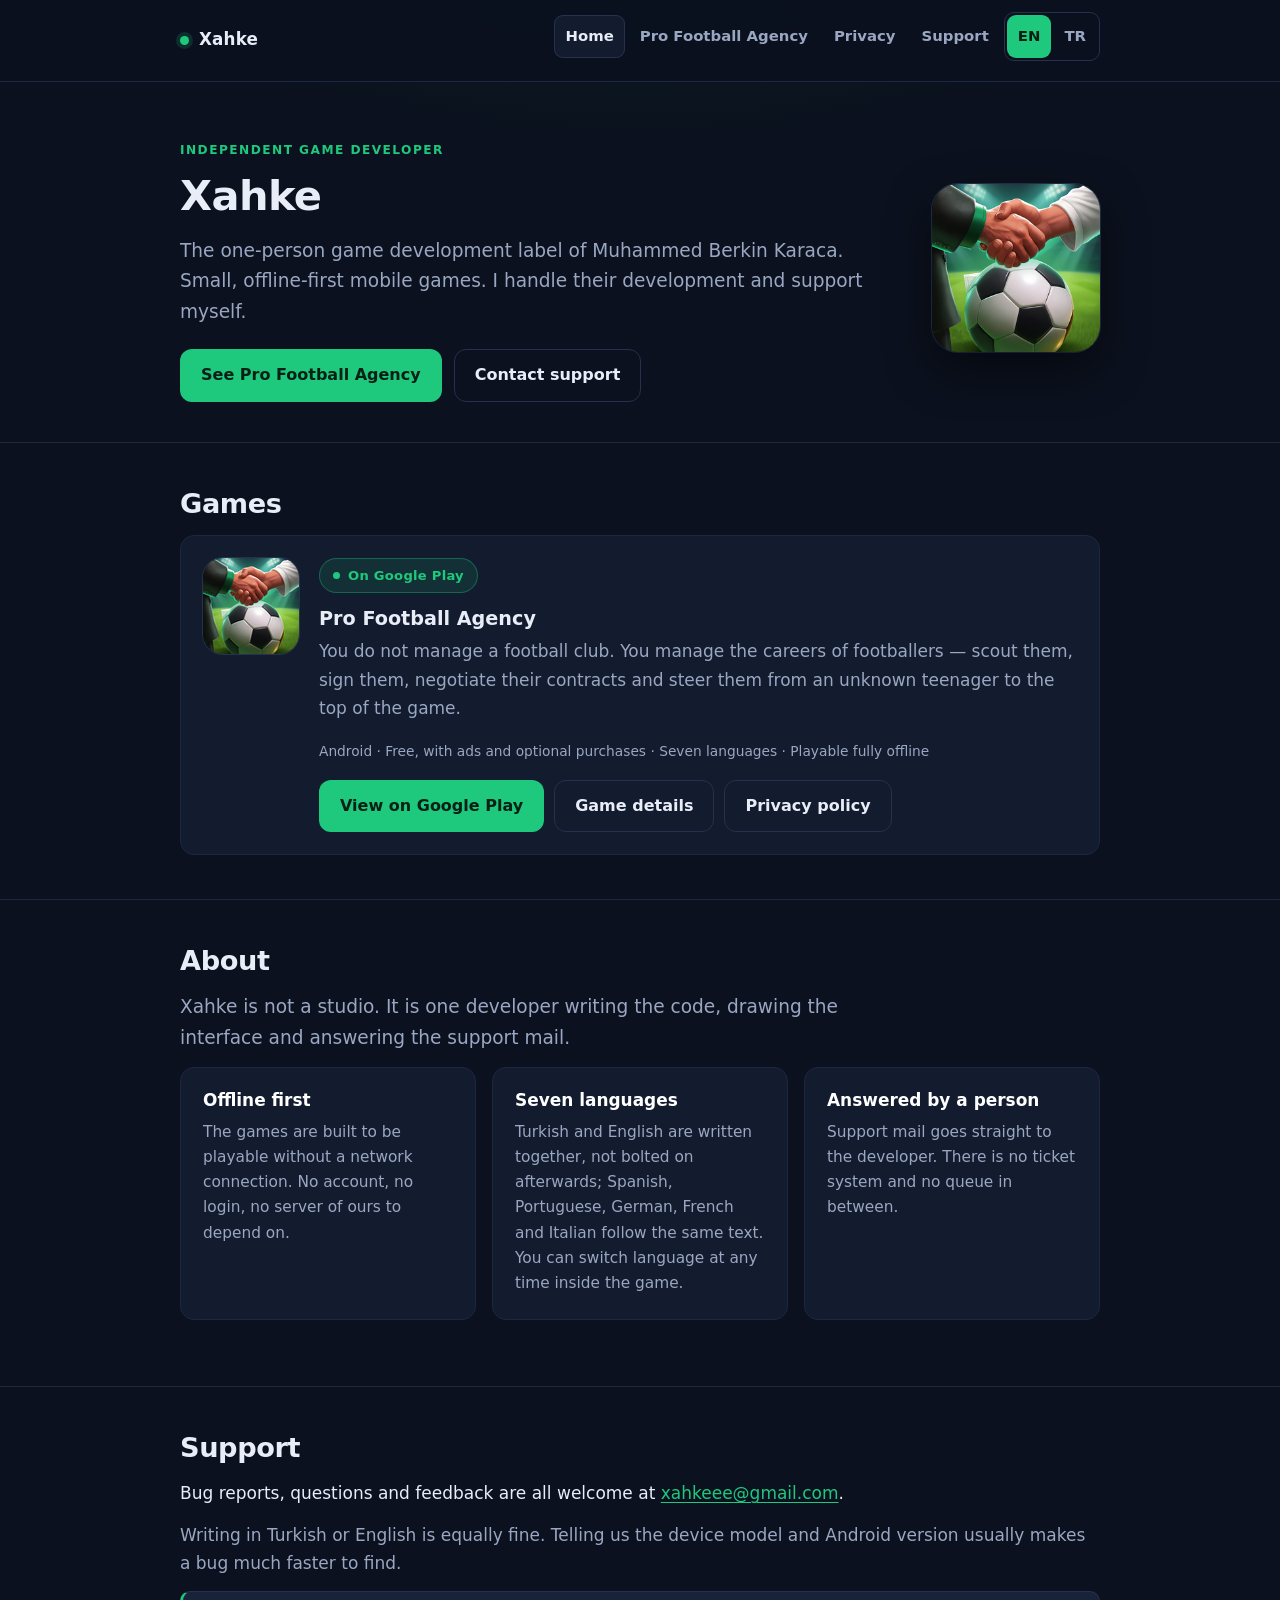
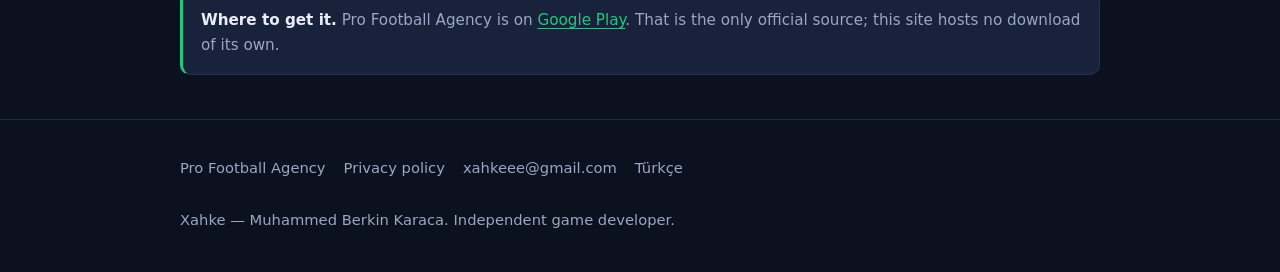
<file: index.html>
<!DOCTYPE html>
<html lang="en">
<head>
<meta charset="utf-8">
<meta name="viewport" content="width=device-width, initial-scale=1, viewport-fit=cover">
<title>Xahke — Independent game developer</title>
<meta name="description" content="Xahke is the independent game development label of Muhammed Berkin Karaca. Maker of Pro Football Agency, a football agent simulation for Android, available on Google Play.">
<meta name="theme-color" content="#0B111E">
<link rel="icon" href="/assets/img/favicon-32.png" sizes="32x32" type="image/png">
<link rel="apple-touch-icon" href="/assets/img/pro-football-agent-icon-96.png">
<link rel="alternate" hreflang="en" href="https://xahke.github.io/">
<link rel="alternate" hreflang="tr" href="https://xahke.github.io/tr/">
<link rel="alternate" hreflang="x-default" href="https://xahke.github.io/">
<link rel="canonical" href="https://xahke.github.io/">
<link rel="stylesheet" href="/assets/css/site.css">
</head>
<body>
<a class="skip" href="#main">Skip to content</a>

<header class="site-head">
  <div class="wrap">
    <a class="brand" href="/"><span class="dot" aria-hidden="true"></span>Xahke</a>
    <nav aria-label="Main">
      <ul>
        <li><a href="/" aria-current="page">Home</a></li>
        <li><a href="/pro-football-agent/">Pro Football Agency</a></li>
        <li><a href="/privacy/pro-football-agent/en.html">Privacy</a></li>
        <li><a href="mailto:xahkeee@gmail.com">Support</a></li>
        <li>
          <span class="lang-switch">
            <a href="/" hreflang="en" aria-current="true">EN</a>
            <a href="/tr/" hreflang="tr" lang="tr">TR</a>
          </span>
        </li>
      </ul>
    </nav>
  </div>
</header>

<main id="main">

  <section class="hero">
    <div class="wrap hero-grid">
      <div>
        <p class="eyebrow">Independent game developer</p>
        <h1>Xahke</h1>
        <p class="lead">The one-person game development label of Muhammed Berkin Karaca. Small, offline-first mobile games. I handle their development and support myself.</p>
        <div class="hero-actions">
          <a class="btn btn-primary" href="/pro-football-agent/">See Pro Football Agency</a>
          <a class="btn btn-ghost" href="mailto:xahkeee@gmail.com">Contact support</a>
        </div>
      </div>
      <img class="hero-art" src="/assets/img/pro-football-agent-icon-256.png" width="256" height="256"
           alt="Pro Football Agency app icon: an agent and a player shaking hands over a football on a floodlit pitch.">
    </div>
  </section>

  <section id="games">
    <div class="wrap">
      <h2>Games</h2>
      <div class="game-card">
        <img src="/assets/img/pro-football-agent-icon-96.png" width="96" height="96"
             alt="Pro Football Agency app icon.">
        <div class="game-body">
          <p><span class="badge">On Google Play</span></p>
          <h3>Pro Football Agency</h3>
          <p class="muted">You do not manage a football club. You manage the careers of footballers — scout them, sign them, negotiate their contracts and steer them from an unknown teenager to the top of the game.</p>
          <p class="muted"><small>Android · Free, with ads and optional purchases · Seven languages · Playable fully offline</small></p>
          <div class="game-actions">
            <a class="btn btn-primary" href="https://play.google.com/store/apps/details?id=com.xahke.profootballagent&amp;hl=en" rel="noopener">View on Google Play</a>
            <a class="btn btn-ghost" href="/pro-football-agent/">Game details</a>
            <a class="btn btn-ghost" href="/privacy/pro-football-agent/en.html">Privacy policy</a>
          </div>
        </div>
      </div>
    </div>
  </section>

  <section id="about">
    <div class="wrap">
      <h2>About</h2>
      <p class="lead">Xahke is not a studio. It is one developer writing the code, drawing the interface and answering the support mail.</p>
      <ul class="cards">
        <li class="card">
          <h3>Offline first</h3>
          <p>The games are built to be playable without a network connection. No account, no login, no server of ours to depend on.</p>
        </li>
        <li class="card">
          <h3>Seven languages</h3>
          <p>Turkish and English are written together, not bolted on afterwards; Spanish, Portuguese, German, French and Italian follow the same text. You can switch language at any time inside the game.</p>
        </li>
        <li class="card">
          <h3>Answered by a person</h3>
          <p>Support mail goes straight to the developer. There is no ticket system and no queue in between.</p>
        </li>
      </ul>
    </div>
  </section>

  <section id="support">
    <div class="wrap">
      <h2>Support</h2>
      <p>Bug reports, questions and feedback are all welcome at
        <a href="mailto:xahkeee@gmail.com">xahkeee@gmail.com</a>.</p>
      <p class="muted">Writing in Turkish or English is equally fine. Telling us the device model and Android version usually makes a bug much faster to find.</p>
      <div class="note">
        <p><strong>Where to get it.</strong> Pro Football Agency is on <a href="https://play.google.com/store/apps/details?id=com.xahke.profootballagent&amp;hl=en" rel="noopener">Google Play</a>. That is the only official source; this site hosts no download of its own.</p>
      </div>
    </div>
  </section>

</main>

<footer class="site-foot">
  <div class="wrap">
    <ul>
      <li><a href="/pro-football-agent/">Pro Football Agency</a></li>
      <li><a href="/privacy/pro-football-agent/en.html">Privacy policy</a></li>
      <li><a href="mailto:xahkeee@gmail.com">xahkeee@gmail.com</a></li>
      <li><a href="/tr/" hreflang="tr" lang="tr">Türkçe</a></li>
    </ul>
    <p>Xahke — Muhammed Berkin Karaca. Independent game developer.</p>
  </div>
</footer>

</body>
</html>
</file>
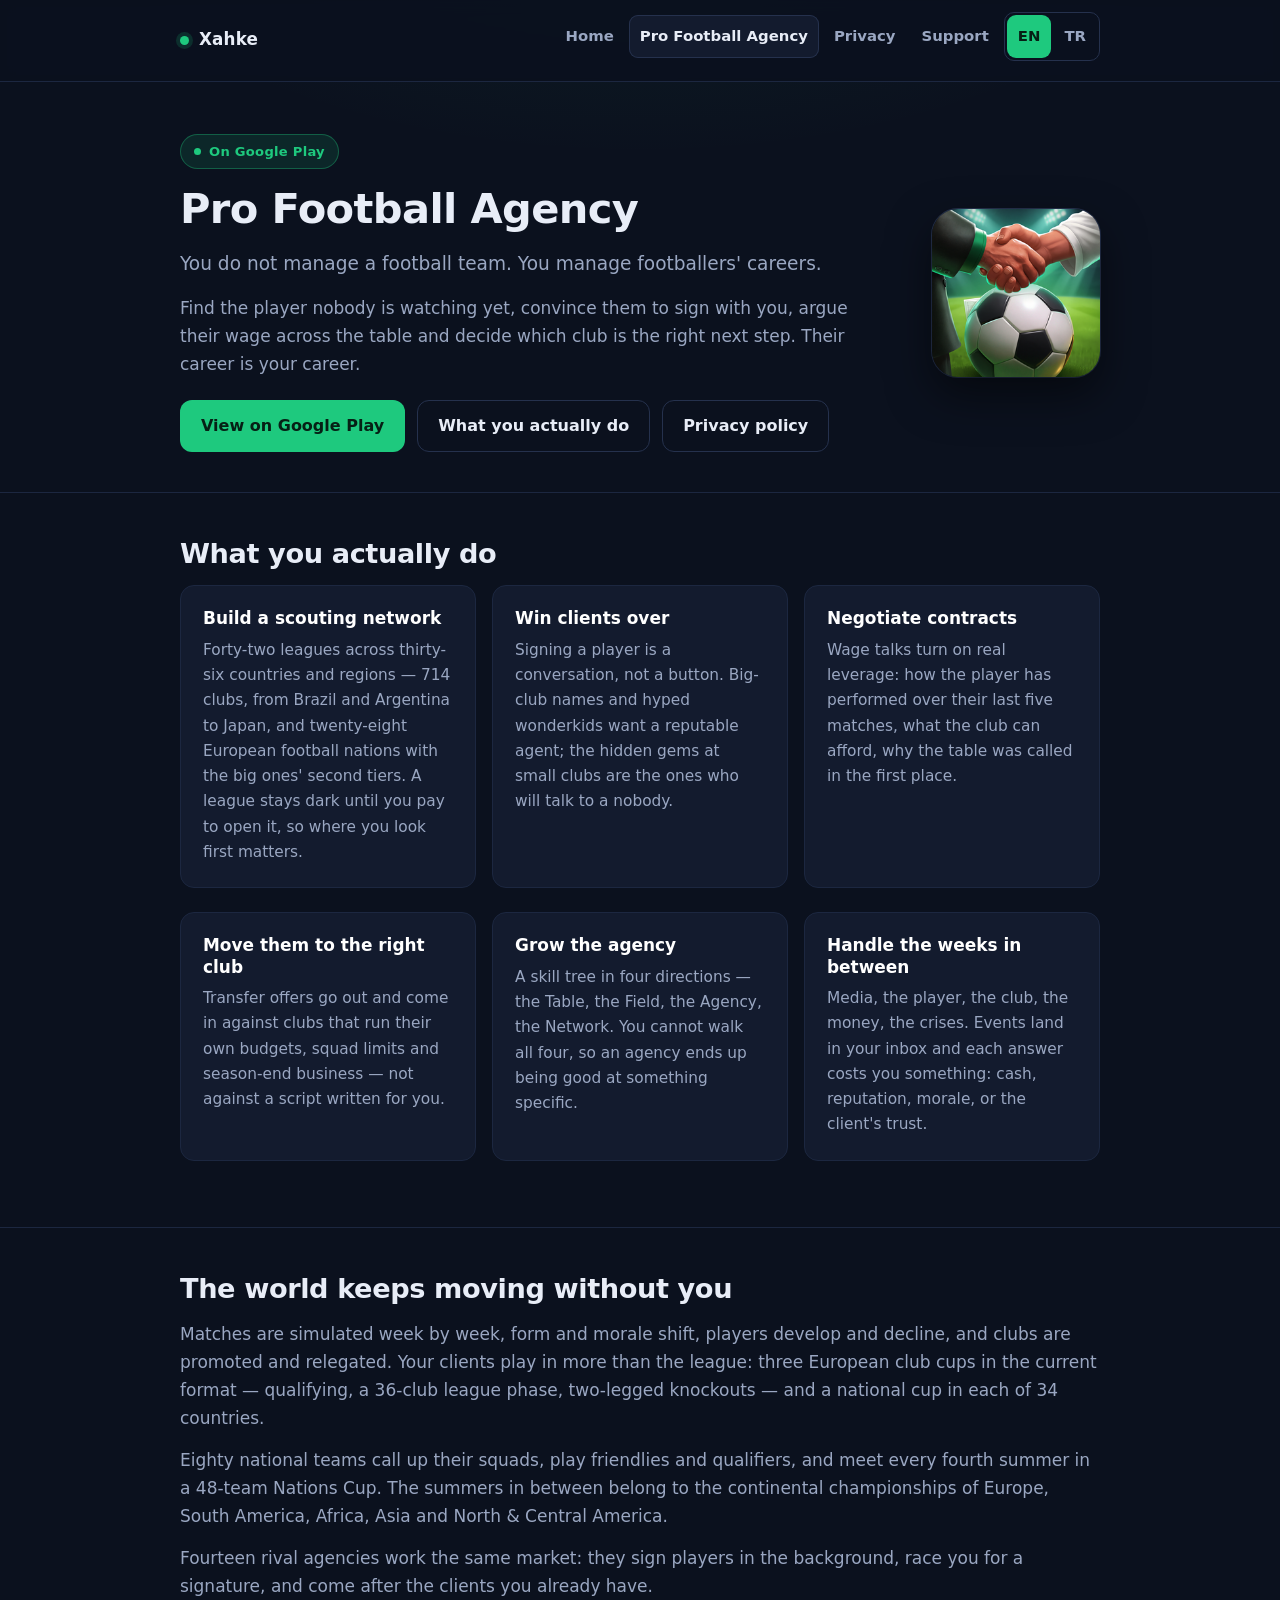
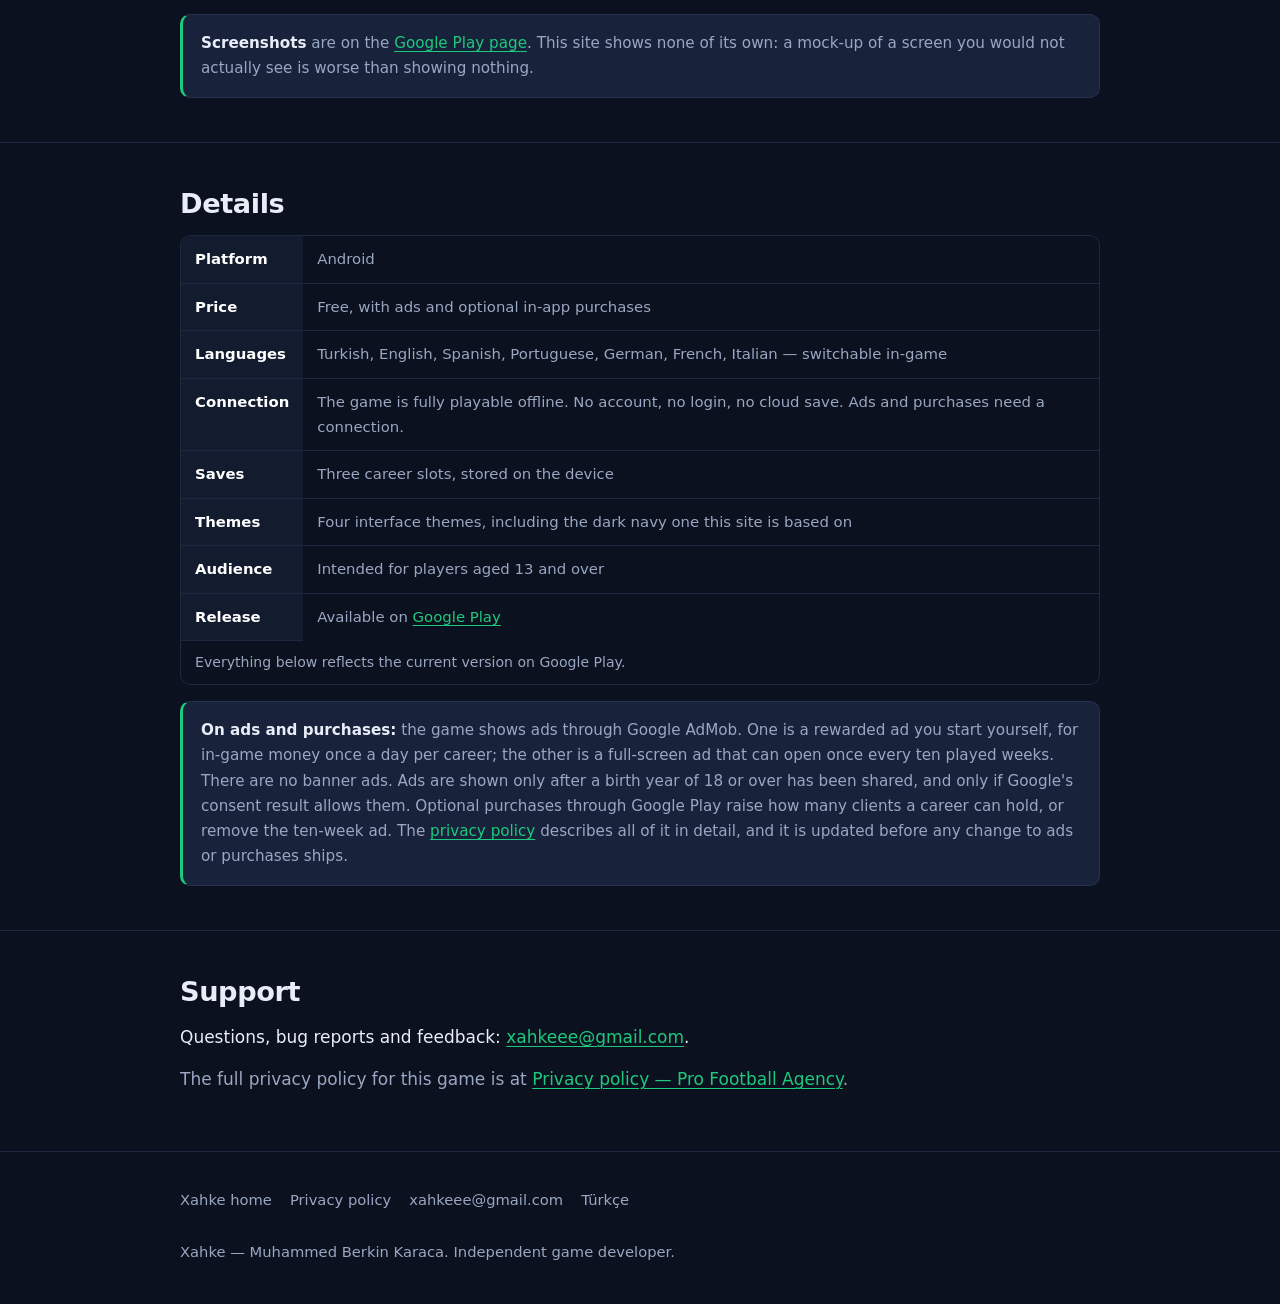
<file: pro-football-agent/index.html>
<!DOCTYPE html>
<html lang="en">
<head>
<meta charset="utf-8">
<meta name="viewport" content="width=device-width, initial-scale=1, viewport-fit=cover">
<title>Pro Football Agency — Xahke</title>
<meta name="description" content="You do not manage a football club — you manage footballers' careers. Scout talent, sign clients, negotiate contracts and build an agency across 42 leagues. Free on Google Play for Android.">
<meta name="theme-color" content="#0B111E">
<link rel="icon" href="/assets/img/favicon-32.png" sizes="32x32" type="image/png">
<link rel="apple-touch-icon" href="/assets/img/pro-football-agent-icon-96.png">
<link rel="alternate" hreflang="en" href="https://xahke.github.io/pro-football-agent/">
<link rel="alternate" hreflang="tr" href="https://xahke.github.io/tr/pro-football-agent/">
<link rel="alternate" hreflang="x-default" href="https://xahke.github.io/pro-football-agent/">
<link rel="canonical" href="https://xahke.github.io/pro-football-agent/">
<link rel="stylesheet" href="/assets/css/site.css">
</head>
<body>
<a class="skip" href="#main">Skip to content</a>

<header class="site-head">
  <div class="wrap">
    <a class="brand" href="/"><span class="dot" aria-hidden="true"></span>Xahke</a>
    <nav aria-label="Main">
      <ul>
        <li><a href="/">Home</a></li>
        <li><a href="/pro-football-agent/" aria-current="page">Pro Football Agency</a></li>
        <li><a href="/privacy/pro-football-agent/en.html">Privacy</a></li>
        <li><a href="mailto:xahkeee@gmail.com">Support</a></li>
        <li>
          <span class="lang-switch">
            <a href="/pro-football-agent/" hreflang="en" aria-current="true">EN</a>
            <a href="/tr/pro-football-agent/" hreflang="tr" lang="tr">TR</a>
          </span>
        </li>
      </ul>
    </nav>
  </div>
</header>

<main id="main">

  <section class="hero">
    <div class="wrap hero-grid">
      <div>
        <p><span class="badge">On Google Play</span></p>
        <h1>Pro Football Agency</h1>
        <p class="lead">You do not manage a football team. You manage footballers' careers.</p>
        <p class="muted">Find the player nobody is watching yet, convince them to sign with you, argue their wage across the table and decide which club is the right next step. Their career is your career.</p>
        <div class="hero-actions">
          <a class="btn btn-primary" href="https://play.google.com/store/apps/details?id=com.xahke.profootballagent&amp;hl=en" rel="noopener">View on Google Play</a>
          <a class="btn btn-ghost" href="#features">What you actually do</a>
          <a class="btn btn-ghost" href="/privacy/pro-football-agent/en.html">Privacy policy</a>
        </div>
      </div>
      <img class="hero-art" src="/assets/img/pro-football-agent-icon-256.png" width="256" height="256"
           alt="Pro Football Agency app icon: an agent and a player shaking hands over a football on a floodlit pitch.">
    </div>
  </section>

  <section id="features">
    <div class="wrap">
      <h2>What you actually do</h2>
      <ul class="cards">
        <li class="card">
          <h3>Build a scouting network</h3>
          <p>Forty-two leagues across thirty-six countries and regions — 714 clubs, from Brazil and Argentina to Japan, and twenty-eight European football nations with the big ones' second tiers. A league stays dark until you pay to open it, so where you look first matters.</p>
        </li>
        <li class="card">
          <h3>Win clients over</h3>
          <p>Signing a player is a conversation, not a button. Big-club names and hyped wonderkids want a reputable agent; the hidden gems at small clubs are the ones who will talk to a nobody.</p>
        </li>
        <li class="card">
          <h3>Negotiate contracts</h3>
          <p>Wage talks turn on real leverage: how the player has performed over their last five matches, what the club can afford, why the table was called in the first place.</p>
        </li>
        <li class="card">
          <h3>Move them to the right club</h3>
          <p>Transfer offers go out and come in against clubs that run their own budgets, squad limits and season-end business — not against a script written for you.</p>
        </li>
        <li class="card">
          <h3>Grow the agency</h3>
          <p>A skill tree in four directions — the Table, the Field, the Agency, the Network. You cannot walk all four, so an agency ends up being good at something specific.</p>
        </li>
        <li class="card">
          <h3>Handle the weeks in between</h3>
          <p>Media, the player, the club, the money, the crises. Events land in your inbox and each answer costs you something: cash, reputation, morale, or the client's trust.</p>
        </li>
      </ul>
    </div>
  </section>

  <section id="world">
    <div class="wrap">
      <h2>The world keeps moving without you</h2>
      <p class="muted">Matches are simulated week by week, form and morale shift, players develop and decline, and clubs are promoted and relegated. Your clients play in more than the league: three European club cups in the current format — qualifying, a 36-club league phase, two-legged knockouts — and a national cup in each of 34 countries.</p>
      <p class="muted">Eighty national teams call up their squads, play friendlies and qualifiers, and meet every fourth summer in a 48-team Nations Cup. The summers in between belong to the continental championships of Europe, South America, Africa, Asia and North &amp; Central America.</p>
      <p class="muted">Fourteen rival agencies work the same market: they sign players in the background, race you for a signature, and come after the clients you already have.</p>
      <div class="note">
        <p><strong>Screenshots</strong> are on the <a href="https://play.google.com/store/apps/details?id=com.xahke.profootballagent&amp;hl=en" rel="noopener">Google Play page</a>. This site shows none of its own: a mock-up of a screen you would not actually see is worse than showing nothing.</p>
      </div>
    </div>
  </section>

  <section id="details">
    <div class="wrap">
      <h2>Details</h2>
      <div class="table-scroll">
        <table>
          <caption class="muted" style="caption-side:bottom;padding:10px 14px;text-align:left;font-size:.88rem">Everything below reflects the current version on Google Play.</caption>
          <tbody>
            <tr><th scope="row">Platform</th><td>Android</td></tr>
            <tr><th scope="row">Price</th><td>Free, with ads and optional in-app purchases</td></tr>
            <tr><th scope="row">Languages</th><td>Turkish, English, Spanish, Portuguese, German, French, Italian — switchable in-game</td></tr>
            <tr><th scope="row">Connection</th><td>The game is fully playable offline. No account, no login, no cloud save. Ads and purchases need a connection.</td></tr>
            <tr><th scope="row">Saves</th><td>Three career slots, stored on the device</td></tr>
            <tr><th scope="row">Themes</th><td>Four interface themes, including the dark navy one this site is based on</td></tr>
            <tr><th scope="row">Audience</th><td>Intended for players aged 13 and over</td></tr>
            <tr><th scope="row">Release</th><td>Available on <a href="https://play.google.com/store/apps/details?id=com.xahke.profootballagent&amp;hl=en" rel="noopener">Google Play</a></td></tr>
          </tbody>
        </table>
      </div>
      <div class="note">
        <p><strong>On ads and purchases:</strong> the game shows ads through Google AdMob. One is a rewarded ad you start yourself, for in-game money once a day per career; the other is a full-screen ad that can open once every ten played weeks. There are no banner ads. Ads are shown only after a birth year of 18 or over has been shared, and only if Google's consent result allows them. Optional purchases through Google Play raise how many clients a career can hold, or remove the ten-week ad. The <a href="/privacy/pro-football-agent/en.html">privacy policy</a> describes all of it in detail, and it is updated before any change to ads or purchases ships.</p>
      </div>
    </div>
  </section>

  <section id="support">
    <div class="wrap">
      <h2>Support</h2>
      <p>Questions, bug reports and feedback: <a href="mailto:xahkeee@gmail.com">xahkeee@gmail.com</a>.</p>
      <p class="muted">The full privacy policy for this game is at
        <a href="/privacy/pro-football-agent/en.html">Privacy policy — Pro Football Agency</a>.</p>
    </div>
  </section>

</main>

<footer class="site-foot">
  <div class="wrap">
    <ul>
      <li><a href="/">Xahke home</a></li>
      <li><a href="/privacy/pro-football-agent/en.html">Privacy policy</a></li>
      <li><a href="mailto:xahkeee@gmail.com">xahkeee@gmail.com</a></li>
      <li><a href="/tr/pro-football-agent/" hreflang="tr" lang="tr">Türkçe</a></li>
    </ul>
    <p>Xahke — Muhammed Berkin Karaca. Independent game developer.</p>
  </div>
</footer>

</body>
</html>
</file>
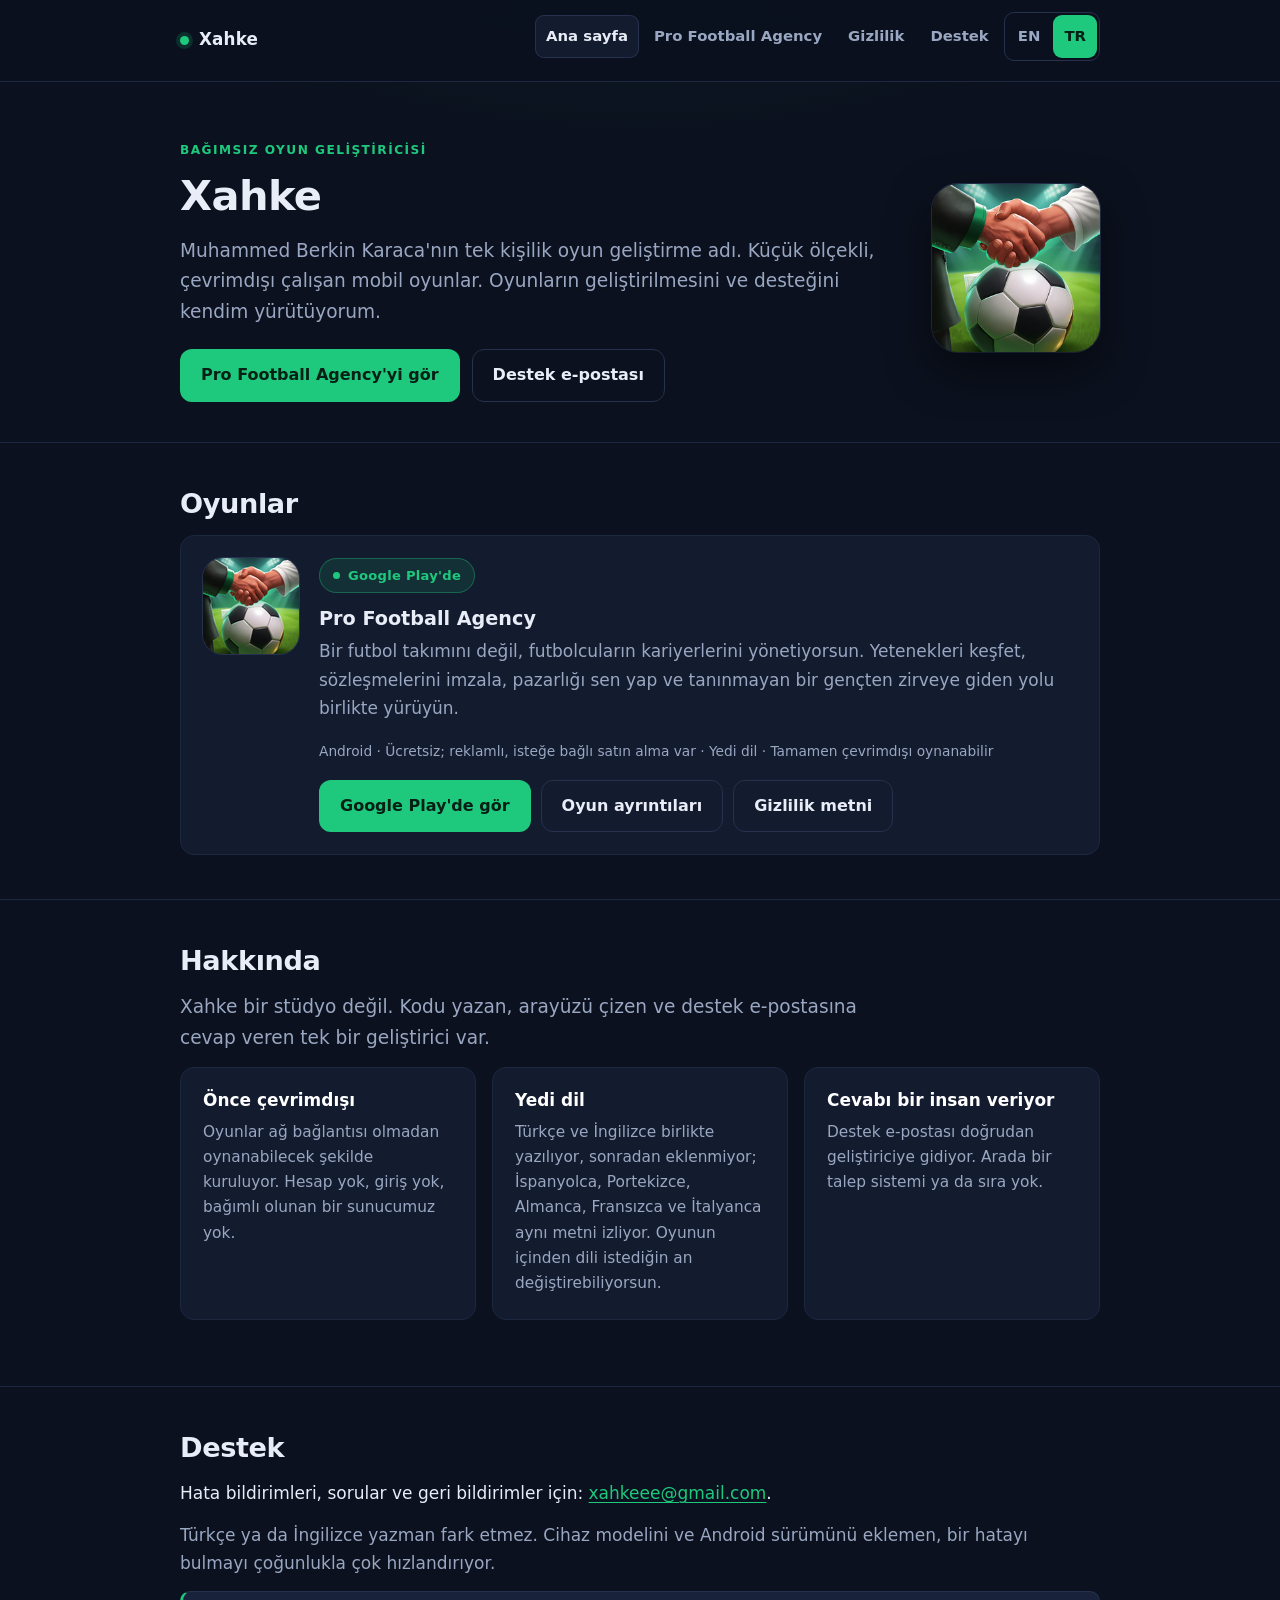
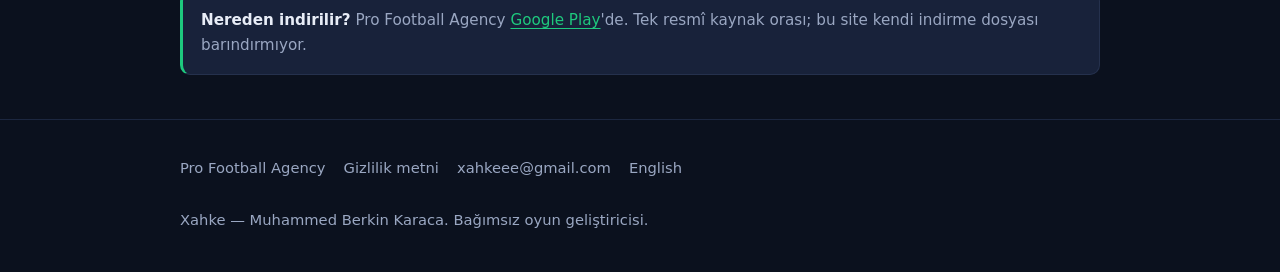
<file: tr/index.html>
<!DOCTYPE html>
<html lang="tr">
<head>
<meta charset="utf-8">
<meta name="viewport" content="width=device-width, initial-scale=1, viewport-fit=cover">
<title>Xahke — Bağımsız oyun geliştiricisi</title>
<meta name="description" content="Xahke, Muhammed Berkin Karaca'nın bağımsız oyun geliştirme adı. Android için bir futbol menajerliği simülasyonu olan Pro Football Agency Google Play'de yayında.">
<meta name="theme-color" content="#0B111E">
<link rel="icon" href="/assets/img/favicon-32.png" sizes="32x32" type="image/png">
<link rel="apple-touch-icon" href="/assets/img/pro-football-agent-icon-96.png">
<link rel="alternate" hreflang="tr" href="https://xahke.github.io/tr/">
<link rel="alternate" hreflang="en" href="https://xahke.github.io/">
<link rel="alternate" hreflang="x-default" href="https://xahke.github.io/">
<link rel="canonical" href="https://xahke.github.io/tr/">
<link rel="stylesheet" href="/assets/css/site.css">
</head>
<body>
<a class="skip" href="#main">İçeriğe geç</a>

<header class="site-head">
  <div class="wrap">
    <a class="brand" href="/tr/"><span class="dot" aria-hidden="true"></span>Xahke</a>
    <nav aria-label="Ana menü">
      <ul>
        <li><a href="/tr/" aria-current="page">Ana sayfa</a></li>
        <li><a href="/tr/pro-football-agent/">Pro Football Agency</a></li>
        <li><a href="/privacy/pro-football-agent/tr.html">Gizlilik</a></li>
        <li><a href="mailto:xahkeee@gmail.com">Destek</a></li>
        <li>
          <span class="lang-switch">
            <a href="/" hreflang="en" lang="en">EN</a>
            <a href="/tr/" hreflang="tr" aria-current="true">TR</a>
          </span>
        </li>
      </ul>
    </nav>
  </div>
</header>

<main id="main">

  <section class="hero">
    <div class="wrap hero-grid">
      <div>
        <p class="eyebrow">Bağımsız oyun geliştiricisi</p>
        <h1>Xahke</h1>
        <p class="lead">Muhammed Berkin Karaca'nın tek kişilik oyun geliştirme adı. Küçük ölçekli, çevrimdışı çalışan mobil oyunlar. Oyunların geliştirilmesini ve desteğini kendim yürütüyorum.</p>
        <div class="hero-actions">
          <a class="btn btn-primary" href="/tr/pro-football-agent/">Pro Football Agency'yi gör</a>
          <a class="btn btn-ghost" href="mailto:xahkeee@gmail.com">Destek e-postası</a>
        </div>
      </div>
      <img class="hero-art" src="/assets/img/pro-football-agent-icon-256.png" width="256" height="256"
           alt="Pro Football Agency uygulama ikonu: ışıklandırılmış bir sahada, futbol topunun üzerinde el sıkışan bir menajer ve bir oyuncu.">
    </div>
  </section>

  <section id="oyunlar">
    <div class="wrap">
      <h2>Oyunlar</h2>
      <div class="game-card">
        <img src="/assets/img/pro-football-agent-icon-96.png" width="96" height="96"
             alt="Pro Football Agency uygulama ikonu.">
        <div class="game-body">
          <p><span class="badge">Google Play'de</span></p>
          <h3>Pro Football Agency</h3>
          <p class="muted">Bir futbol takımını değil, futbolcuların kariyerlerini yönetiyorsun. Yetenekleri keşfet, sözleşmelerini imzala, pazarlığı sen yap ve tanınmayan bir gençten zirveye giden yolu birlikte yürüyün.</p>
          <p class="muted"><small>Android · Ücretsiz; reklamlı, isteğe bağlı satın alma var · Yedi dil · Tamamen çevrimdışı oynanabilir</small></p>
          <div class="game-actions">
            <a class="btn btn-primary" href="https://play.google.com/store/apps/details?id=com.xahke.profootballagent&amp;hl=tr" rel="noopener">Google Play'de gör</a>
            <a class="btn btn-ghost" href="/tr/pro-football-agent/">Oyun ayrıntıları</a>
            <a class="btn btn-ghost" href="/privacy/pro-football-agent/tr.html">Gizlilik metni</a>
          </div>
        </div>
      </div>
    </div>
  </section>

  <section id="hakkinda">
    <div class="wrap">
      <h2>Hakkında</h2>
      <p class="lead">Xahke bir stüdyo değil. Kodu yazan, arayüzü çizen ve destek e-postasına cevap veren tek bir geliştirici var.</p>
      <ul class="cards">
        <li class="card">
          <h3>Önce çevrimdışı</h3>
          <p>Oyunlar ağ bağlantısı olmadan oynanabilecek şekilde kuruluyor. Hesap yok, giriş yok, bağımlı olunan bir sunucumuz yok.</p>
        </li>
        <li class="card">
          <h3>Yedi dil</h3>
          <p>Türkçe ve İngilizce birlikte yazılıyor, sonradan eklenmiyor; İspanyolca, Portekizce, Almanca, Fransızca ve İtalyanca aynı metni izliyor. Oyunun içinden dili istediğin an değiştirebiliyorsun.</p>
        </li>
        <li class="card">
          <h3>Cevabı bir insan veriyor</h3>
          <p>Destek e-postası doğrudan geliştiriciye gidiyor. Arada bir talep sistemi ya da sıra yok.</p>
        </li>
      </ul>
    </div>
  </section>

  <section id="destek">
    <div class="wrap">
      <h2>Destek</h2>
      <p>Hata bildirimleri, sorular ve geri bildirimler için:
        <a href="mailto:xahkeee@gmail.com">xahkeee@gmail.com</a>.</p>
      <p class="muted">Türkçe ya da İngilizce yazman fark etmez. Cihaz modelini ve Android sürümünü eklemen, bir hatayı bulmayı çoğunlukla çok hızlandırıyor.</p>
      <div class="note">
        <p><strong>Nereden indirilir?</strong> Pro Football Agency <a href="https://play.google.com/store/apps/details?id=com.xahke.profootballagent&amp;hl=tr" rel="noopener">Google Play</a>'de. Tek resmî kaynak orası; bu site kendi indirme dosyası barındırmıyor.</p>
      </div>
    </div>
  </section>

</main>

<footer class="site-foot">
  <div class="wrap">
    <ul>
      <li><a href="/tr/pro-football-agent/">Pro Football Agency</a></li>
      <li><a href="/privacy/pro-football-agent/tr.html">Gizlilik metni</a></li>
      <li><a href="mailto:xahkeee@gmail.com">xahkeee@gmail.com</a></li>
      <li><a href="/" hreflang="en" lang="en">English</a></li>
    </ul>
    <p>Xahke — Muhammed Berkin Karaca. Bağımsız oyun geliştiricisi.</p>
  </div>
</footer>

</body>
</html>
</file>
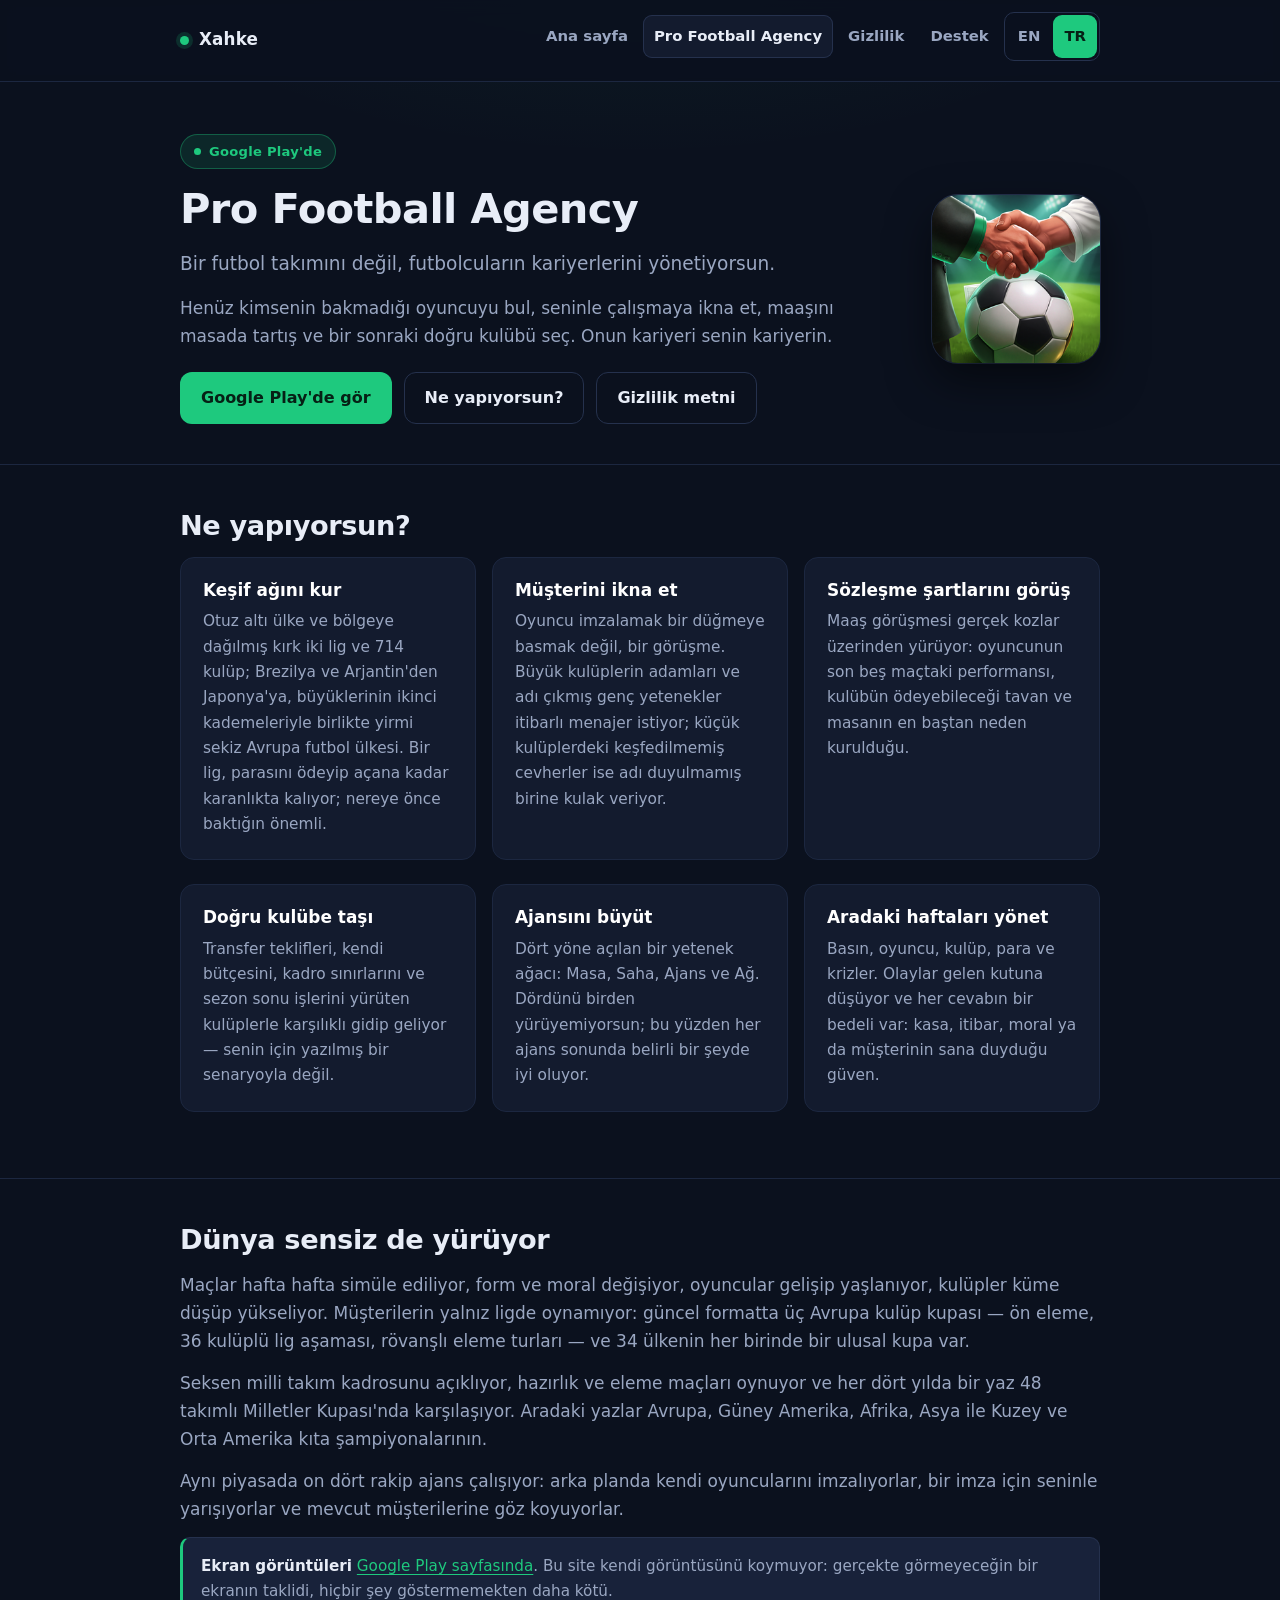
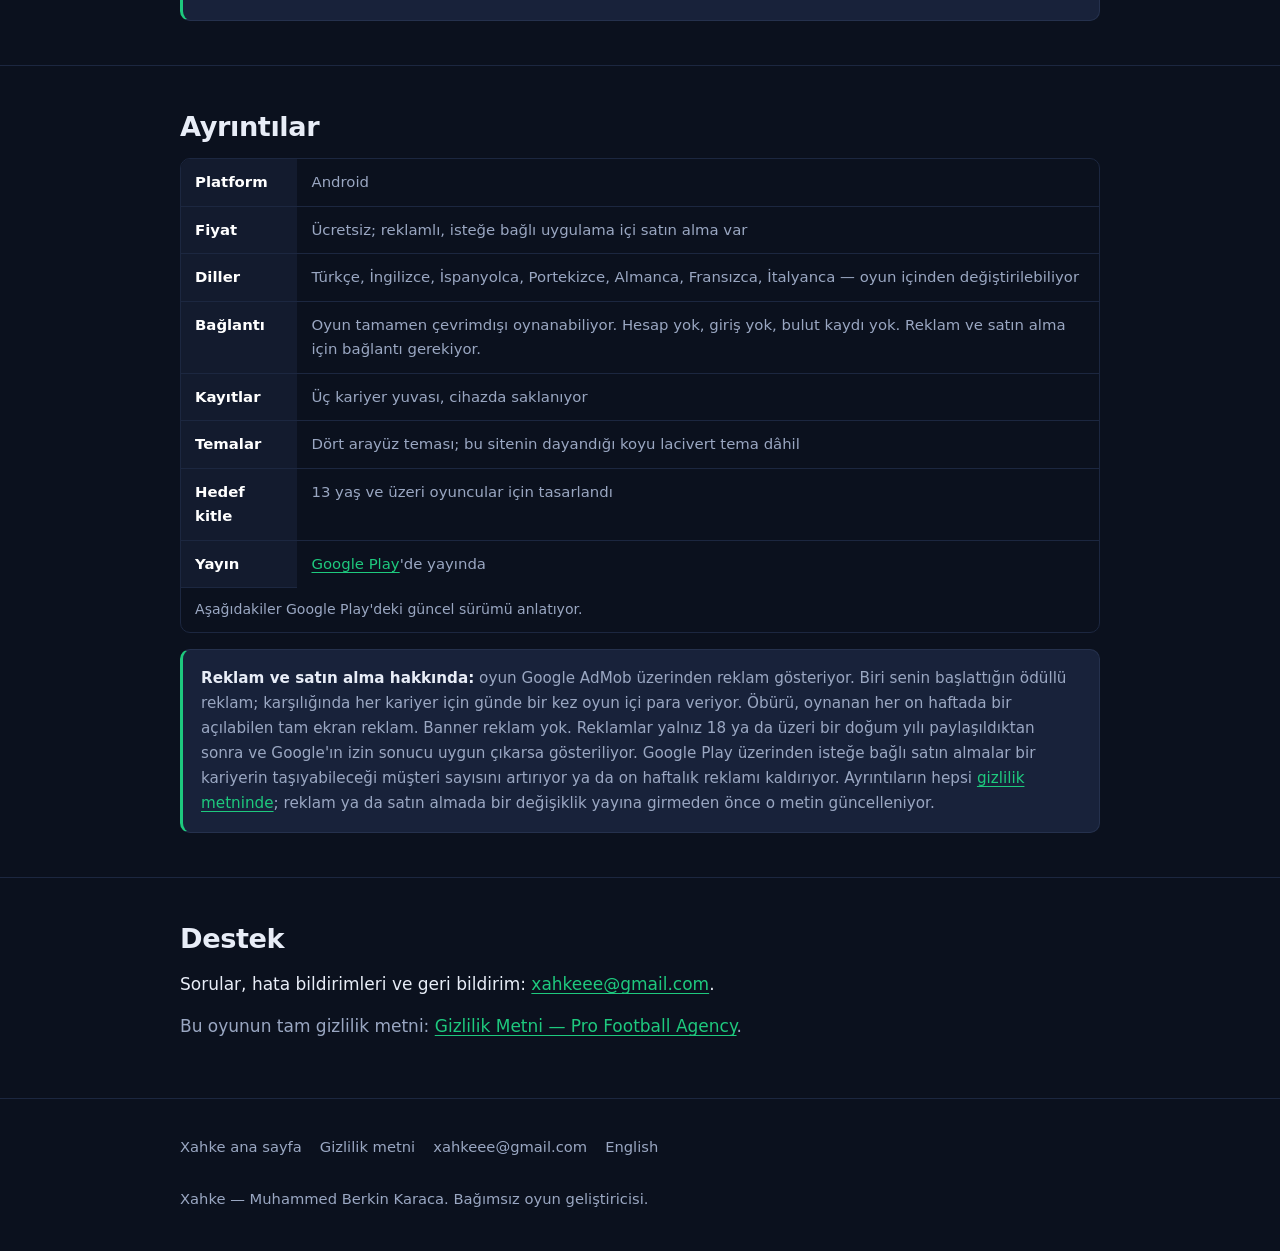
<file: tr/pro-football-agent/index.html>
<!DOCTYPE html>
<html lang="tr">
<head>
<meta charset="utf-8">
<meta name="viewport" content="width=device-width, initial-scale=1, viewport-fit=cover">
<title>Pro Football Agency — Xahke</title>
<meta name="description" content="Bir futbol takımını değil, futbolcuların kariyerlerini yönet. Yetenek keşfet, müşteri imzala, sözleşme pazarlığı yap, 42 ligde ajansını büyüt. Android için Google Play'de ücretsiz.">
<meta name="theme-color" content="#0B111E">
<link rel="icon" href="/assets/img/favicon-32.png" sizes="32x32" type="image/png">
<link rel="apple-touch-icon" href="/assets/img/pro-football-agent-icon-96.png">
<link rel="alternate" hreflang="tr" href="https://xahke.github.io/tr/pro-football-agent/">
<link rel="alternate" hreflang="en" href="https://xahke.github.io/pro-football-agent/">
<link rel="alternate" hreflang="x-default" href="https://xahke.github.io/pro-football-agent/">
<link rel="canonical" href="https://xahke.github.io/tr/pro-football-agent/">
<link rel="stylesheet" href="/assets/css/site.css">
</head>
<body>
<a class="skip" href="#main">İçeriğe geç</a>

<header class="site-head">
  <div class="wrap">
    <a class="brand" href="/tr/"><span class="dot" aria-hidden="true"></span>Xahke</a>
    <nav aria-label="Ana menü">
      <ul>
        <li><a href="/tr/">Ana sayfa</a></li>
        <li><a href="/tr/pro-football-agent/" aria-current="page">Pro Football Agency</a></li>
        <li><a href="/privacy/pro-football-agent/tr.html">Gizlilik</a></li>
        <li><a href="mailto:xahkeee@gmail.com">Destek</a></li>
        <li>
          <span class="lang-switch">
            <a href="/pro-football-agent/" hreflang="en" lang="en">EN</a>
            <a href="/tr/pro-football-agent/" hreflang="tr" aria-current="true">TR</a>
          </span>
        </li>
      </ul>
    </nav>
  </div>
</header>

<main id="main">

  <section class="hero">
    <div class="wrap hero-grid">
      <div>
        <p><span class="badge">Google Play'de</span></p>
        <h1>Pro Football Agency</h1>
        <p class="lead">Bir futbol takımını değil, futbolcuların kariyerlerini yönetiyorsun.</p>
        <p class="muted">Henüz kimsenin bakmadığı oyuncuyu bul, seninle çalışmaya ikna et, maaşını masada tartış ve bir sonraki doğru kulübü seç. Onun kariyeri senin kariyerin.</p>
        <div class="hero-actions">
          <a class="btn btn-primary" href="https://play.google.com/store/apps/details?id=com.xahke.profootballagent&amp;hl=tr" rel="noopener">Google Play'de gör</a>
          <a class="btn btn-ghost" href="#neler-yapiyorsun">Ne yapıyorsun?</a>
          <a class="btn btn-ghost" href="/privacy/pro-football-agent/tr.html">Gizlilik metni</a>
        </div>
      </div>
      <img class="hero-art" src="/assets/img/pro-football-agent-icon-256.png" width="256" height="256"
           alt="Pro Football Agency uygulama ikonu: ışıklandırılmış bir sahada, futbol topunun üzerinde el sıkışan bir menajer ve bir oyuncu.">
    </div>
  </section>

  <section id="neler-yapiyorsun">
    <div class="wrap">
      <h2>Ne yapıyorsun?</h2>
      <ul class="cards">
        <li class="card">
          <h3>Keşif ağını kur</h3>
          <p>Otuz altı ülke ve bölgeye dağılmış kırk iki lig ve 714 kulüp; Brezilya ve Arjantin'den Japonya'ya, büyüklerinin ikinci kademeleriyle birlikte yirmi sekiz Avrupa futbol ülkesi. Bir lig, parasını ödeyip açana kadar karanlıkta kalıyor; nereye önce baktığın önemli.</p>
        </li>
        <li class="card">
          <h3>Müşterini ikna et</h3>
          <p>Oyuncu imzalamak bir düğmeye basmak değil, bir görüşme. Büyük kulüplerin adamları ve adı çıkmış genç yetenekler itibarlı menajer istiyor; küçük kulüplerdeki keşfedilmemiş cevherler ise adı duyulmamış birine kulak veriyor.</p>
        </li>
        <li class="card">
          <h3>Sözleşme şartlarını görüş</h3>
          <p>Maaş görüşmesi gerçek kozlar üzerinden yürüyor: oyuncunun son beş maçtaki performansı, kulübün ödeyebileceği tavan ve masanın en baştan neden kurulduğu.</p>
        </li>
        <li class="card">
          <h3>Doğru kulübe taşı</h3>
          <p>Transfer teklifleri, kendi bütçesini, kadro sınırlarını ve sezon sonu işlerini yürüten kulüplerle karşılıklı gidip geliyor — senin için yazılmış bir senaryoyla değil.</p>
        </li>
        <li class="card">
          <h3>Ajansını büyüt</h3>
          <p>Dört yöne açılan bir yetenek ağacı: Masa, Saha, Ajans ve Ağ. Dördünü birden yürüyemiyorsun; bu yüzden her ajans sonunda belirli bir şeyde iyi oluyor.</p>
        </li>
        <li class="card">
          <h3>Aradaki haftaları yönet</h3>
          <p>Basın, oyuncu, kulüp, para ve krizler. Olaylar gelen kutuna düşüyor ve her cevabın bir bedeli var: kasa, itibar, moral ya da müşterinin sana duyduğu güven.</p>
        </li>
      </ul>
    </div>
  </section>

  <section id="dunya">
    <div class="wrap">
      <h2>Dünya sensiz de yürüyor</h2>
      <p class="muted">Maçlar hafta hafta simüle ediliyor, form ve moral değişiyor, oyuncular gelişip yaşlanıyor, kulüpler küme düşüp yükseliyor. Müşterilerin yalnız ligde oynamıyor: güncel formatta üç Avrupa kulüp kupası — ön eleme, 36 kulüplü lig aşaması, rövanşlı eleme turları — ve 34 ülkenin her birinde bir ulusal kupa var.</p>
      <p class="muted">Seksen milli takım kadrosunu açıklıyor, hazırlık ve eleme maçları oynuyor ve her dört yılda bir yaz 48 takımlı Milletler Kupası'nda karşılaşıyor. Aradaki yazlar Avrupa, Güney Amerika, Afrika, Asya ile Kuzey ve Orta Amerika kıta şampiyonalarının.</p>
      <p class="muted">Aynı piyasada on dört rakip ajans çalışıyor: arka planda kendi oyuncularını imzalıyorlar, bir imza için seninle yarışıyorlar ve mevcut müşterilerine göz koyuyorlar.</p>
      <div class="note">
        <p><strong>Ekran görüntüleri</strong> <a href="https://play.google.com/store/apps/details?id=com.xahke.profootballagent&amp;hl=tr" rel="noopener">Google Play sayfasında</a>. Bu site kendi görüntüsünü koymuyor: gerçekte görmeyeceğin bir ekranın taklidi, hiçbir şey göstermemekten daha kötü.</p>
      </div>
    </div>
  </section>

  <section id="ayrintilar">
    <div class="wrap">
      <h2>Ayrıntılar</h2>
      <div class="table-scroll">
        <table>
          <caption class="muted" style="caption-side:bottom;padding:10px 14px;text-align:left;font-size:.88rem">Aşağıdakiler Google Play'deki güncel sürümü anlatıyor.</caption>
          <tbody>
            <tr><th scope="row">Platform</th><td>Android</td></tr>
            <tr><th scope="row">Fiyat</th><td>Ücretsiz; reklamlı, isteğe bağlı uygulama içi satın alma var</td></tr>
            <tr><th scope="row">Diller</th><td>Türkçe, İngilizce, İspanyolca, Portekizce, Almanca, Fransızca, İtalyanca — oyun içinden değiştirilebiliyor</td></tr>
            <tr><th scope="row">Bağlantı</th><td>Oyun tamamen çevrimdışı oynanabiliyor. Hesap yok, giriş yok, bulut kaydı yok. Reklam ve satın alma için bağlantı gerekiyor.</td></tr>
            <tr><th scope="row">Kayıtlar</th><td>Üç kariyer yuvası, cihazda saklanıyor</td></tr>
            <tr><th scope="row">Temalar</th><td>Dört arayüz teması; bu sitenin dayandığı koyu lacivert tema dâhil</td></tr>
            <tr><th scope="row">Hedef kitle</th><td>13 yaş ve üzeri oyuncular için tasarlandı</td></tr>
            <tr><th scope="row">Yayın</th><td><a href="https://play.google.com/store/apps/details?id=com.xahke.profootballagent&amp;hl=tr" rel="noopener">Google Play</a>'de yayında</td></tr>
          </tbody>
        </table>
      </div>
      <div class="note">
        <p><strong>Reklam ve satın alma hakkında:</strong> oyun Google AdMob üzerinden reklam gösteriyor. Biri senin başlattığın ödüllü reklam; karşılığında her kariyer için günde bir kez oyun içi para veriyor. Öbürü, oynanan her on haftada bir açılabilen tam ekran reklam. Banner reklam yok. Reklamlar yalnız 18 ya da üzeri bir doğum yılı paylaşıldıktan sonra ve Google'ın izin sonucu uygun çıkarsa gösteriliyor. Google Play üzerinden isteğe bağlı satın almalar bir kariyerin taşıyabileceği müşteri sayısını artırıyor ya da on haftalık reklamı kaldırıyor. Ayrıntıların hepsi <a href="/privacy/pro-football-agent/tr.html">gizlilik metninde</a>; reklam ya da satın almada bir değişiklik yayına girmeden önce o metin güncelleniyor.</p>
      </div>
    </div>
  </section>

  <section id="destek">
    <div class="wrap">
      <h2>Destek</h2>
      <p>Sorular, hata bildirimleri ve geri bildirim: <a href="mailto:xahkeee@gmail.com">xahkeee@gmail.com</a>.</p>
      <p class="muted">Bu oyunun tam gizlilik metni:
        <a href="/privacy/pro-football-agent/tr.html">Gizlilik Metni — Pro Football Agency</a>.</p>
    </div>
  </section>

</main>

<footer class="site-foot">
  <div class="wrap">
    <ul>
      <li><a href="/tr/">Xahke ana sayfa</a></li>
      <li><a href="/privacy/pro-football-agent/tr.html">Gizlilik metni</a></li>
      <li><a href="mailto:xahkeee@gmail.com">xahkeee@gmail.com</a></li>
      <li><a href="/pro-football-agent/" hreflang="en" lang="en">English</a></li>
    </ul>
    <p>Xahke — Muhammed Berkin Karaca. Bağımsız oyun geliştiricisi.</p>
  </div>
</footer>

</body>
</html>
</file>
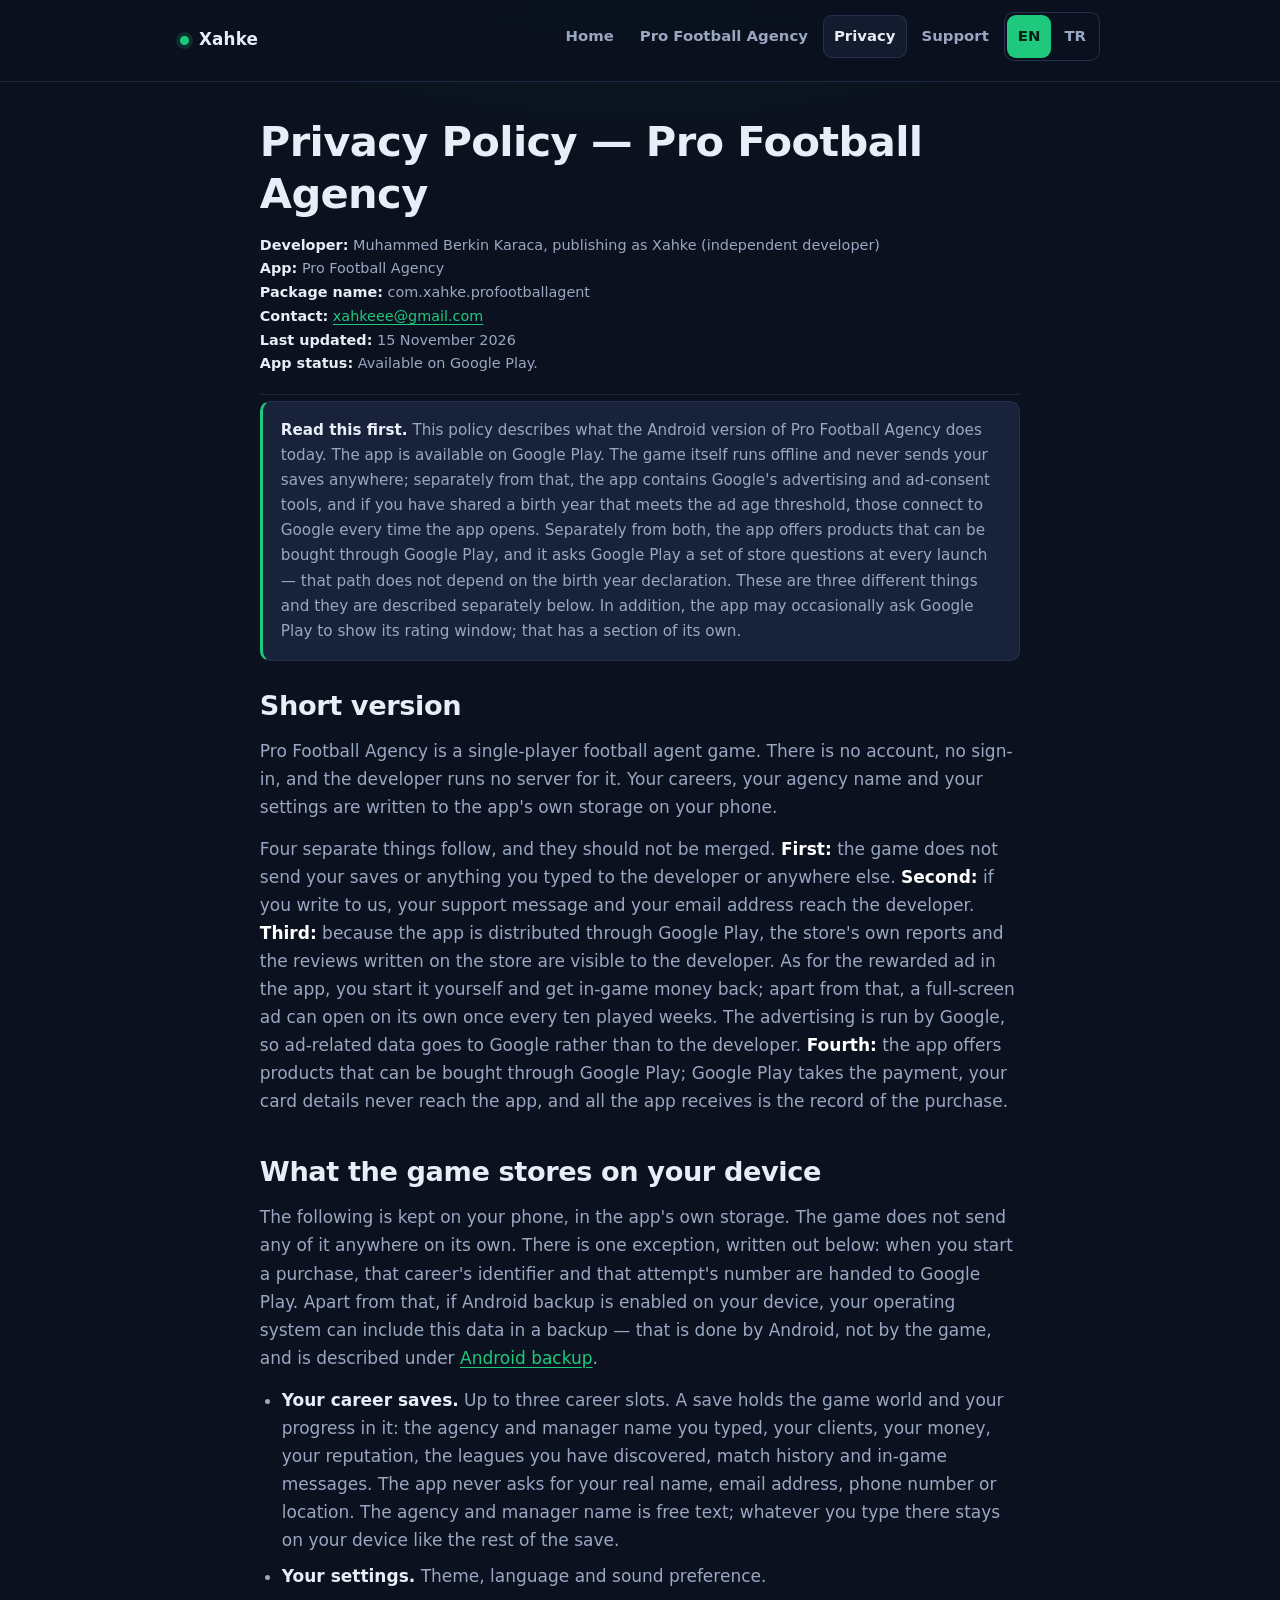
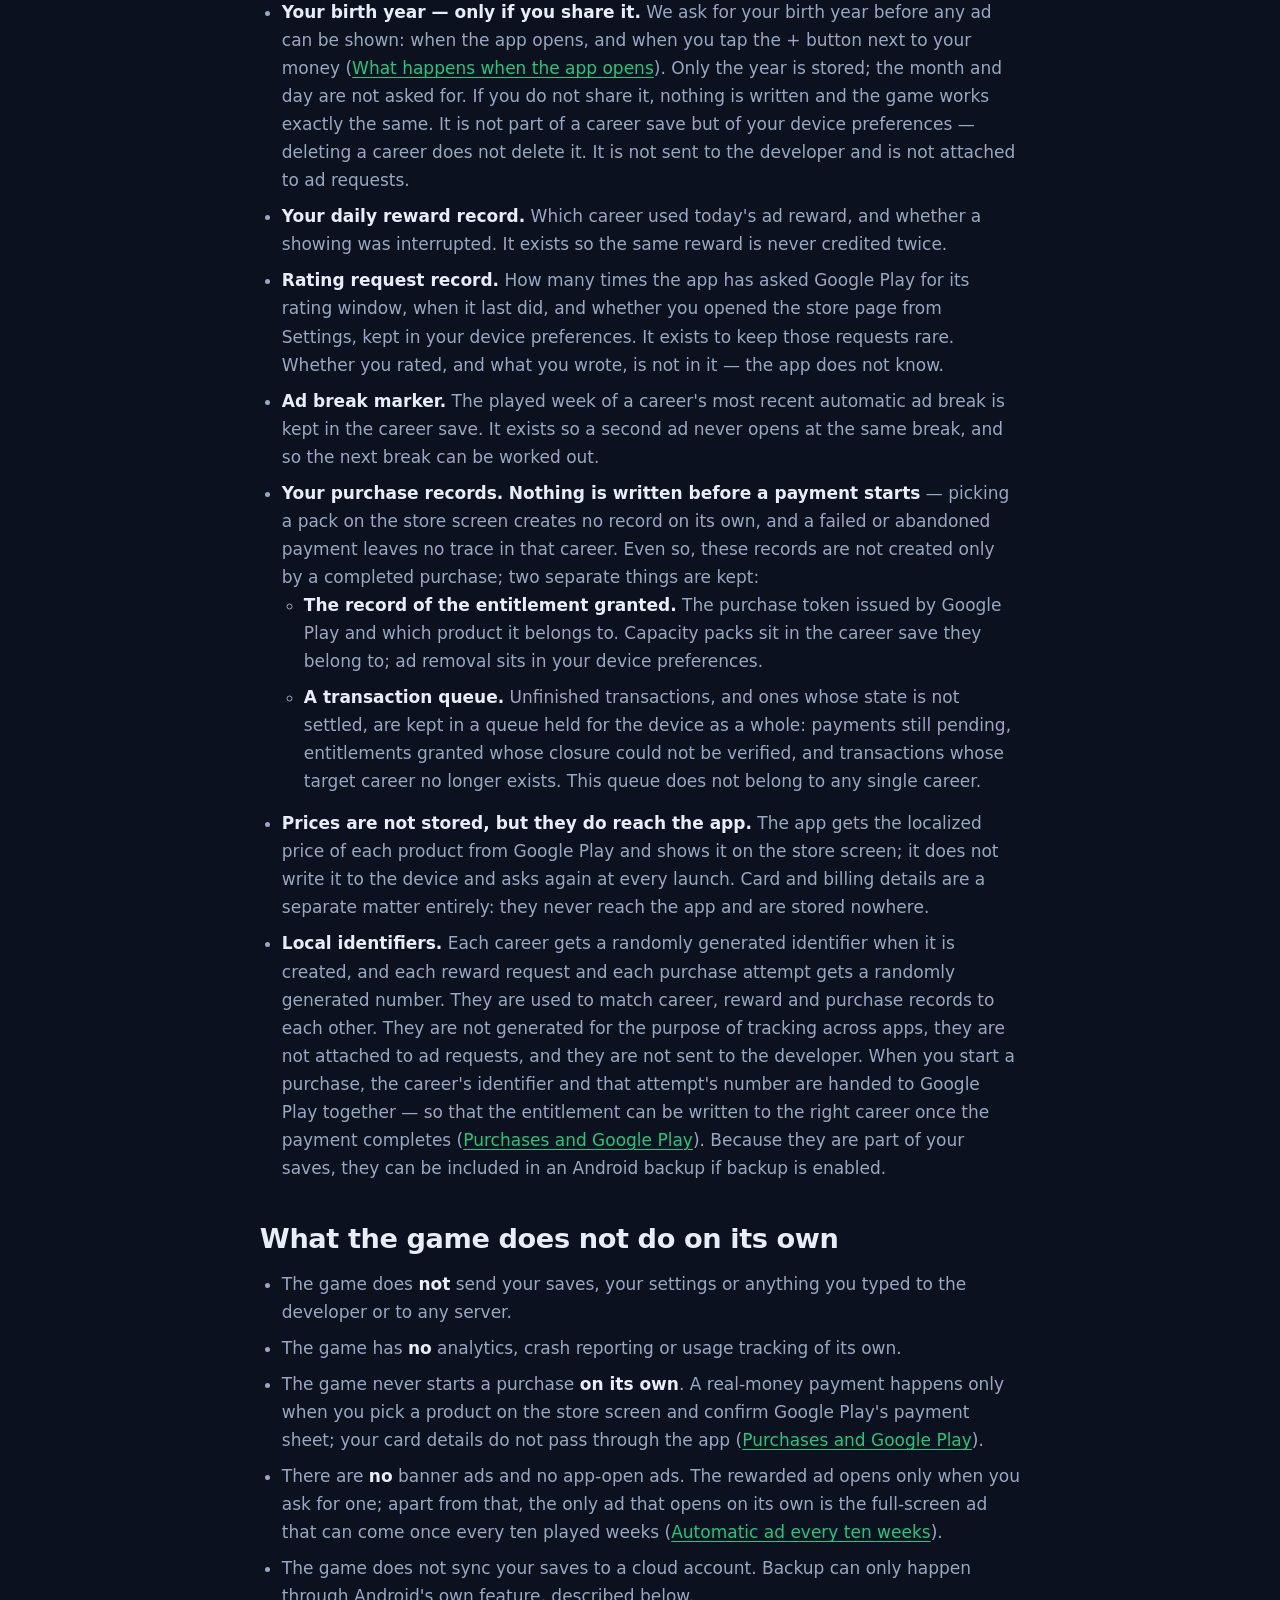
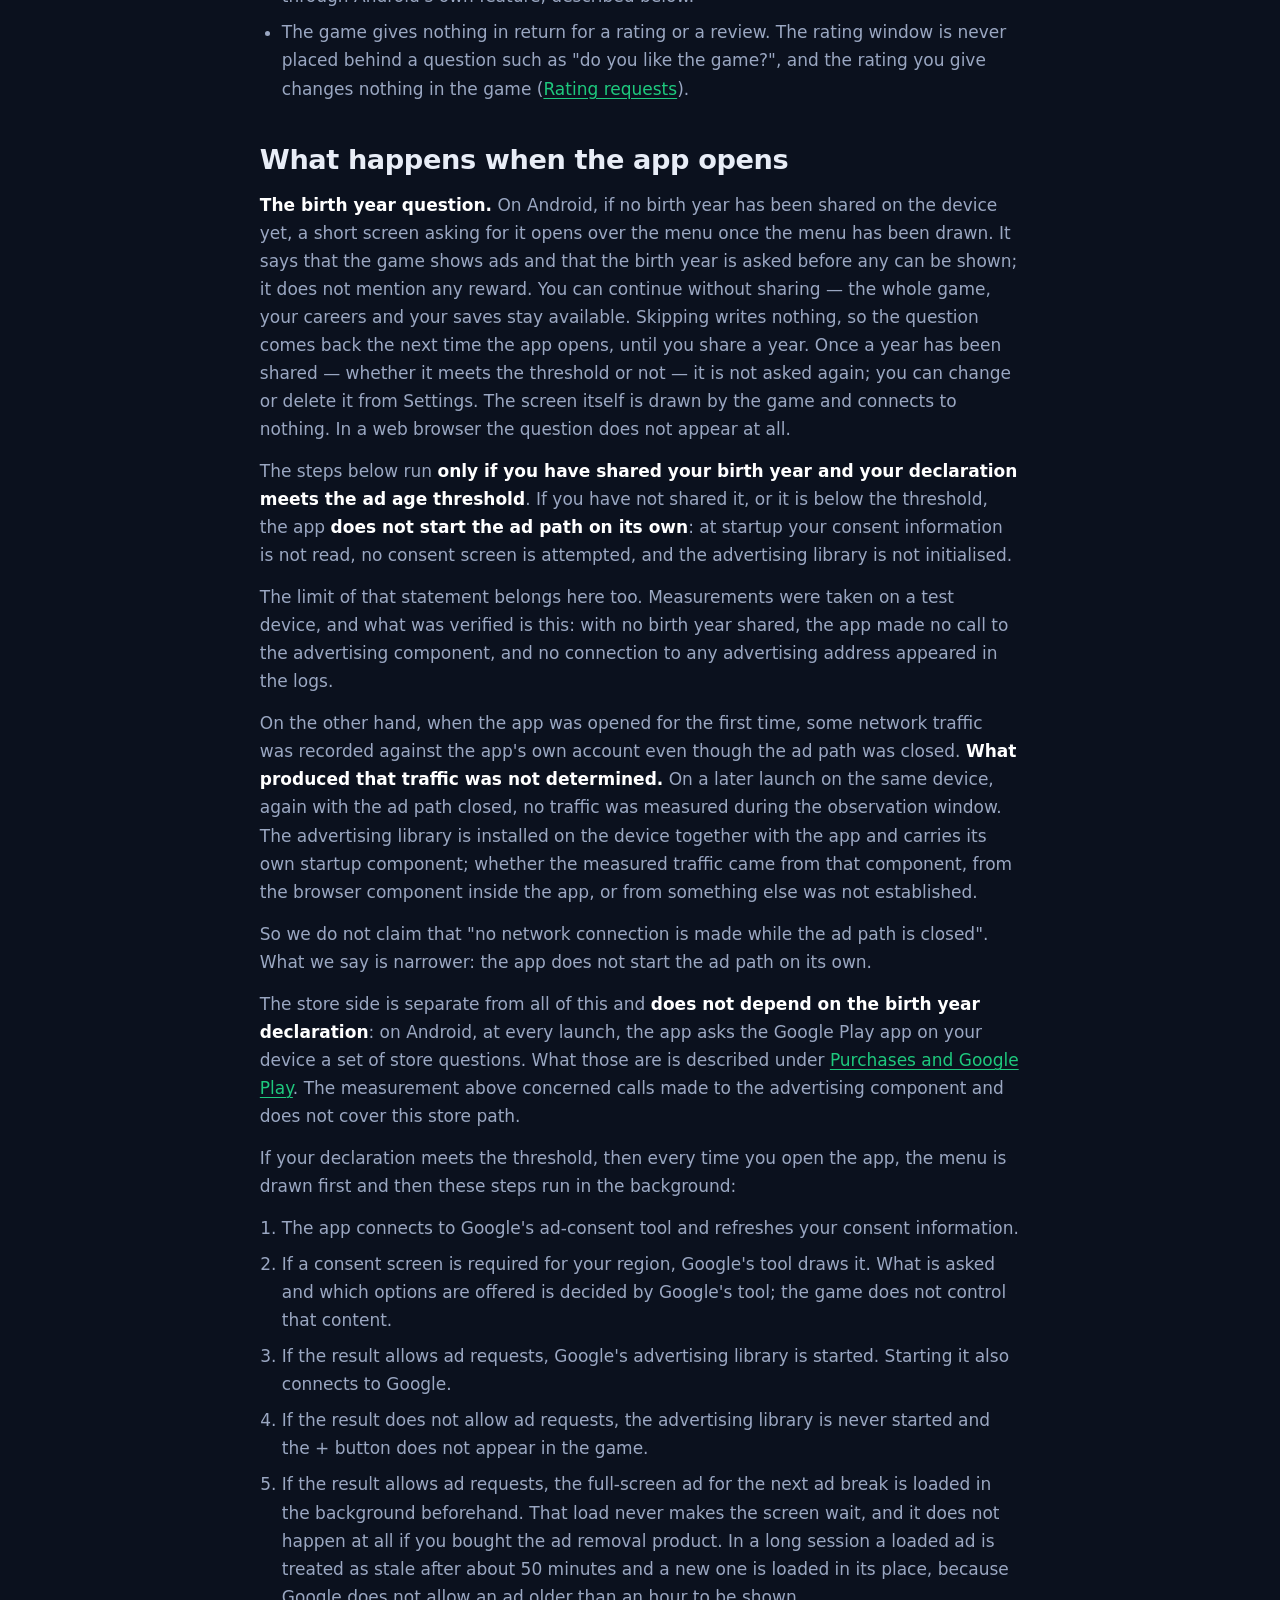
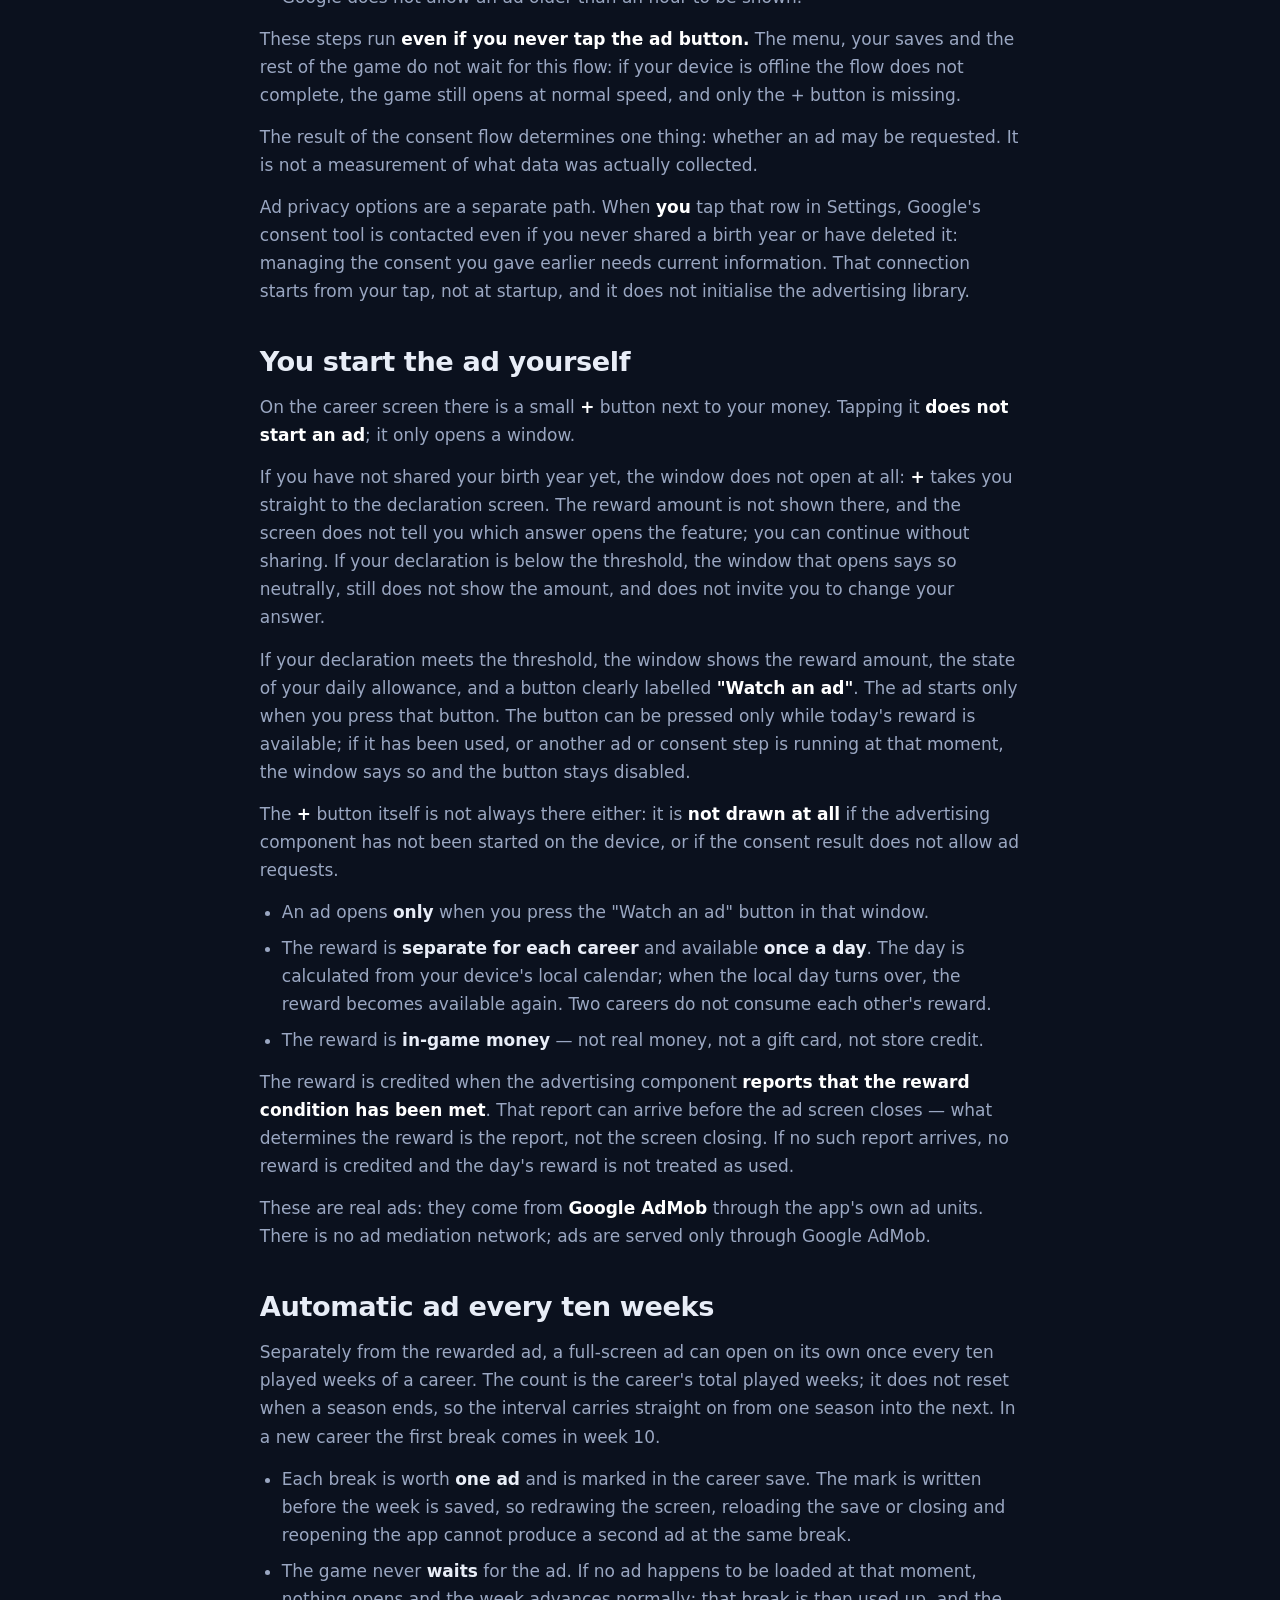
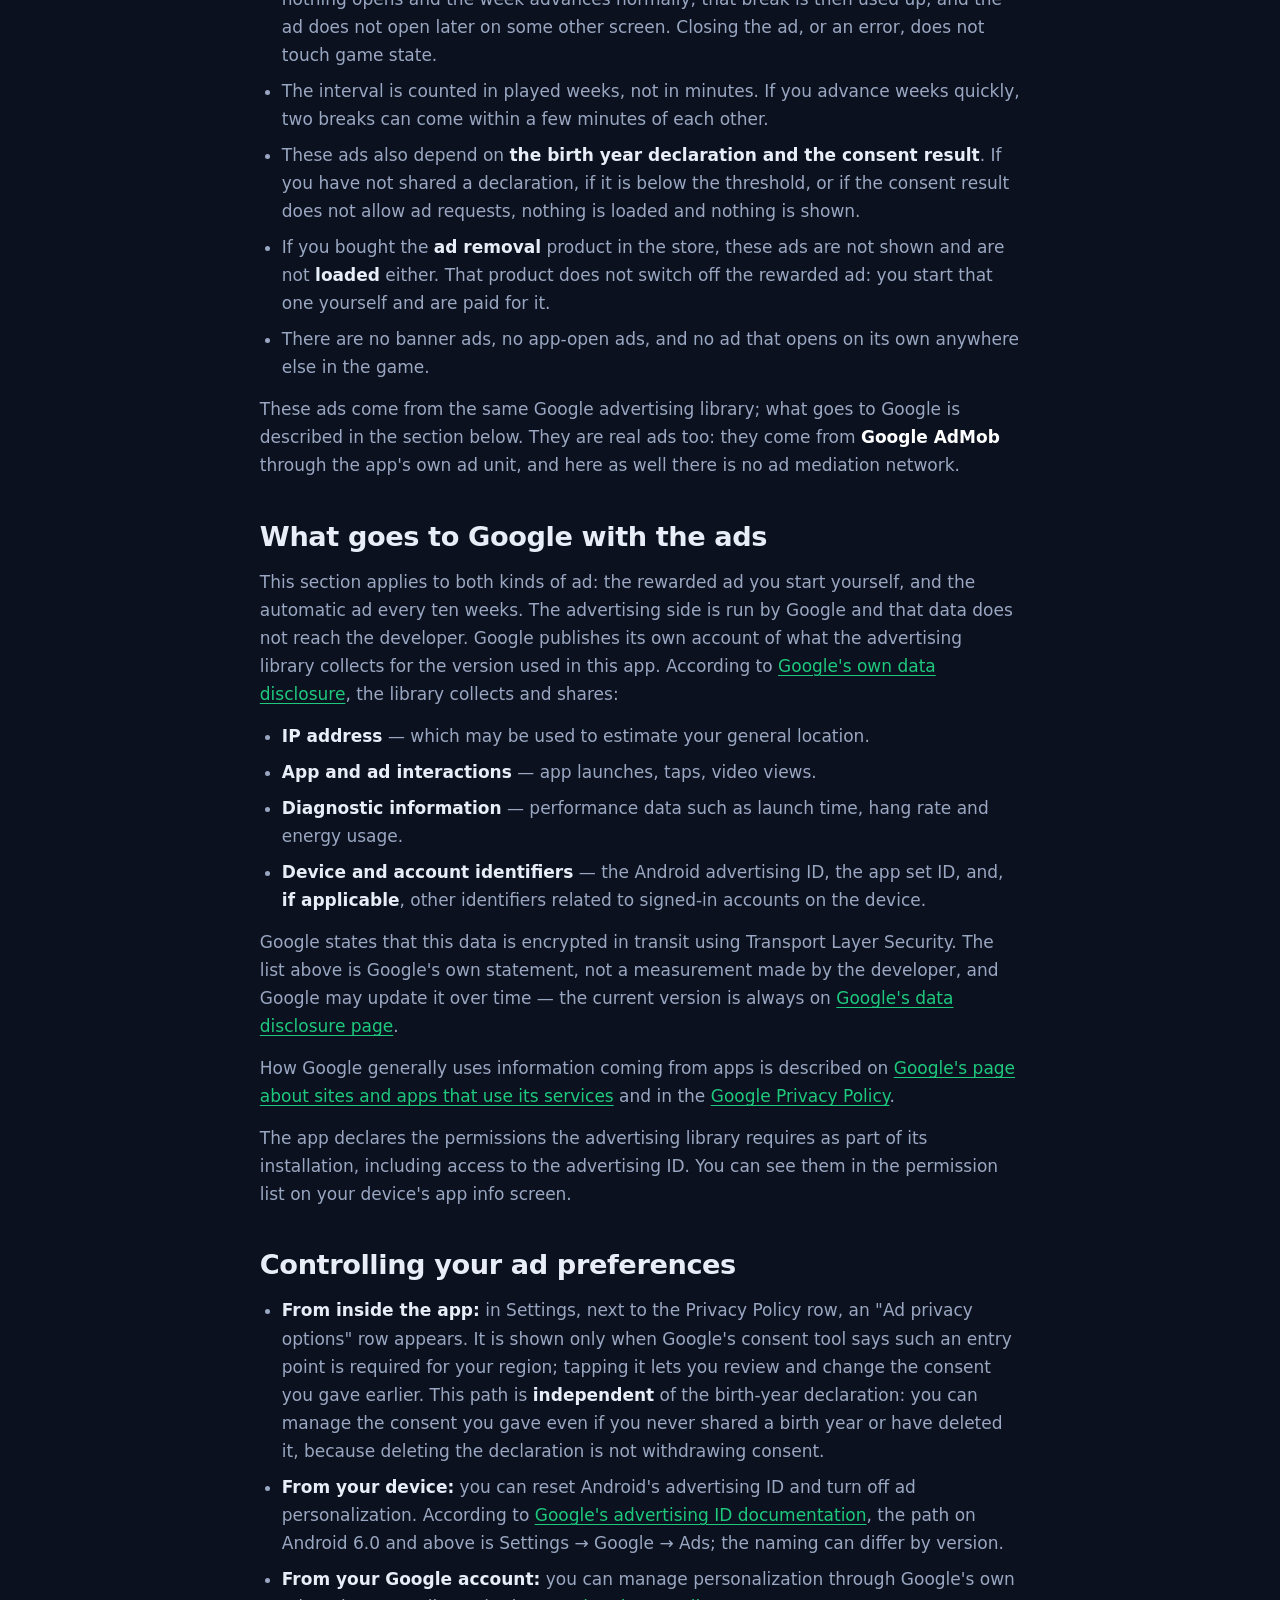
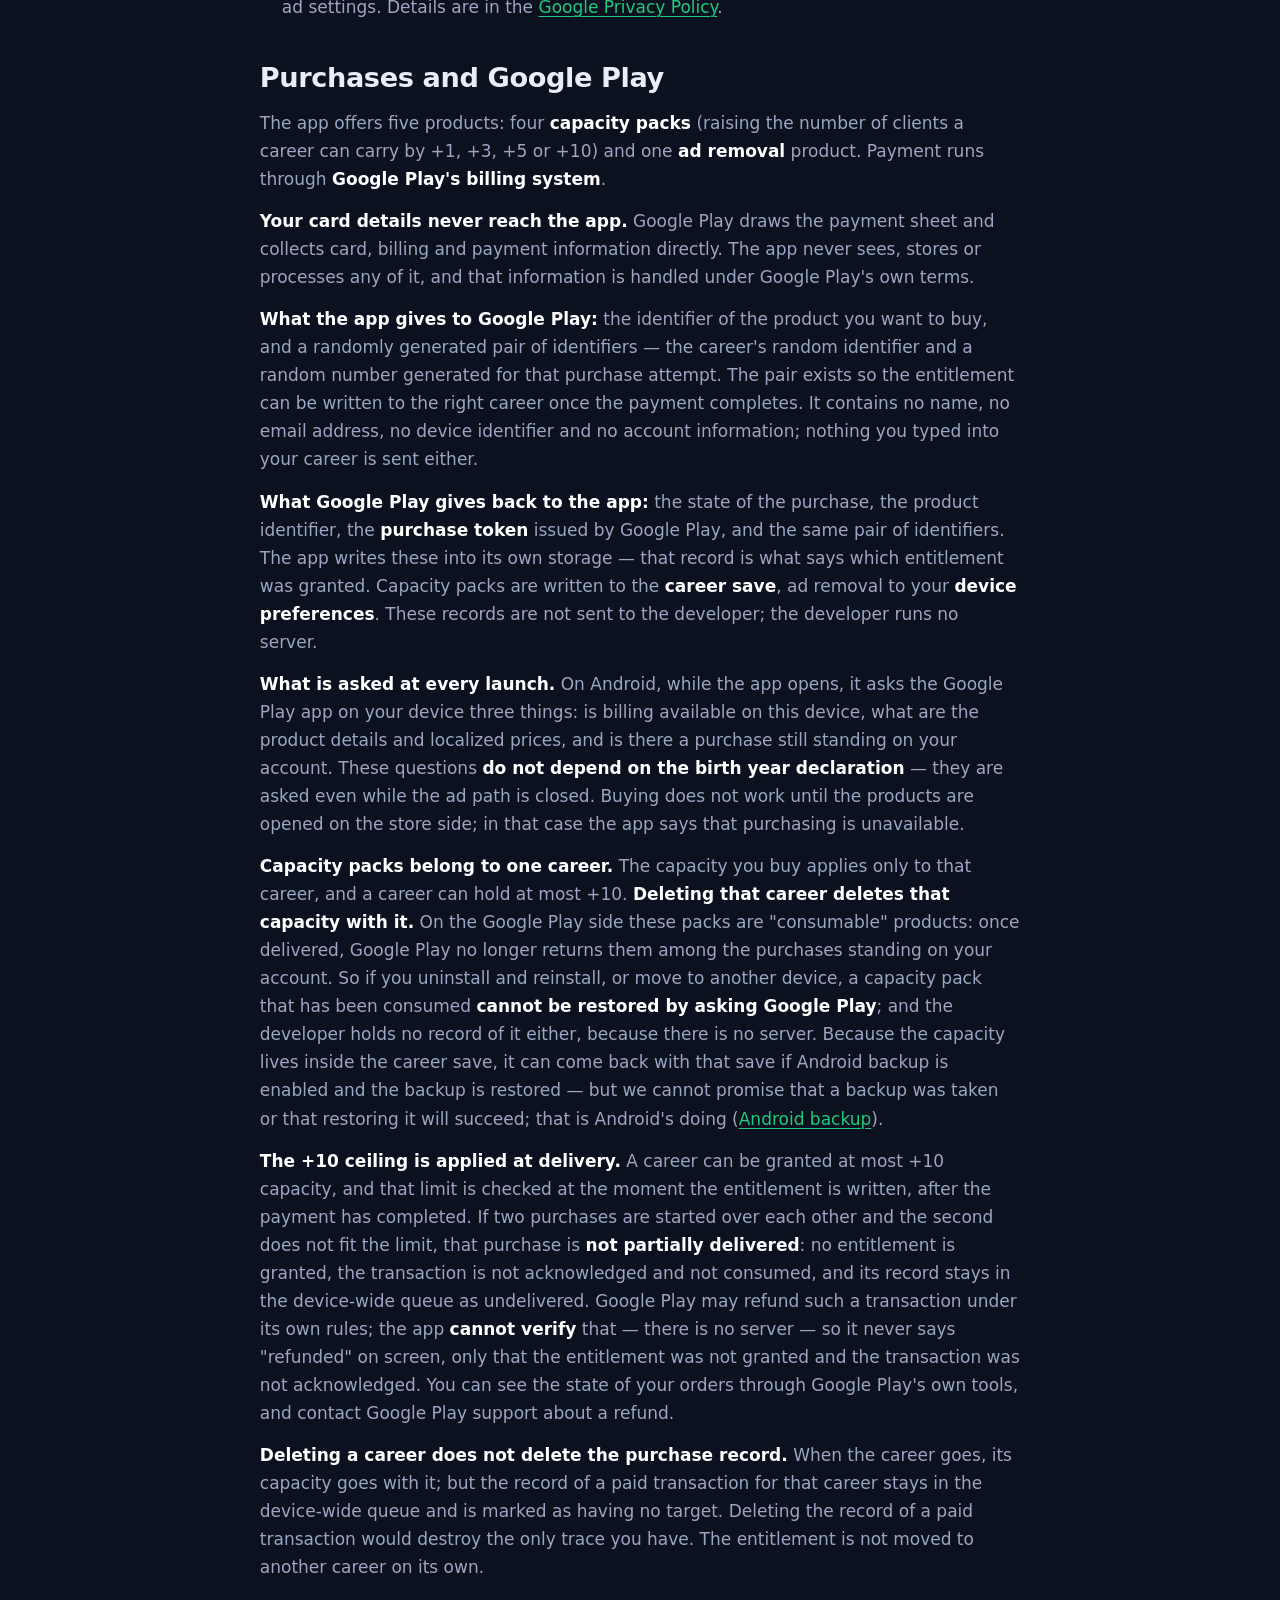
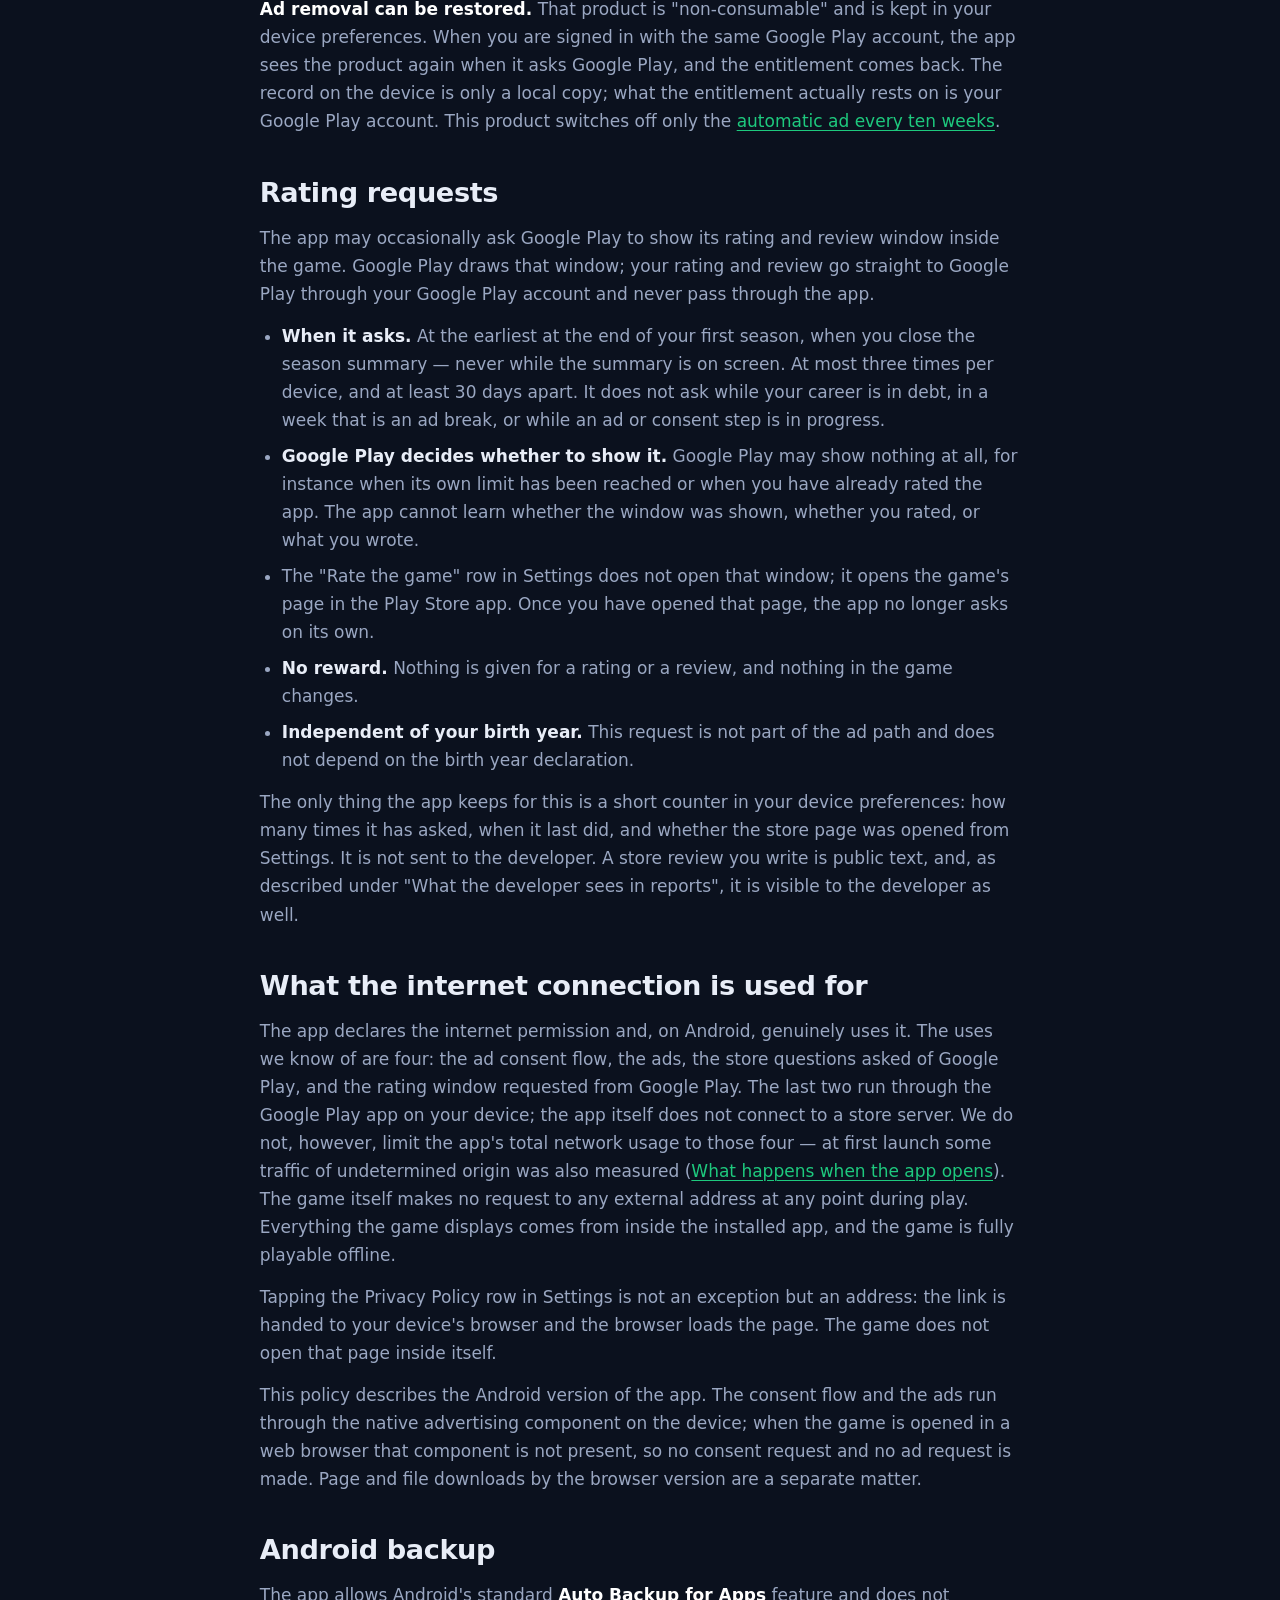
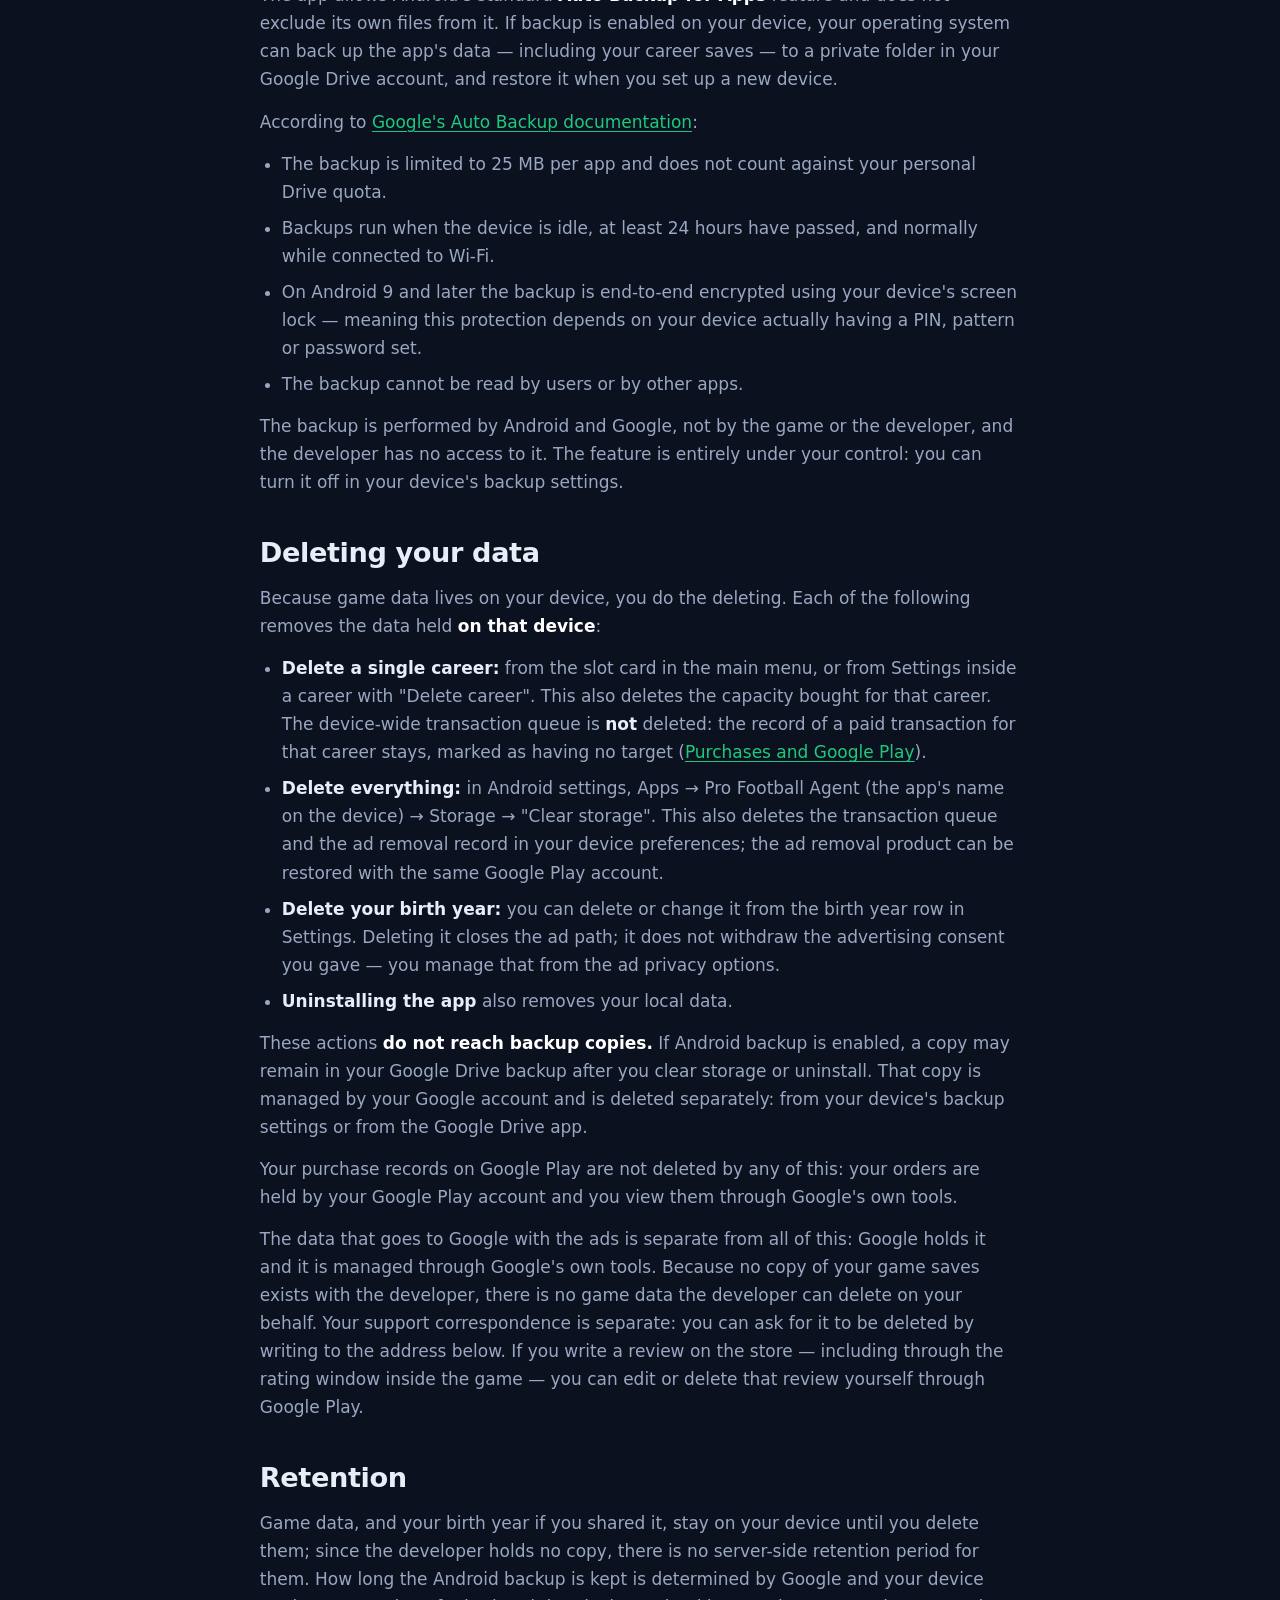
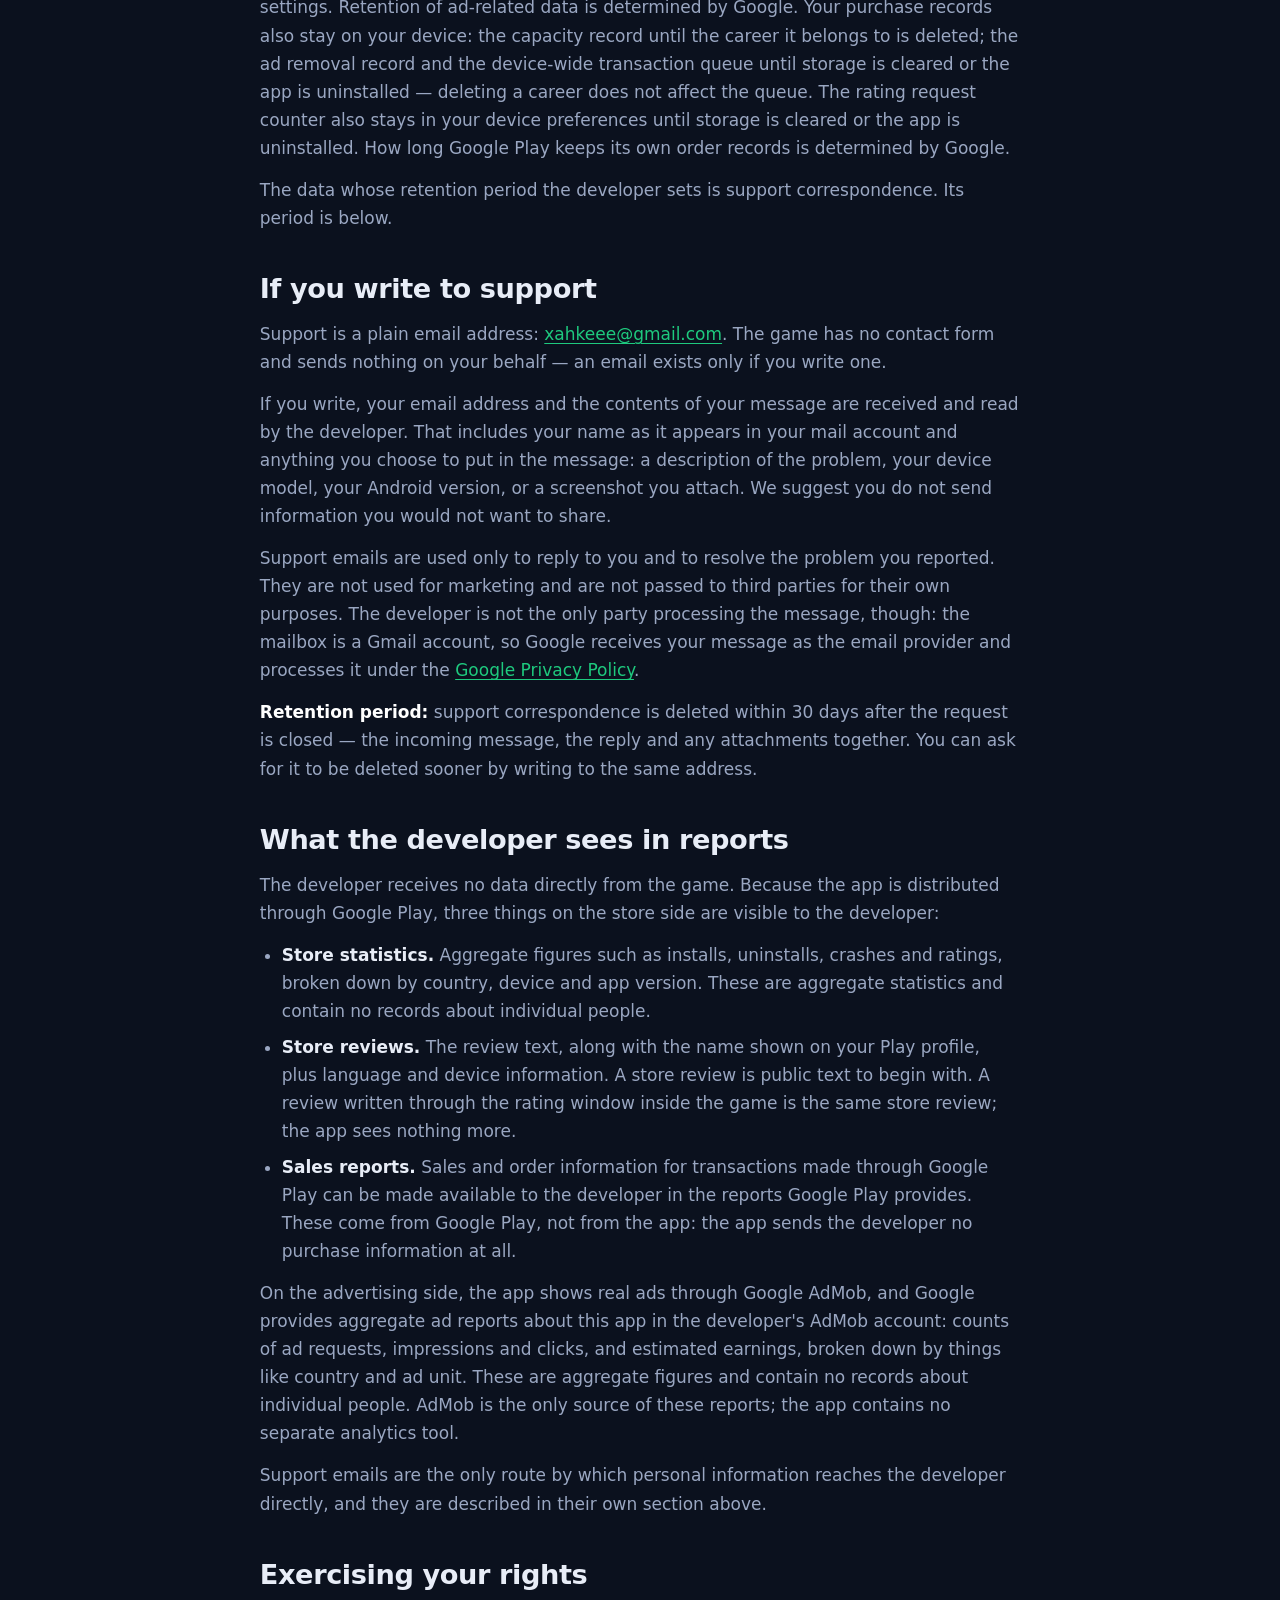
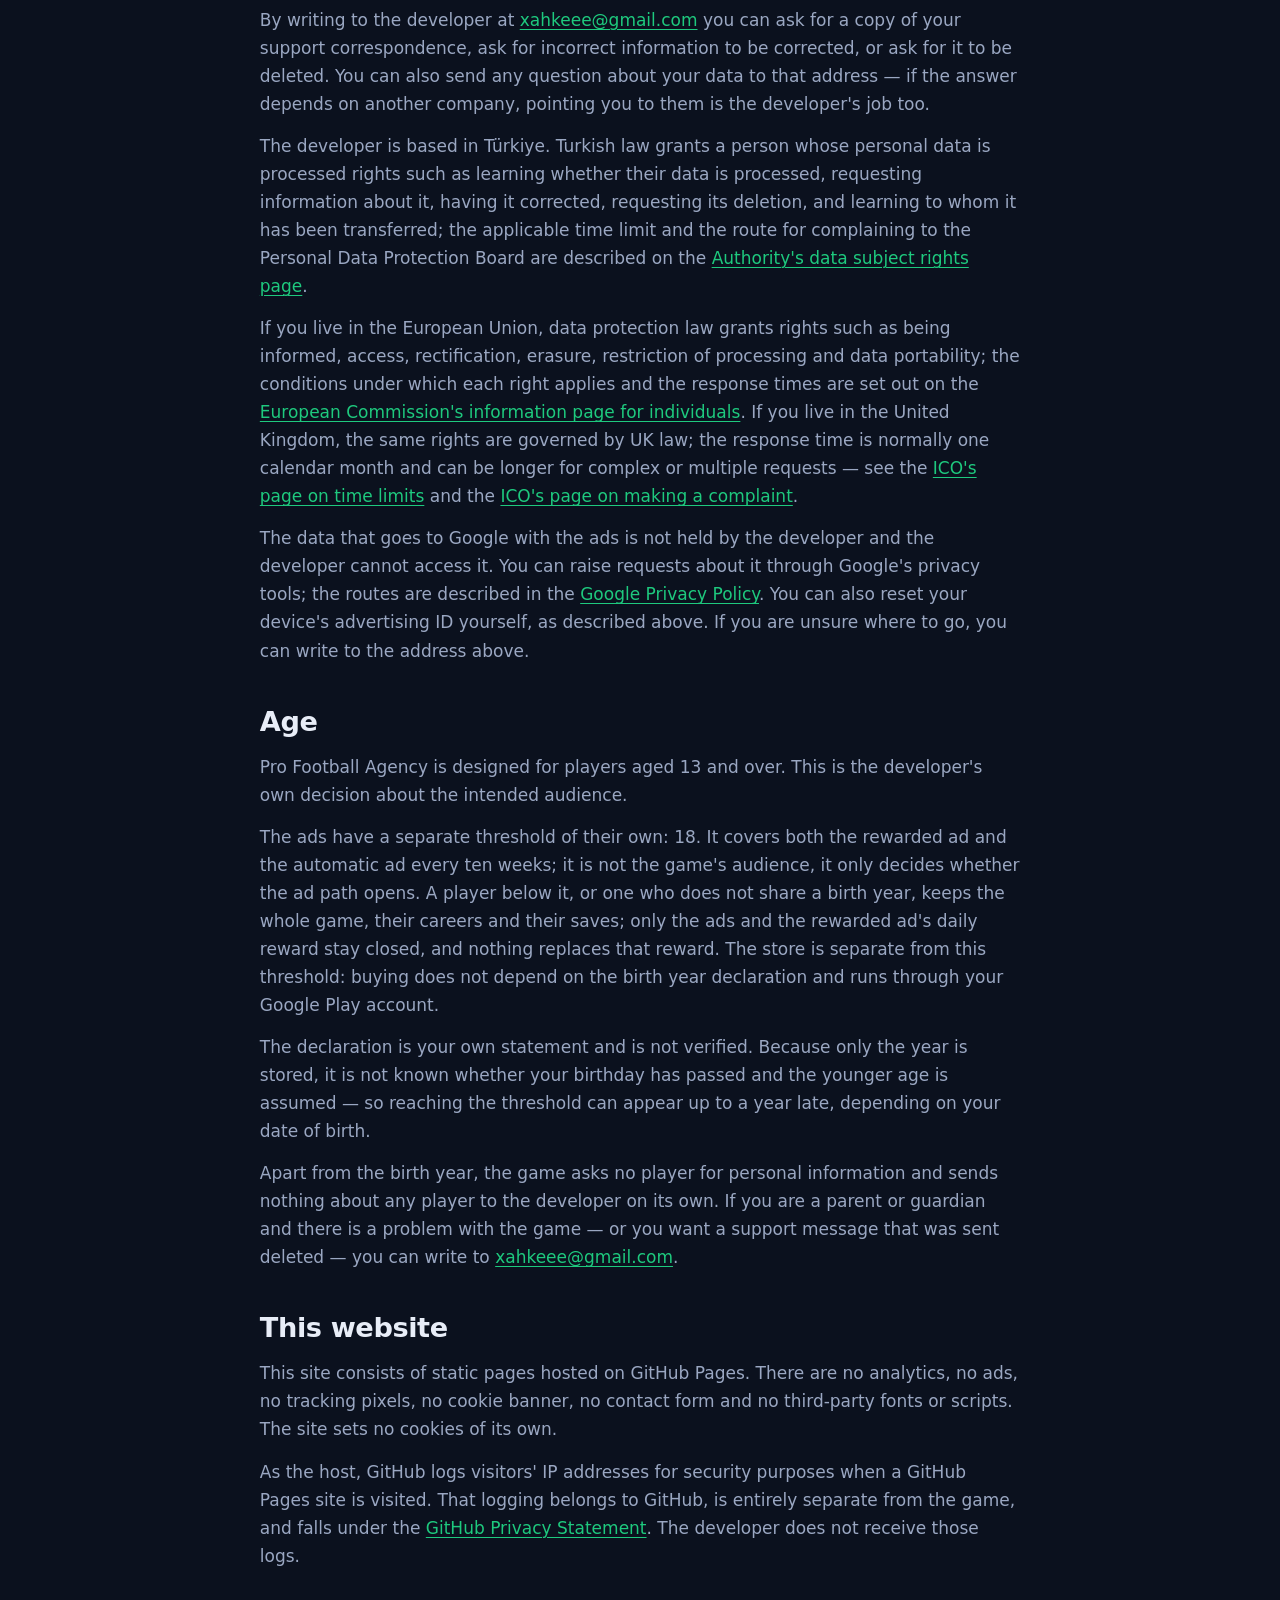
<file: privacy/pro-football-agent/en.html>
<!DOCTYPE html>
<html lang="en">
<head>
<meta charset="utf-8">
<meta name="viewport" content="width=device-width, initial-scale=1, viewport-fit=cover">
<title>Privacy Policy — Pro Football Agency — Xahke</title>
<meta name="description" content="Privacy policy for Pro Football Agency (com.xahke.profootballagent) by Xahke. What the game stores on your device, what goes to Google with the ads, purchases through Google Play, the birth year declaration, and how to delete your data.">
<meta name="theme-color" content="#0B111E">
<link rel="icon" href="/assets/img/favicon-32.png" sizes="32x32" type="image/png">
<link rel="apple-touch-icon" href="/assets/img/pro-football-agent-icon-96.png">
<link rel="alternate" hreflang="en" href="https://xahke.github.io/privacy/pro-football-agent/en.html">
<link rel="alternate" hreflang="tr" href="https://xahke.github.io/privacy/pro-football-agent/tr.html">
<link rel="alternate" hreflang="x-default" href="https://xahke.github.io/privacy/pro-football-agent/en.html">
<link rel="canonical" href="https://xahke.github.io/privacy/pro-football-agent/en.html">
<link rel="stylesheet" href="/assets/css/site.css">
</head>
<body>
<a class="skip" href="#main">Skip to content</a>

<header class="site-head">
  <div class="wrap">
    <a class="brand" href="/"><span class="dot" aria-hidden="true"></span>Xahke</a>
    <nav aria-label="Main">
      <ul>
        <li><a href="/">Home</a></li>
        <li><a href="/pro-football-agent/">Pro Football Agency</a></li>
        <li><a href="/privacy/pro-football-agent/en.html" aria-current="page">Privacy</a></li>
        <li><a href="mailto:xahkeee@gmail.com">Support</a></li>
        <li>
          <span class="lang-switch">
            <a href="/privacy/pro-football-agent/en.html" hreflang="en" aria-current="true">EN</a>
            <a href="/privacy/pro-football-agent/tr.html" hreflang="tr" lang="tr">TR</a>
          </span>
        </li>
      </ul>
    </nav>
  </div>
</header>

<main id="main">
  <article class="wrap legal">

    <h1>Privacy Policy — Pro Football Agency</h1>

    <p class="meta">
      <b>Developer:</b> Muhammed Berkin Karaca, publishing as Xahke (independent developer)<br>
      <b>App:</b> Pro Football Agency<br>
      <b>Package name:</b> com.xahke.profootballagent<br>
      <b>Contact:</b> <a href="mailto:xahkeee@gmail.com">xahkeee@gmail.com</a><br>
      <b>Last updated:</b> 15 November 2026<br>
      <b>App status:</b> Available on Google Play.
    </p>

    <div class="note">
      <p><strong>Read this first.</strong> This policy describes what the Android version of Pro Football Agency does today. The app is available on Google Play. The game itself runs offline and never sends your saves anywhere; separately from that, the app contains Google's advertising and ad-consent tools, and if you have shared a birth year that meets the ad age threshold, those connect to Google every time the app opens. Separately from both, the app offers products that can be bought through Google Play, and it asks Google Play a set of store questions at every launch — that path does not depend on the birth year declaration. These are three different things and they are described separately below. In addition, the app may occasionally ask Google Play to show its rating window; that has a section of its own.</p>
    </div>

    <h2 id="summary">Short version</h2>
    <p>Pro Football Agency is a single-player football agent game. There is no account, no sign-in, and the developer runs no server for it. Your careers, your agency name and your settings are written to the app's own storage on your phone.</p>
    <p>Four separate things follow, and they should not be merged. <strong>First:</strong> the game does not send your saves or anything you typed to the developer or anywhere else. <strong>Second:</strong> if you write to us, your support message and your email address reach the developer. <strong>Third:</strong> because the app is distributed through Google Play, the store's own reports and the reviews written on the store are visible to the developer. As for the rewarded ad in the app, you start it yourself and get in-game money back; apart from that, a full-screen ad can open on its own once every ten played weeks. The advertising is run by Google, so ad-related data goes to Google rather than to the developer. <strong>Fourth:</strong> the app offers products that can be bought through Google Play; Google Play takes the payment, your card details never reach the app, and all the app receives is the record of the purchase.</p>

    <h2 id="collect">What the game stores on your device</h2>
    <p>The following is kept on your phone, in the app's own storage. The game does not send any of it anywhere on its own. There is one exception, written out below: when you start a purchase, that career's identifier and that attempt's number are handed to Google Play. Apart from that, if Android backup is enabled on your device, your operating system can include this data in a backup — that is done by Android, not by the game, and is described under <a href="#backup">Android backup</a>.</p>
    <ul>
      <li><strong>Your career saves.</strong> Up to three career slots. A save holds the game world and your progress in it: the agency and manager name you typed, your clients, your money, your reputation, the leagues you have discovered, match history and in-game messages. The app never asks for your real name, email address, phone number or location. The agency and manager name is free text; whatever you type there stays on your device like the rest of the save.</li>
      <li><strong>Your settings.</strong> Theme, language and sound preference.</li>
      <li><strong>Your birth year — only if you share it.</strong> We ask for your birth year before any ad can be shown: when the app opens, and when you tap the + button next to your money (<a href="#startup">What happens when the app opens</a>). Only the year is stored; the month and day are not asked for. If you do not share it, nothing is written and the game works exactly the same. It is not part of a career save but of your device preferences — deleting a career does not delete it. It is not sent to the developer and is not attached to ad requests.</li>
      <li><strong>Your daily reward record.</strong> Which career used today's ad reward, and whether a showing was interrupted. It exists so the same reward is never credited twice.</li>
      <li><strong>Rating request record.</strong> How many times the app has asked Google Play for its rating window, when it last did, and whether you opened the store page from Settings, kept in your device preferences. It exists to keep those requests rare. Whether you rated, and what you wrote, is not in it — the app does not know.</li>
      <li><strong>Ad break marker.</strong> The played week of a career's most recent automatic ad break is kept in the career save. It exists so a second ad never opens at the same break, and so the next break can be worked out.</li>
      <li><strong>Your purchase records.</strong> <strong>Nothing is written before a payment starts</strong> — picking a pack on the store screen creates no record on its own, and a failed or abandoned payment leaves no trace in that career. Even so, these records are not created only by a completed purchase; two separate things are kept:
        <ul>
          <li><strong>The record of the entitlement granted.</strong> The purchase token issued by Google Play and which product it belongs to. Capacity packs sit in the career save they belong to; ad removal sits in your device preferences.</li>
          <li><strong>A transaction queue.</strong> Unfinished transactions, and ones whose state is not settled, are kept in a queue held for the device as a whole: payments still pending, entitlements granted whose closure could not be verified, and transactions whose target career no longer exists. This queue does not belong to any single career.</li>
        </ul>
      </li>
      <li><strong>Prices are not stored, but they do reach the app.</strong> The app gets the localized price of each product from Google Play and shows it on the store screen; it does not write it to the device and asks again at every launch. Card and billing details are a separate matter entirely: they never reach the app and are stored nowhere.</li>
      <li><strong>Local identifiers.</strong> Each career gets a randomly generated identifier when it is created, and each reward request and each purchase attempt gets a randomly generated number. They are used to match career, reward and purchase records to each other. They are not generated for the purpose of tracking across apps, they are not attached to ad requests, and they are not sent to the developer. When you start a purchase, the career's identifier and that attempt's number are handed to Google Play together — so that the entitlement can be written to the right career once the payment completes (<a href="#purchases">Purchases and Google Play</a>). Because they are part of your saves, they can be included in an Android backup if backup is enabled.</li>
    </ul>

    <h2 id="not-collect">What the game does not do on its own</h2>
    <ul>
      <li>The game does <strong>not</strong> send your saves, your settings or anything you typed to the developer or to any server.</li>
      <li>The game has <strong>no</strong> analytics, crash reporting or usage tracking of its own.</li>
      <li>The game never starts a purchase <strong>on its own</strong>. A real-money payment happens only when you pick a product on the store screen and confirm Google Play's payment sheet; your card details do not pass through the app (<a href="#purchases">Purchases and Google Play</a>).</li>
      <li>There are <strong>no</strong> banner ads and no app-open ads. The rewarded ad opens only when you ask for one; apart from that, the only ad that opens on its own is the full-screen ad that can come once every ten played weeks (<a href="#auto-ads">Automatic ad every ten weeks</a>).</li>
      <li>The game does not sync your saves to a cloud account. Backup can only happen through Android's own feature, described below.</li>
      <li>The game gives nothing in return for a rating or a review. The rating window is never placed behind a question such as "do you like the game?", and the rating you give changes nothing in the game (<a href="#ratings">Rating requests</a>).</li>
    </ul>

    <h2 id="startup">What happens when the app opens</h2>
    <p><strong>The birth year question.</strong> On Android, if no birth year has been shared on the device yet, a short screen asking for it opens over the menu once the menu has been drawn. It says that the game shows ads and that the birth year is asked before any can be shown; it does not mention any reward. You can continue without sharing — the whole game, your careers and your saves stay available. Skipping writes nothing, so the question comes back the next time the app opens, until you share a year. Once a year has been shared — whether it meets the threshold or not — it is not asked again; you can change or delete it from Settings. The screen itself is drawn by the game and connects to nothing. In a web browser the question does not appear at all.</p>
    <p>The steps below run <strong>only if you have shared your birth year and your declaration meets the ad age threshold</strong>. If you have not shared it, or it is below the threshold, the app <strong>does not start the ad path on its own</strong>: at startup your consent information is not read, no consent screen is attempted, and the advertising library is not initialised.</p>
    <p>The limit of that statement belongs here too. Measurements were taken on a test device, and what was verified is this: with no birth year shared, the app made no call to the advertising component, and no connection to any advertising address appeared in the logs.</p>
    <p>On the other hand, when the app was opened for the first time, some network traffic was recorded against the app's own account even though the ad path was closed. <strong>What produced that traffic was not determined.</strong> On a later launch on the same device, again with the ad path closed, no traffic was measured during the observation window. The advertising library is installed on the device together with the app and carries its own startup component; whether the measured traffic came from that component, from the browser component inside the app, or from something else was not established.</p>
    <p>So we do not claim that "no network connection is made while the ad path is closed". What we say is narrower: the app does not start the ad path on its own.</p>
    <p>The store side is separate from all of this and <strong>does not depend on the birth year declaration</strong>: on Android, at every launch, the app asks the Google Play app on your device a set of store questions. What those are is described under <a href="#purchases">Purchases and Google Play</a>. The measurement above concerned calls made to the advertising component and does not cover this store path.</p>
    <p>If your declaration meets the threshold, then every time you open the app, the menu is drawn first and then these steps run in the background:</p>
    <ol>
      <li>The app connects to Google's ad-consent tool and refreshes your consent information.</li>
      <li>If a consent screen is required for your region, Google's tool draws it. What is asked and which options are offered is decided by Google's tool; the game does not control that content.</li>
      <li>If the result allows ad requests, Google's advertising library is started. Starting it also connects to Google.</li>
      <li>If the result does not allow ad requests, the advertising library is never started and the + button does not appear in the game.</li>
      <li>If the result allows ad requests, the full-screen ad for the next ad break is loaded in the background beforehand. That load never makes the screen wait, and it does not happen at all if you bought the ad removal product. In a long session a loaded ad is treated as stale after about 50 minutes and a new one is loaded in its place, because Google does not allow an ad older than an hour to be shown.</li>
    </ol>
    <p>These steps run <strong>even if you never tap the ad button.</strong> The menu, your saves and the rest of the game do not wait for this flow: if your device is offline the flow does not complete, the game still opens at normal speed, and only the + button is missing.</p>
    <p>The result of the consent flow determines one thing: whether an ad may be requested. It is not a measurement of what data was actually collected.</p>
    <p>Ad privacy options are a separate path. When <strong>you</strong> tap that row in Settings, Google's consent tool is contacted even if you never shared a birth year or have deleted it: managing the consent you gave earlier needs current information. That connection starts from your tap, not at startup, and it does not initialise the advertising library.</p>

    <h2 id="ad">You start the ad yourself</h2>
    <p>On the career screen there is a small <strong>+</strong> button next to your money. Tapping it <strong>does not start an ad</strong>; it only opens a window.</p>
    <p>If you have not shared your birth year yet, the window does not open at all: <strong>+</strong> takes you straight to the declaration screen. The reward amount is not shown there, and the screen does not tell you which answer opens the feature; you can continue without sharing. If your declaration is below the threshold, the window that opens says so neutrally, still does not show the amount, and does not invite you to change your answer.</p>
    <p>If your declaration meets the threshold, the window shows the reward amount, the state of your daily allowance, and a button clearly labelled <strong>"Watch an ad"</strong>. The ad starts only when you press that button. The button can be pressed only while today's reward is available; if it has been used, or another ad or consent step is running at that moment, the window says so and the button stays disabled.</p>
    <p>The <strong>+</strong> button itself is not always there either: it is <strong>not drawn at all</strong> if the advertising component has not been started on the device, or if the consent result does not allow ad requests.</p>
    <ul>
      <li>An ad opens <strong>only</strong> when you press the "Watch an ad" button in that window.</li>
      <li>The reward is <strong>separate for each career</strong> and available <strong>once a day</strong>. The day is calculated from your device's local calendar; when the local day turns over, the reward becomes available again. Two careers do not consume each other's reward.</li>
      <li>The reward is <strong>in-game money</strong> — not real money, not a gift card, not store credit.</li>
    </ul>
    <p>The reward is credited when the advertising component <strong>reports that the reward condition has been met</strong>. That report can arrive before the ad screen closes — what determines the reward is the report, not the screen closing. If no such report arrives, no reward is credited and the day's reward is not treated as used.</p>
    <p>These are real ads: they come from <strong>Google AdMob</strong> through the app's own ad units. There is no ad mediation network; ads are served only through Google AdMob.</p>

    <h2 id="auto-ads">Automatic ad every ten weeks</h2>
    <p>Separately from the rewarded ad, a full-screen ad can open on its own once every ten played weeks of a career. The count is the career's total played weeks; it does not reset when a season ends, so the interval carries straight on from one season into the next. In a new career the first break comes in week 10.</p>
    <ul>
      <li>Each break is worth <strong>one ad</strong> and is marked in the career save. The mark is written before the week is saved, so redrawing the screen, reloading the save or closing and reopening the app cannot produce a second ad at the same break.</li>
      <li>The game never <strong>waits</strong> for the ad. If no ad happens to be loaded at that moment, nothing opens and the week advances normally; that break is then used up, and the ad does not open later on some other screen. Closing the ad, or an error, does not touch game state.</li>
      <li>The interval is counted in played weeks, not in minutes. If you advance weeks quickly, two breaks can come within a few minutes of each other.</li>
      <li>These ads also depend on <strong>the birth year declaration and the consent result</strong>. If you have not shared a declaration, if it is below the threshold, or if the consent result does not allow ad requests, nothing is loaded and nothing is shown.</li>
      <li>If you bought the <strong>ad removal</strong> product in the store, these ads are not shown and are not <strong>loaded</strong> either. That product does not switch off the rewarded ad: you start that one yourself and are paid for it.</li>
      <li>There are no banner ads, no app-open ads, and no ad that opens on its own anywhere else in the game.</li>
    </ul>
    <p>These ads come from the same Google advertising library; what goes to Google is described in the section below. They are real ads too: they come from <strong>Google AdMob</strong> through the app's own ad unit, and here as well there is no ad mediation network.</p>

    <h2 id="google">What goes to Google with the ads</h2>
    <p>This section applies to both kinds of ad: the rewarded ad you start yourself, and the automatic ad every ten weeks. The advertising side is run by Google and that data does not reach the developer. Google publishes its own account of what the advertising library collects for the version used in this app. According to <a href="https://developers.google.com/admob/android/privacy/play-data-disclosure" rel="noopener noreferrer">Google's own data disclosure</a>, the library collects and shares:</p>
    <ul>
      <li><strong>IP address</strong> — which may be used to estimate your general location.</li>
      <li><strong>App and ad interactions</strong> — app launches, taps, video views.</li>
      <li><strong>Diagnostic information</strong> — performance data such as launch time, hang rate and energy usage.</li>
      <li><strong>Device and account identifiers</strong> — the Android advertising ID, the app set ID, and, <strong>if applicable</strong>, other identifiers related to signed-in accounts on the device.</li>
    </ul>
    <p>Google states that this data is encrypted in transit using Transport Layer Security. The list above is Google's own statement, not a measurement made by the developer, and Google may update it over time — the current version is always on <a href="https://developers.google.com/admob/android/privacy/play-data-disclosure" rel="noopener noreferrer">Google's data disclosure page</a>.</p>
    <p>How Google generally uses information coming from apps is described on <a href="https://policies.google.com/technologies/partner-sites" rel="noopener noreferrer">Google's page about sites and apps that use its services</a> and in the <a href="https://policies.google.com/privacy" rel="noopener noreferrer">Google Privacy Policy</a>.</p>
    <p>The app declares the permissions the advertising library requires as part of its installation, including access to the advertising ID. You can see them in the permission list on your device's app info screen.</p>

    <h2 id="ad-controls">Controlling your ad preferences</h2>
    <ul>
      <li><strong>From inside the app:</strong> in Settings, next to the Privacy Policy row, an "Ad privacy options" row appears. It is shown only when Google's consent tool says such an entry point is required for your region; tapping it lets you review and change the consent you gave earlier. This path is <strong>independent</strong> of the birth-year declaration: you can manage the consent you gave even if you never shared a birth year or have deleted it, because deleting the declaration is not withdrawing consent.</li>
      <li><strong>From your device:</strong> you can reset Android's advertising ID and turn off ad personalization. According to <a href="https://support.google.com/googleplay/answer/3405269" rel="noopener noreferrer">Google's advertising ID documentation</a>, the path on Android 6.0 and above is Settings → Google → Ads; the naming can differ by version.</li>
      <li><strong>From your Google account:</strong> you can manage personalization through Google's own ad settings. Details are in the <a href="https://policies.google.com/privacy" rel="noopener noreferrer">Google Privacy Policy</a>.</li>
    </ul>

    <h2 id="purchases">Purchases and Google Play</h2>
    <p>The app offers five products: four <strong>capacity packs</strong> (raising the number of clients a career can carry by +1, +3, +5 or +10) and one <strong>ad removal</strong> product. Payment runs through <strong>Google Play's billing system</strong>.</p>
    <p><strong>Your card details never reach the app.</strong> Google Play draws the payment sheet and collects card, billing and payment information directly. The app never sees, stores or processes any of it, and that information is handled under Google Play's own terms.</p>
    <p><strong>What the app gives to Google Play:</strong> the identifier of the product you want to buy, and a randomly generated pair of identifiers — the career's random identifier and a random number generated for that purchase attempt. The pair exists so the entitlement can be written to the right career once the payment completes. It contains no name, no email address, no device identifier and no account information; nothing you typed into your career is sent either.</p>
    <p><strong>What Google Play gives back to the app:</strong> the state of the purchase, the product identifier, the <strong>purchase token</strong> issued by Google Play, and the same pair of identifiers. The app writes these into its own storage — that record is what says which entitlement was granted. Capacity packs are written to the <strong>career save</strong>, ad removal to your <strong>device preferences</strong>. These records are not sent to the developer; the developer runs no server.</p>
    <p><strong>What is asked at every launch.</strong> On Android, while the app opens, it asks the Google Play app on your device three things: is billing available on this device, what are the product details and localized prices, and is there a purchase still standing on your account. These questions <strong>do not depend on the birth year declaration</strong> — they are asked even while the ad path is closed. Buying does not work until the products are opened on the store side; in that case the app says that purchasing is unavailable.</p>
    <p><strong>Capacity packs belong to one career.</strong> The capacity you buy applies only to that career, and a career can hold at most +10. <strong>Deleting that career deletes that capacity with it.</strong> On the Google Play side these packs are "consumable" products: once delivered, Google Play no longer returns them among the purchases standing on your account. So if you uninstall and reinstall, or move to another device, a capacity pack that has been consumed <strong>cannot be restored by asking Google Play</strong>; and the developer holds no record of it either, because there is no server. Because the capacity lives inside the career save, it can come back with that save if Android backup is enabled and the backup is restored — but we cannot promise that a backup was taken or that restoring it will succeed; that is Android's doing (<a href="#backup">Android backup</a>).</p>
    <p><strong>The +10 ceiling is applied at delivery.</strong> A career can be granted at most +10 capacity, and that limit is checked at the moment the entitlement is written, after the payment has completed. If two purchases are started over each other and the second does not fit the limit, that purchase is <strong>not partially delivered</strong>: no entitlement is granted, the transaction is not acknowledged and not consumed, and its record stays in the device-wide queue as undelivered. Google Play may refund such a transaction under its own rules; the app <strong>cannot verify</strong> that — there is no server — so it never says "refunded" on screen, only that the entitlement was not granted and the transaction was not acknowledged. You can see the state of your orders through Google Play's own tools, and contact Google Play support about a refund.</p>
    <p><strong>Deleting a career does not delete the purchase record.</strong> When the career goes, its capacity goes with it; but the record of a paid transaction for that career stays in the device-wide queue and is marked as having no target. Deleting the record of a paid transaction would destroy the only trace you have. The entitlement is not moved to another career on its own.</p>
    <p><strong>Ad removal can be restored.</strong> That product is "non-consumable" and is kept in your device preferences. When you are signed in with the same Google Play account, the app sees the product again when it asks Google Play, and the entitlement comes back. The record on the device is only a local copy; what the entitlement actually rests on is your Google Play account. This product switches off only the <a href="#auto-ads">automatic ad every ten weeks</a>.</p>

    <h2 id="ratings">Rating requests</h2>
    <p>The app may occasionally ask Google Play to show its rating and review window inside the game. Google Play draws that window; your rating and review go straight to Google Play through your Google Play account and never pass through the app.</p>
    <ul>
      <li><strong>When it asks.</strong> At the earliest at the end of your first season, when you close the season summary — never while the summary is on screen. At most three times per device, and at least 30 days apart. It does not ask while your career is in debt, in a week that is an ad break, or while an ad or consent step is in progress.</li>
      <li><strong>Google Play decides whether to show it.</strong> Google Play may show nothing at all, for instance when its own limit has been reached or when you have already rated the app. The app cannot learn whether the window was shown, whether you rated, or what you wrote.</li>
      <li>The "Rate the game" row in Settings does not open that window; it opens the game's page in the Play Store app. Once you have opened that page, the app no longer asks on its own.</li>
      <li><strong>No reward.</strong> Nothing is given for a rating or a review, and nothing in the game changes.</li>
      <li><strong>Independent of your birth year.</strong> This request is not part of the ad path and does not depend on the birth year declaration.</li>
    </ul>
    <p>The only thing the app keeps for this is a short counter in your device preferences: how many times it has asked, when it last did, and whether the store page was opened from Settings. It is not sent to the developer. A store review you write is public text, and, as described under "What the developer sees in reports", it is visible to the developer as well.</p>

    <h2 id="internet">What the internet connection is used for</h2>
    <p>The app declares the internet permission and, on Android, genuinely uses it. The uses we know of are four: the ad consent flow, the ads, the store questions asked of Google Play, and the rating window requested from Google Play. The last two run through the Google Play app on your device; the app itself does not connect to a store server. We do not, however, limit the app's total network usage to those four — at first launch some traffic of undetermined origin was also measured (<a href="#startup">What happens when the app opens</a>). The game itself makes no request to any external address at any point during play. Everything the game displays comes from inside the installed app, and the game is fully playable offline.</p>
    <p>Tapping the Privacy Policy row in Settings is not an exception but an address: the link is handed to your device's browser and the browser loads the page. The game does not open that page inside itself.</p>
    <p>This policy describes the Android version of the app. The consent flow and the ads run through the native advertising component on the device; when the game is opened in a web browser that component is not present, so no consent request and no ad request is made. Page and file downloads by the browser version are a separate matter.</p>

    <h2 id="backup">Android backup</h2>
    <p>The app allows Android's standard <strong>Auto Backup for Apps</strong> feature and does not exclude its own files from it. If backup is enabled on your device, your operating system can back up the app's data — including your career saves — to a private folder in your Google Drive account, and restore it when you set up a new device.</p>
    <p>According to <a href="https://developer.android.com/identity/data/autobackup" rel="noopener noreferrer">Google's Auto Backup documentation</a>:</p>
    <ul>
      <li>The backup is limited to 25 MB per app and does not count against your personal Drive quota.</li>
      <li>Backups run when the device is idle, at least 24 hours have passed, and normally while connected to Wi-Fi.</li>
      <li>On Android 9 and later the backup is end-to-end encrypted using your device's screen lock — meaning this protection depends on your device actually having a PIN, pattern or password set.</li>
      <li>The backup cannot be read by users or by other apps.</li>
    </ul>
    <p>The backup is performed by Android and Google, not by the game or the developer, and the developer has no access to it. The feature is entirely under your control: you can turn it off in your device's backup settings.</p>

    <h2 id="delete">Deleting your data</h2>
    <p>Because game data lives on your device, you do the deleting. Each of the following removes the data held <strong>on that device</strong>:</p>
    <ul>
      <li><strong>Delete a single career:</strong> from the slot card in the main menu, or from Settings inside a career with "Delete career". This also deletes the capacity bought for that career. The device-wide transaction queue is <strong>not</strong> deleted: the record of a paid transaction for that career stays, marked as having no target (<a href="#purchases">Purchases and Google Play</a>).</li>
      <li><strong>Delete everything:</strong> in Android settings, Apps → Pro Football Agent (the app's name on the device) → Storage → "Clear storage". This also deletes the transaction queue and the ad removal record in your device preferences; the ad removal product can be restored with the same Google Play account.</li>
      <li><strong>Delete your birth year:</strong> you can delete or change it from the birth year row in Settings. Deleting it closes the ad path; it does not withdraw the advertising consent you gave — you manage that from the ad privacy options.</li>
      <li><strong>Uninstalling the app</strong> also removes your local data.</li>
    </ul>
    <p>These actions <strong>do not reach backup copies.</strong> If Android backup is enabled, a copy may remain in your Google Drive backup after you clear storage or uninstall. That copy is managed by your Google account and is deleted separately: from your device's backup settings or from the Google Drive app.</p>
    <p>Your purchase records on Google Play are not deleted by any of this: your orders are held by your Google Play account and you view them through Google's own tools.</p>
    <p>The data that goes to Google with the ads is separate from all of this: Google holds it and it is managed through Google's own tools. Because no copy of your game saves exists with the developer, there is no game data the developer can delete on your behalf. Your support correspondence is separate: you can ask for it to be deleted by writing to the address below. If you write a review on the store — including through the rating window inside the game — you can edit or delete that review yourself through Google Play.</p>

    <h2 id="retention">Retention</h2>
    <p>Game data, and your birth year if you shared it, stay on your device until you delete them; since the developer holds no copy, there is no server-side retention period for them. How long the Android backup is kept is determined by Google and your device settings. Retention of ad-related data is determined by Google. Your purchase records also stay on your device: the capacity record until the career it belongs to is deleted; the ad removal record and the device-wide transaction queue until storage is cleared or the app is uninstalled — deleting a career does not affect the queue. The rating request counter also stays in your device preferences until storage is cleared or the app is uninstalled. How long Google Play keeps its own order records is determined by Google.</p>
    <p>The data whose retention period the developer sets is support correspondence. Its period is below.</p>

    <h2 id="support">If you write to support</h2>
    <p>Support is a plain email address: <a href="mailto:xahkeee@gmail.com">xahkeee@gmail.com</a>. The game has no contact form and sends nothing on your behalf — an email exists only if you write one.</p>
    <p>If you write, your email address and the contents of your message are received and read by the developer. That includes your name as it appears in your mail account and anything you choose to put in the message: a description of the problem, your device model, your Android version, or a screenshot you attach. We suggest you do not send information you would not want to share.</p>
    <p>Support emails are used only to reply to you and to resolve the problem you reported. They are not used for marketing and are not passed to third parties for their own purposes. The developer is not the only party processing the message, though: the mailbox is a Gmail account, so Google receives your message as the email provider and processes it under the <a href="https://policies.google.com/privacy" rel="noopener noreferrer">Google Privacy Policy</a>.</p>
    <p><strong>Retention period:</strong> support correspondence is deleted within 30 days after the request is closed — the incoming message, the reply and any attachments together. You can ask for it to be deleted sooner by writing to the same address.</p>

    <h2 id="reports">What the developer sees in reports</h2>
    <p>The developer receives no data directly from the game. Because the app is distributed through Google Play, three things on the store side are visible to the developer:</p>
    <ul>
      <li><strong>Store statistics.</strong> Aggregate figures such as installs, uninstalls, crashes and ratings, broken down by country, device and app version. These are aggregate statistics and contain no records about individual people.</li>
      <li><strong>Store reviews.</strong> The review text, along with the name shown on your Play profile, plus language and device information. A store review is public text to begin with. A review written through the rating window inside the game is the same store review; the app sees nothing more.</li>
      <li><strong>Sales reports.</strong> Sales and order information for transactions made through Google Play can be made available to the developer in the reports Google Play provides. These come from Google Play, not from the app: the app sends the developer no purchase information at all.</li>
    </ul>
    <p>On the advertising side, the app shows real ads through Google AdMob, and Google provides aggregate ad reports about this app in the developer's AdMob account: counts of ad requests, impressions and clicks, and estimated earnings, broken down by things like country and ad unit. These are aggregate figures and contain no records about individual people. AdMob is the only source of these reports; the app contains no separate analytics tool.</p>
    <p>Support emails are the only route by which personal information reaches the developer directly, and they are described in their own section above.</p>

    <h2 id="rights">Exercising your rights</h2>
    <p>By writing to the developer at <a href="mailto:xahkeee@gmail.com">xahkeee@gmail.com</a> you can ask for a copy of your support correspondence, ask for incorrect information to be corrected, or ask for it to be deleted. You can also send any question about your data to that address — if the answer depends on another company, pointing you to them is the developer's job too.</p>
    <p>The developer is based in Türkiye. Turkish law grants a person whose personal data is processed rights such as learning whether their data is processed, requesting information about it, having it corrected, requesting its deletion, and learning to whom it has been transferred; the applicable time limit and the route for complaining to the Personal Data Protection Board are described on the <a href="https://www.kvkk.gov.tr/Icerik/2036/Ilgili-Kisinin-Haklari" rel="noopener noreferrer">Authority's data subject rights page</a>.</p>
    <p>If you live in the European Union, data protection law grants rights such as being informed, access, rectification, erasure, restriction of processing and data portability; the conditions under which each right applies and the response times are set out on the <a href="https://commission.europa.eu/law/law-topic/data-protection/information-individuals_en" rel="noopener noreferrer">European Commission's information page for individuals</a>. If you live in the United Kingdom, the same rights are governed by UK law; the response time is normally one calendar month and can be longer for complex or multiple requests — see the <a href="https://ico.org.uk/for-the-public/time-limits-for-responding-to-data-protection-rights-requests/" rel="noopener noreferrer">ICO's page on time limits</a> and the <a href="https://ico.org.uk/for-the-public/how-to-make-a-data-protection-complaint/" rel="noopener noreferrer">ICO's page on making a complaint</a>.</p>
    <p>The data that goes to Google with the ads is not held by the developer and the developer cannot access it. You can raise requests about it through Google's privacy tools; the routes are described in the <a href="https://policies.google.com/privacy" rel="noopener noreferrer">Google Privacy Policy</a>. You can also reset your device's advertising ID yourself, as described above. If you are unsure where to go, you can write to the address above.</p>

    <h2 id="children">Age</h2>
    <p>Pro Football Agency is designed for players aged 13 and over. This is the developer's own decision about the intended audience.</p>
    <p>The ads have a separate threshold of their own: 18. It covers both the rewarded ad and the automatic ad every ten weeks; it is not the game's audience, it only decides whether the ad path opens. A player below it, or one who does not share a birth year, keeps the whole game, their careers and their saves; only the ads and the rewarded ad's daily reward stay closed, and nothing replaces that reward. The store is separate from this threshold: buying does not depend on the birth year declaration and runs through your Google Play account.</p>
    <p>The declaration is your own statement and is not verified. Because only the year is stored, it is not known whether your birthday has passed and the younger age is assumed — so reaching the threshold can appear up to a year late, depending on your date of birth.</p>
    <p>Apart from the birth year, the game asks no player for personal information and sends nothing about any player to the developer on its own. If you are a parent or guardian and there is a problem with the game — or you want a support message that was sent deleted — you can write to <a href="mailto:xahkeee@gmail.com">xahkeee@gmail.com</a>.</p>

    <h2 id="website">This website</h2>
    <p>This site consists of static pages hosted on GitHub Pages. There are no analytics, no ads, no tracking pixels, no cookie banner, no contact form and no third-party fonts or scripts. The site sets no cookies of its own.</p>
    <p>As the host, GitHub logs visitors' IP addresses for security purposes when a GitHub Pages site is visited. That logging belongs to GitHub, is entirely separate from the game, and falls under the <a href="https://docs.github.com/en/site-policy/privacy-policies/github-general-privacy-statement" rel="noopener noreferrer">GitHub Privacy Statement</a>. The developer does not receive those logs.</p>

    <h2 id="changes">Changes to this policy</h2>
    <p>When this policy changes, the "Last updated" date at the top of the page changes with it. The current version always lives at:<br>
      <a href="https://xahke.github.io/privacy/pro-football-agent/en.html">https://xahke.github.io/privacy/pro-football-agent/en.html</a></p>
    <p>If the app's advertising behaviour changes, this policy will be updated before that version is published. Today the app shows real ads through Google AdMob and uses no ad mediation network. The same applies to the purchase side: if the scope of the products or the way they work changes, this policy is updated before that version too.</p>

    <h2 id="contact">Contact</h2>
    <p>For any question about this policy or your data:
      <a href="mailto:xahkeee@gmail.com">xahkeee@gmail.com</a>.</p>
    <p class="muted"><small>This document is also available in <a href="/privacy/pro-football-agent/tr.html" hreflang="tr" lang="tr">Türkçe</a>. The two versions say the same thing; if they ever contradict each other that is a mistake — please report it to the address above.</small></p>

  </article>
</main>

<footer class="site-foot">
  <div class="wrap">
    <ul>
      <li><a href="/">Xahke home</a></li>
      <li><a href="/pro-football-agent/">Pro Football Agency</a></li>
      <li><a href="mailto:xahkeee@gmail.com">xahkeee@gmail.com</a></li>
      <li><a href="/privacy/pro-football-agent/tr.html" hreflang="tr" lang="tr">Türkçe</a></li>
    </ul>
    <p>Xahke — Muhammed Berkin Karaca. Independent game developer.</p>
  </div>
</footer>

</body>
</html>
</file>
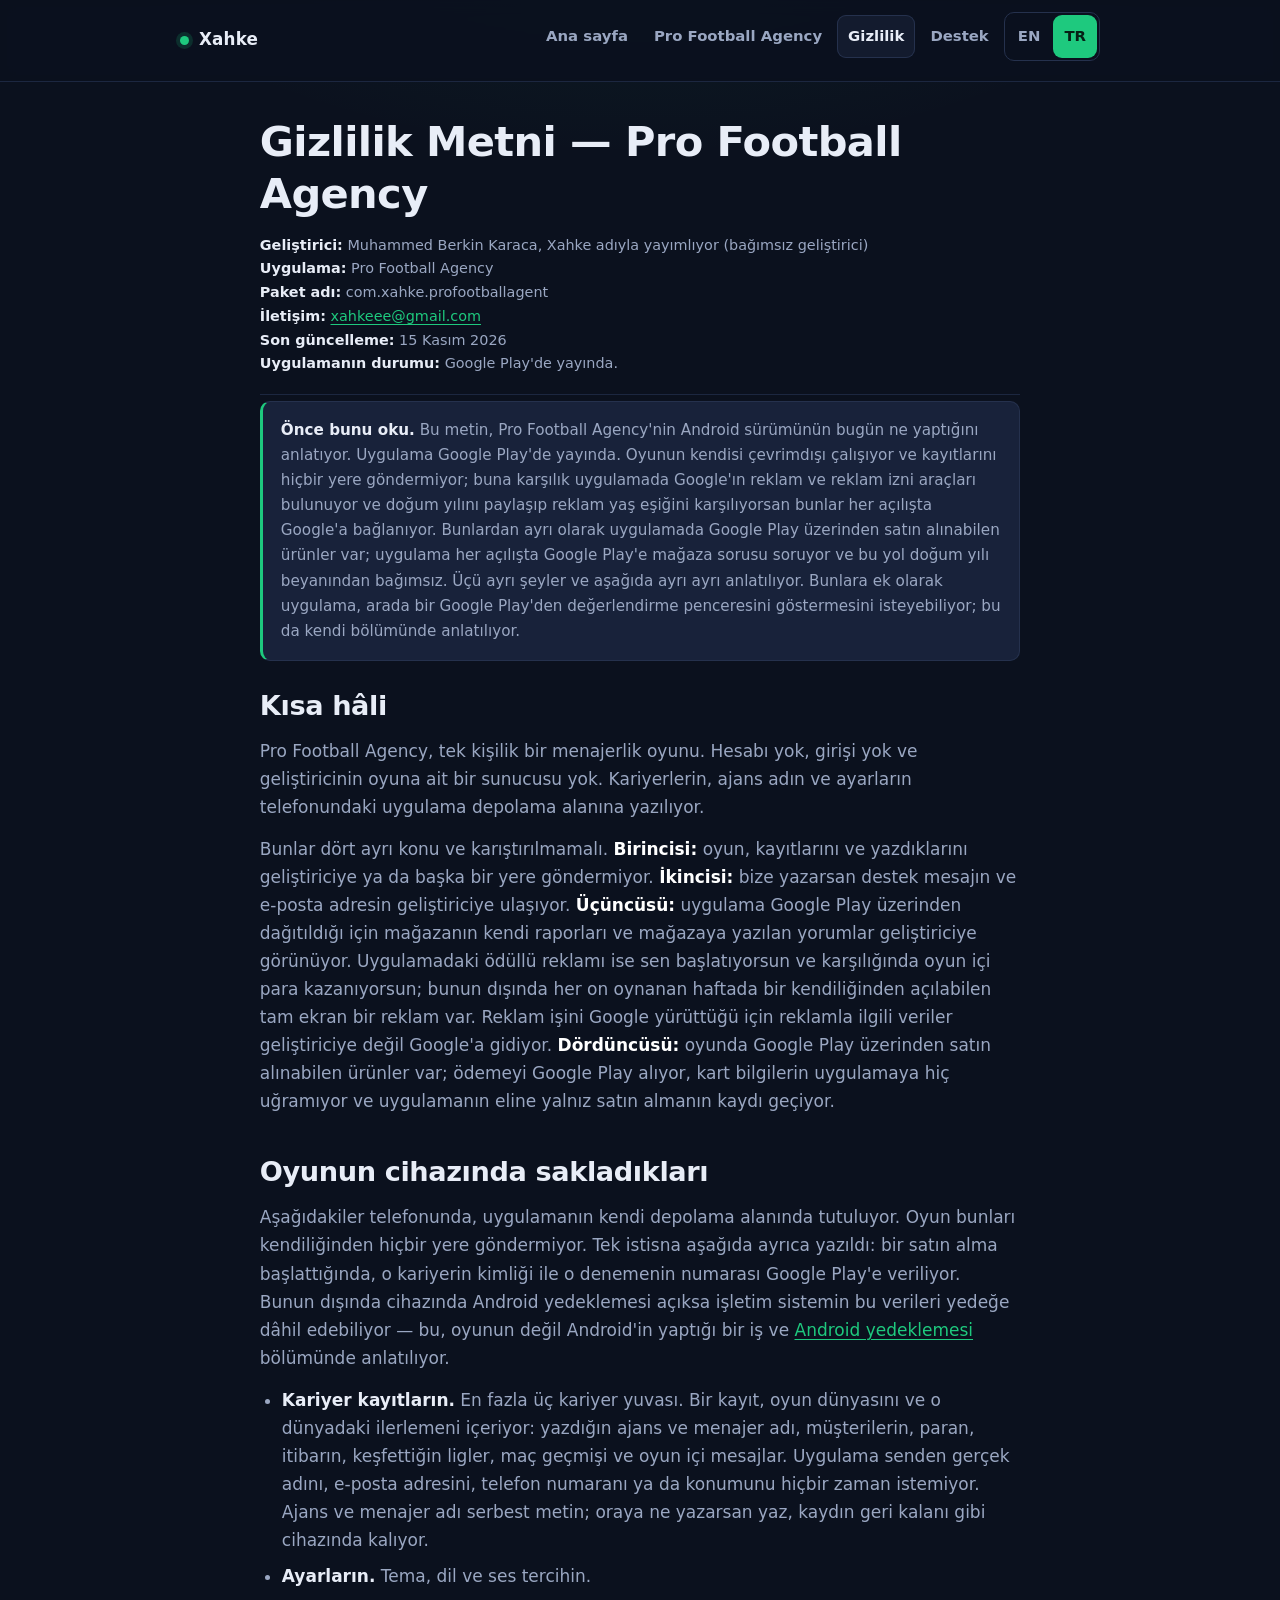
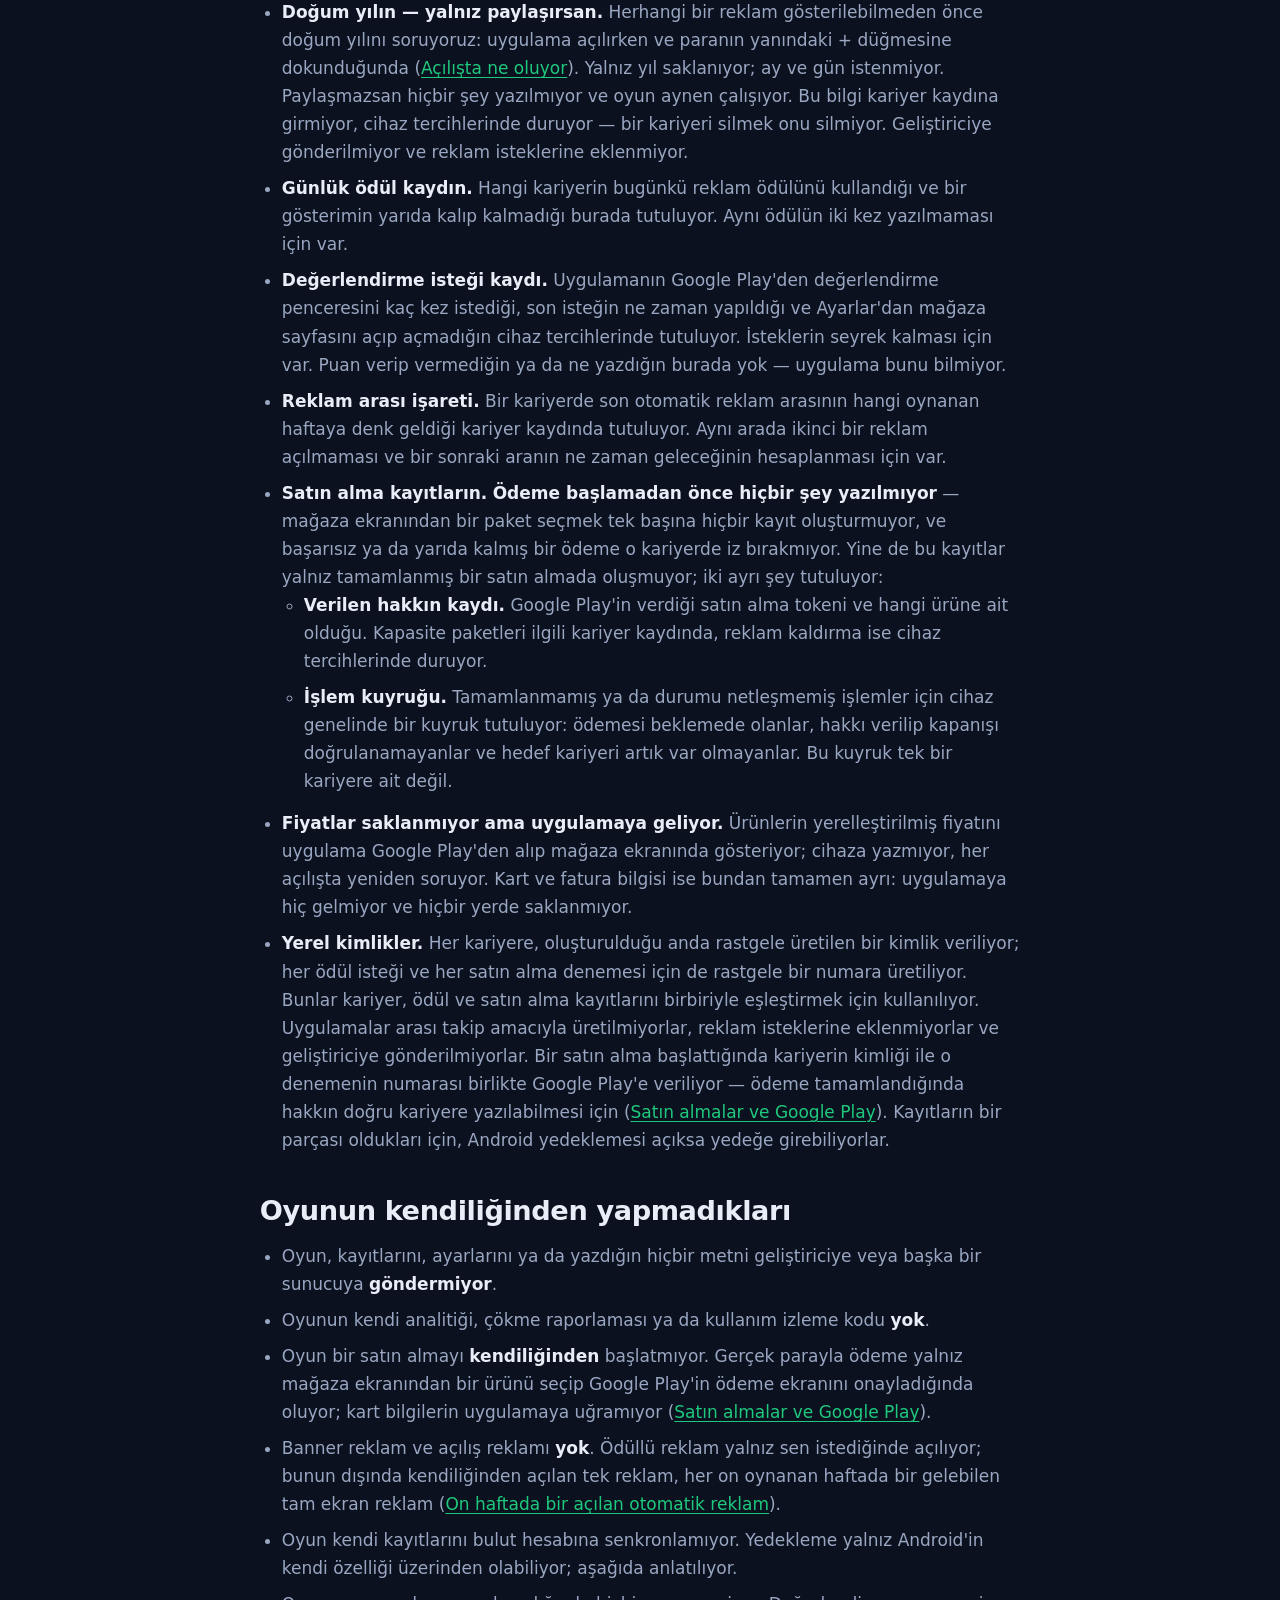
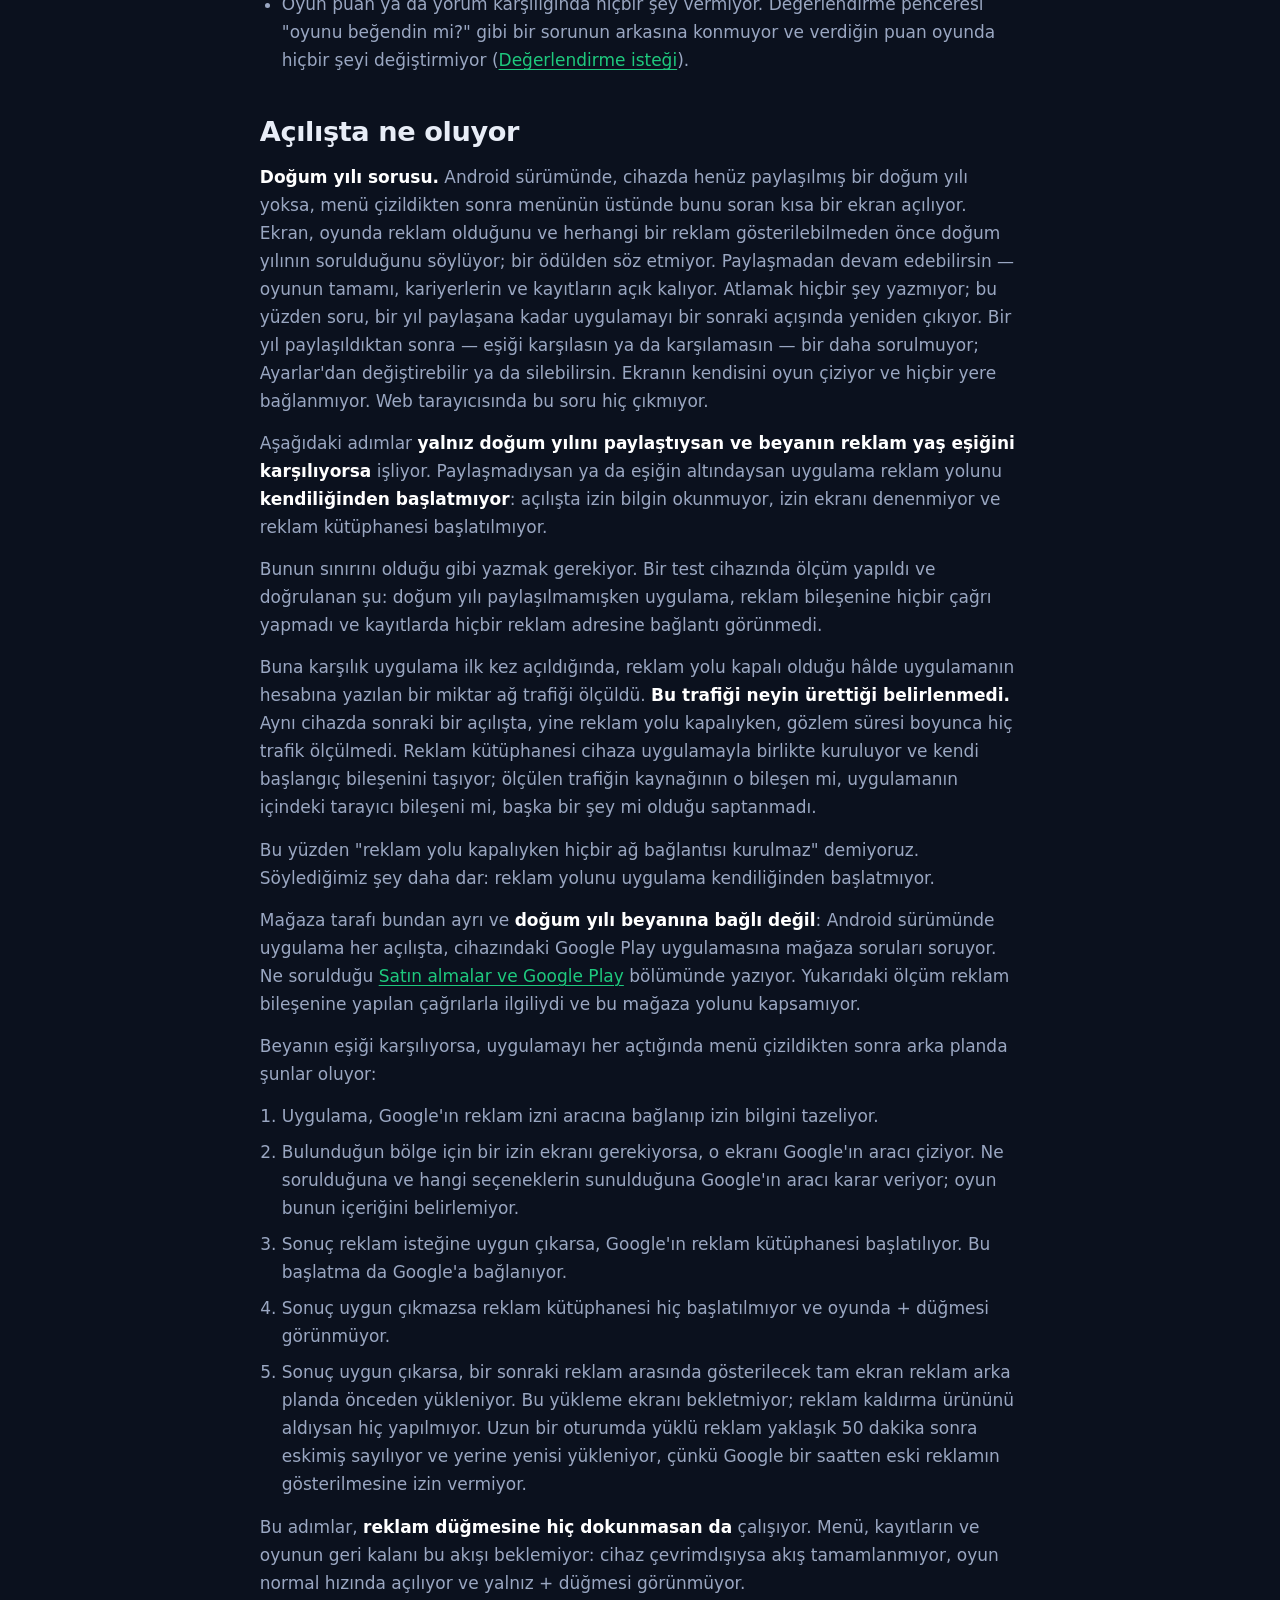
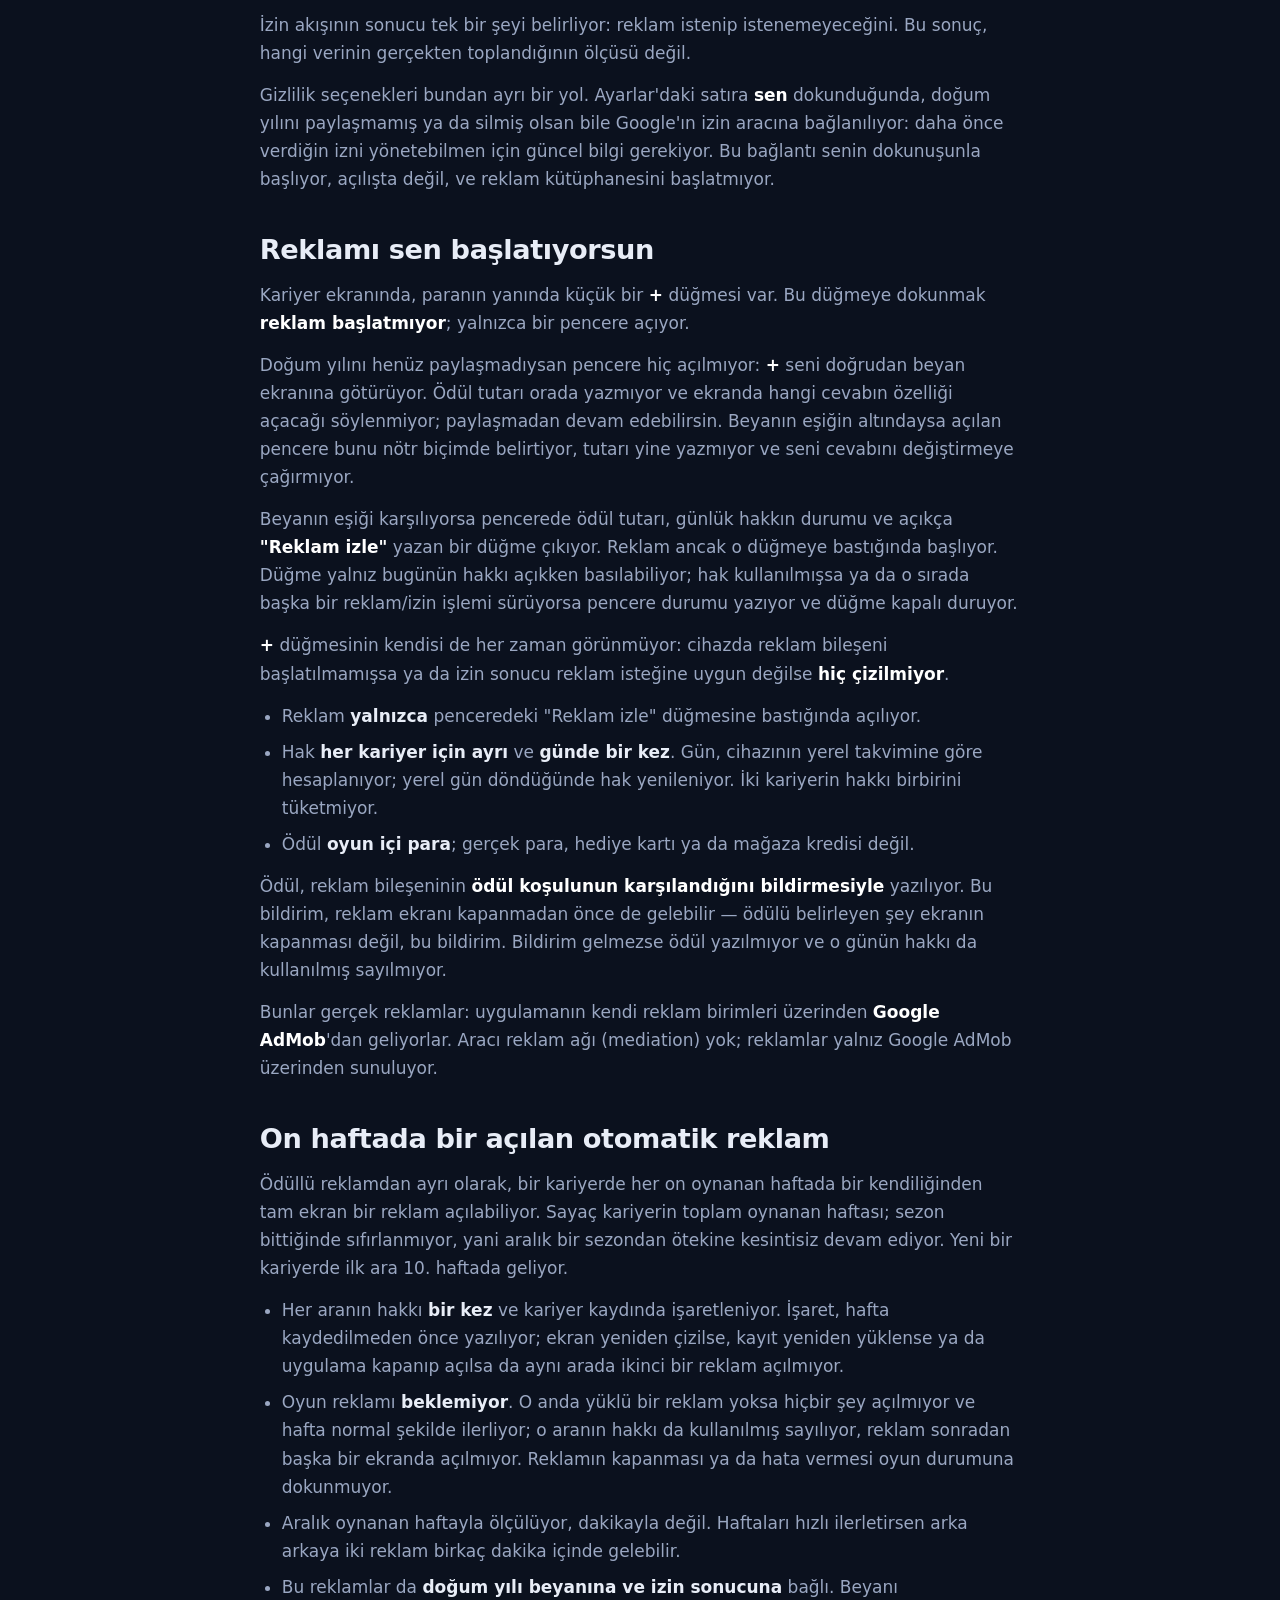
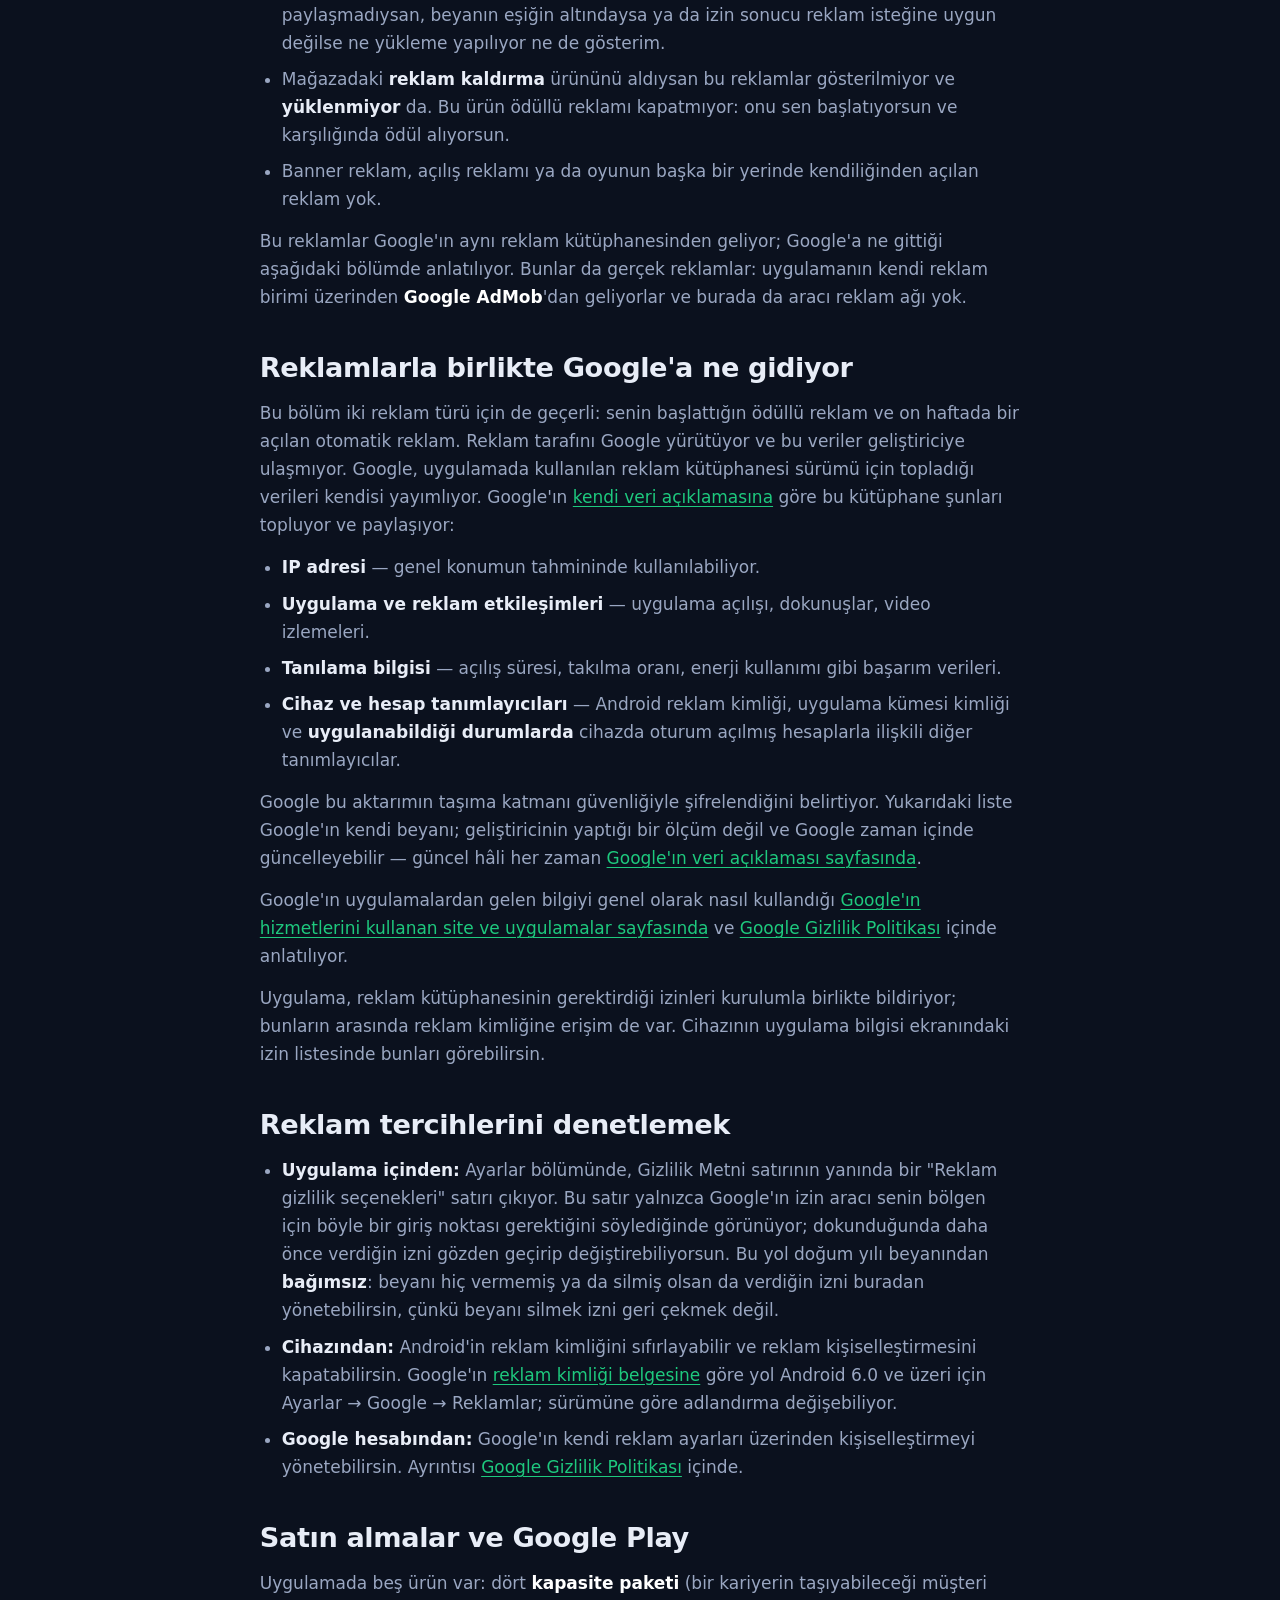
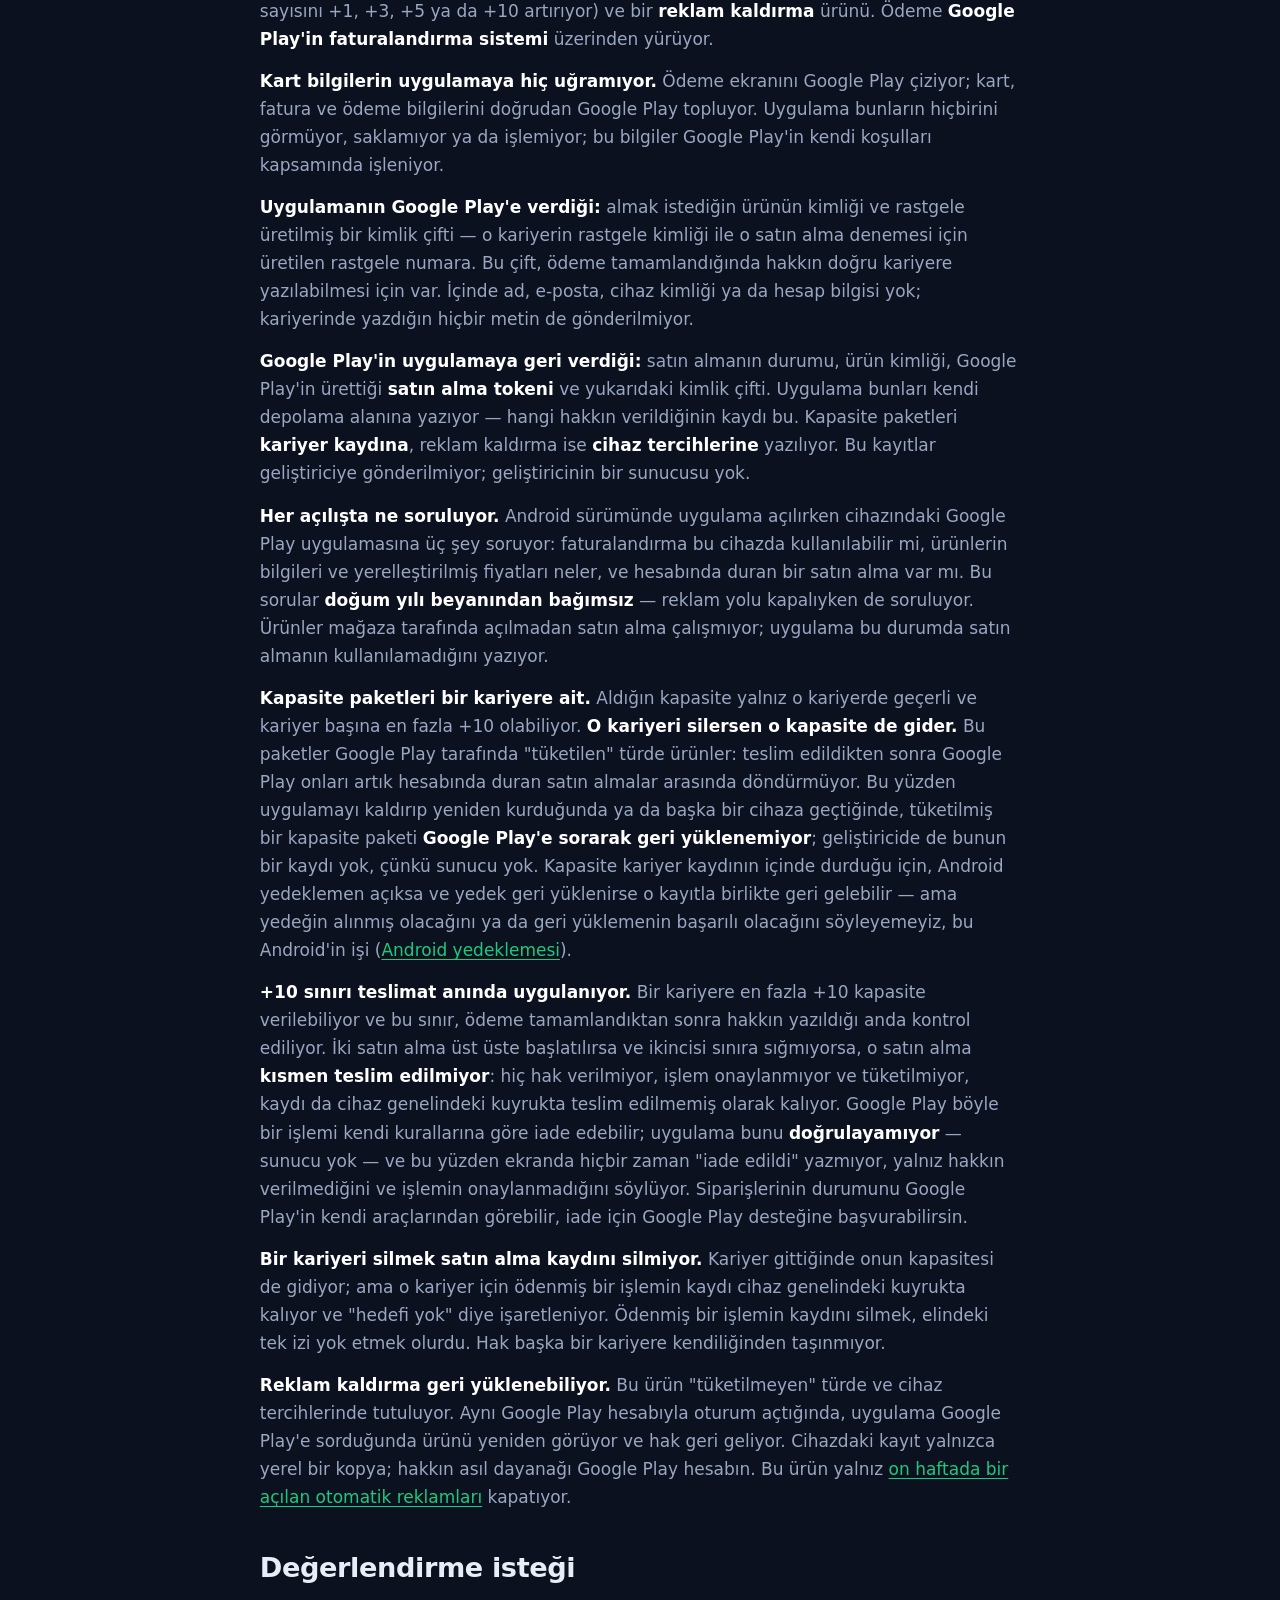
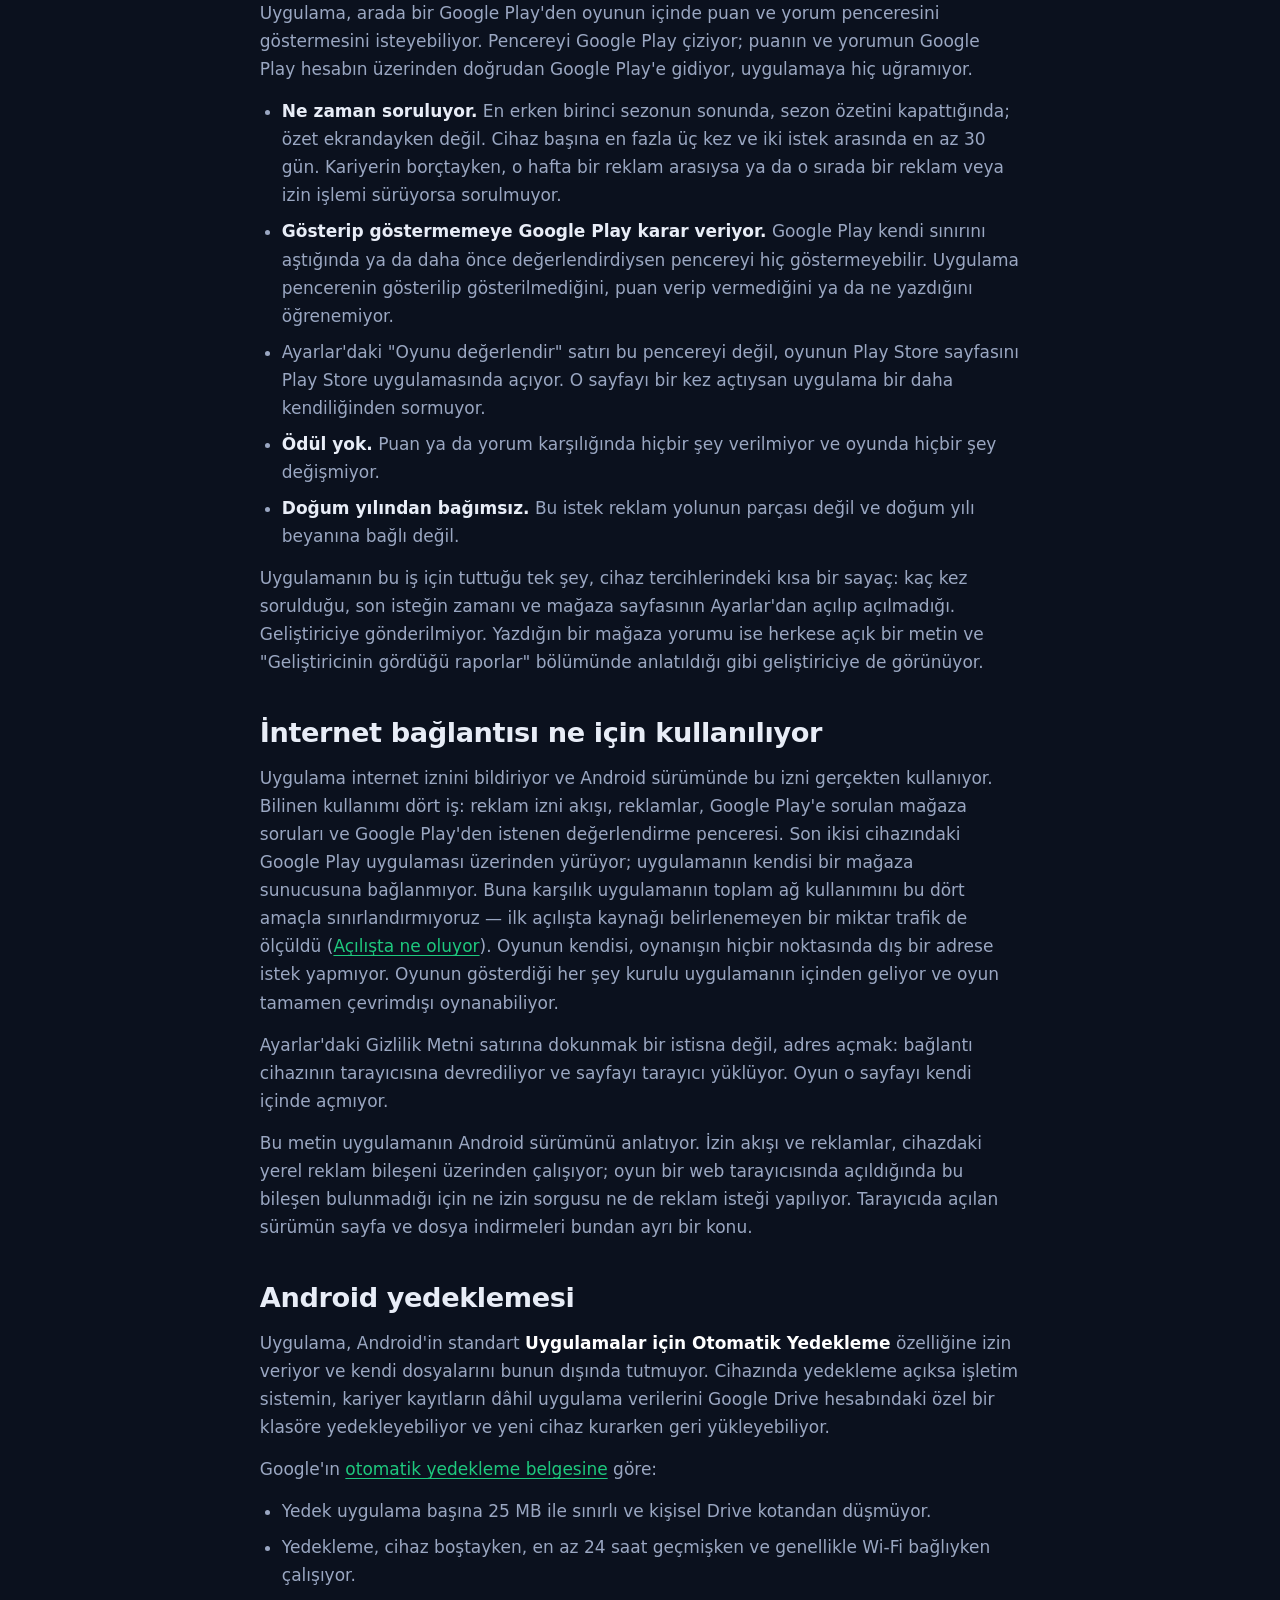
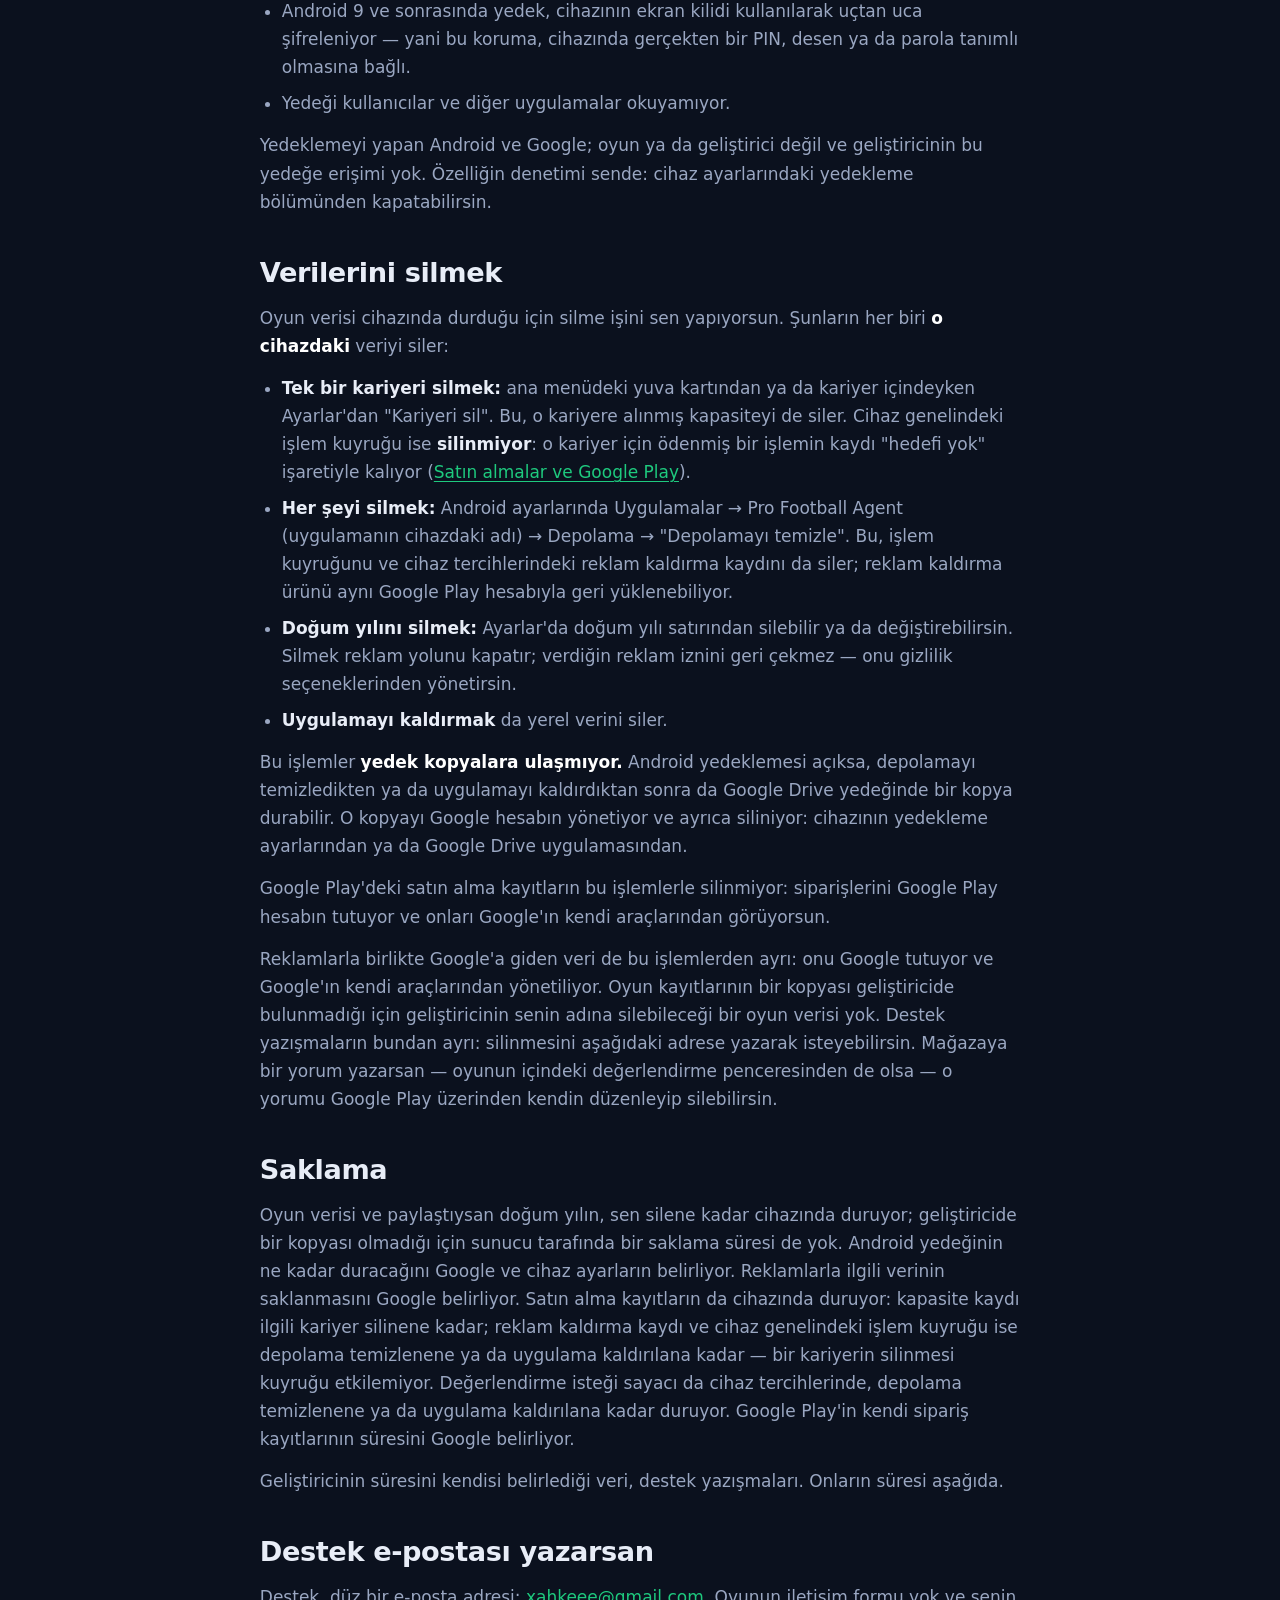
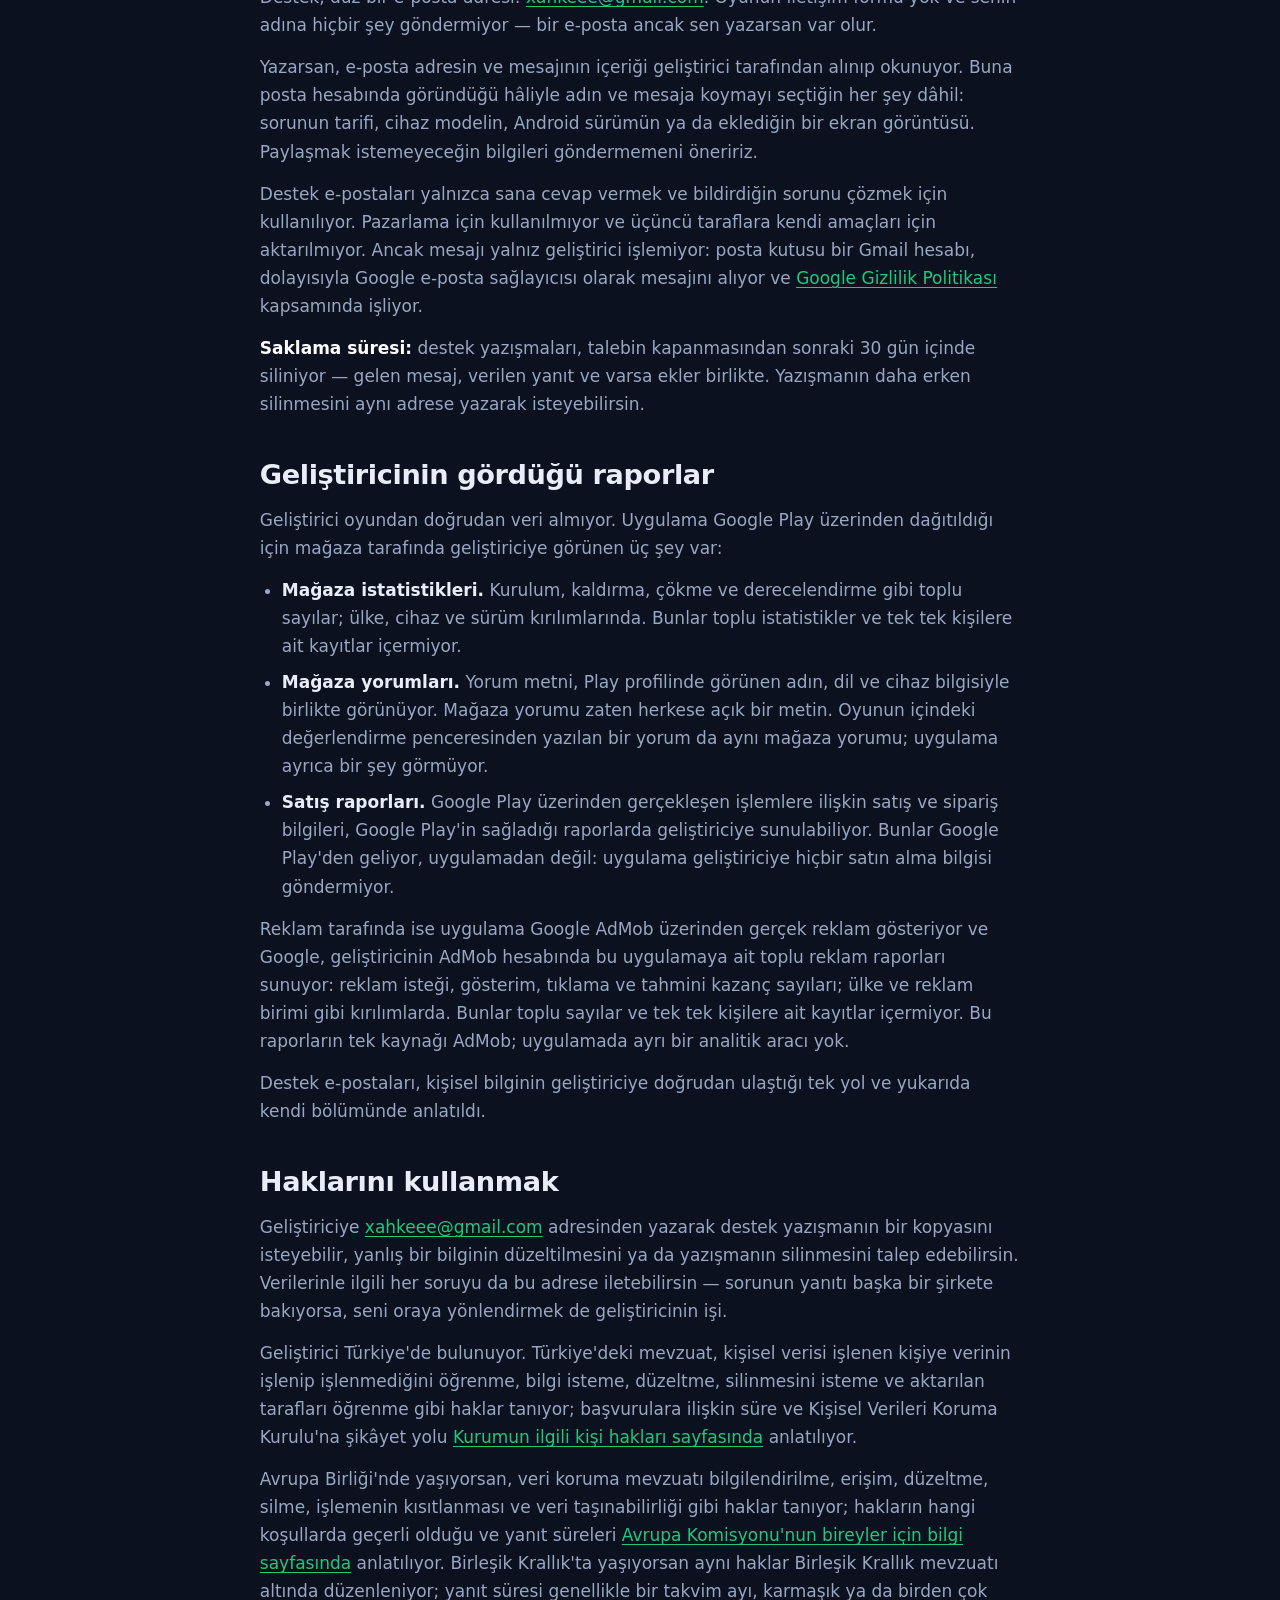
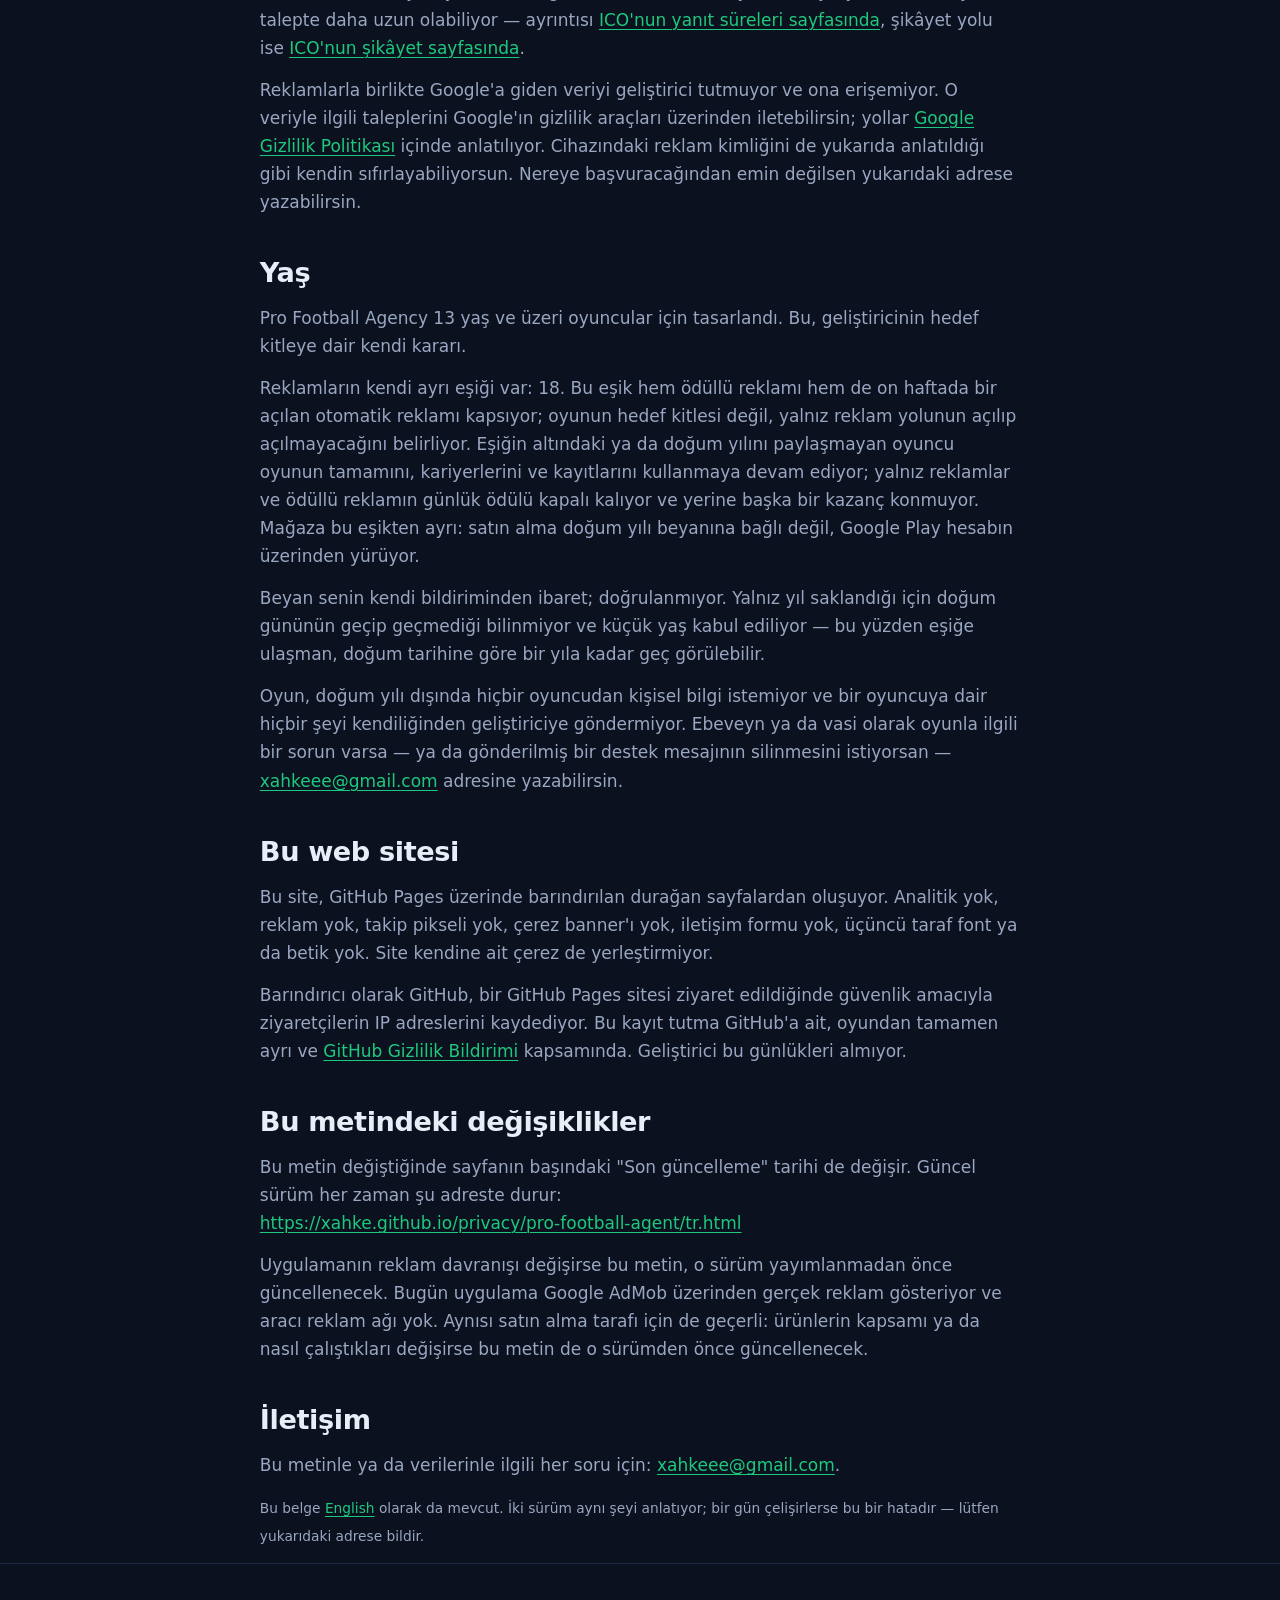
<file: privacy/pro-football-agent/tr.html>
<!DOCTYPE html>
<html lang="tr">
<head>
<meta charset="utf-8">
<meta name="viewport" content="width=device-width, initial-scale=1, viewport-fit=cover">
<title>Gizlilik Metni — Pro Football Agency — Xahke</title>
<meta name="description" content="Xahke tarafından geliştirilen Pro Football Agency (com.xahke.profootballagent) için gizlilik metni. Oyunun cihazında ne sakladığı, reklamlarla birlikte Google'a ne gittiği, Google Play üzerinden satın almalar, doğum yılı beyanı ve verilerini nasıl sileceğin.">
<meta name="theme-color" content="#0B111E">
<link rel="icon" href="/assets/img/favicon-32.png" sizes="32x32" type="image/png">
<link rel="apple-touch-icon" href="/assets/img/pro-football-agent-icon-96.png">
<link rel="alternate" hreflang="tr" href="https://xahke.github.io/privacy/pro-football-agent/tr.html">
<link rel="alternate" hreflang="en" href="https://xahke.github.io/privacy/pro-football-agent/en.html">
<link rel="alternate" hreflang="x-default" href="https://xahke.github.io/privacy/pro-football-agent/en.html">
<link rel="canonical" href="https://xahke.github.io/privacy/pro-football-agent/tr.html">
<link rel="stylesheet" href="/assets/css/site.css">
</head>
<body>
<a class="skip" href="#main">İçeriğe geç</a>

<header class="site-head">
  <div class="wrap">
    <a class="brand" href="/tr/"><span class="dot" aria-hidden="true"></span>Xahke</a>
    <nav aria-label="Ana menü">
      <ul>
        <li><a href="/tr/">Ana sayfa</a></li>
        <li><a href="/tr/pro-football-agent/">Pro Football Agency</a></li>
        <li><a href="/privacy/pro-football-agent/tr.html" aria-current="page">Gizlilik</a></li>
        <li><a href="mailto:xahkeee@gmail.com">Destek</a></li>
        <li>
          <span class="lang-switch">
            <a href="/privacy/pro-football-agent/en.html" hreflang="en" lang="en">EN</a>
            <a href="/privacy/pro-football-agent/tr.html" hreflang="tr" aria-current="true">TR</a>
          </span>
        </li>
      </ul>
    </nav>
  </div>
</header>

<main id="main">
  <article class="wrap legal">

    <h1>Gizlilik Metni — Pro Football Agency</h1>

    <p class="meta">
      <b>Geliştirici:</b> Muhammed Berkin Karaca, Xahke adıyla yayımlıyor (bağımsız geliştirici)<br>
      <b>Uygulama:</b> Pro Football Agency<br>
      <b>Paket adı:</b> com.xahke.profootballagent<br>
      <b>İletişim:</b> <a href="mailto:xahkeee@gmail.com">xahkeee@gmail.com</a><br>
      <b>Son güncelleme:</b> 15 Kasım 2026<br>
      <b>Uygulamanın durumu:</b> Google Play'de yayında.
    </p>

    <div class="note">
      <p><strong>Önce bunu oku.</strong> Bu metin, Pro Football Agency'nin Android sürümünün bugün ne yaptığını anlatıyor. Uygulama Google Play'de yayında. Oyunun kendisi çevrimdışı çalışıyor ve kayıtlarını hiçbir yere göndermiyor; buna karşılık uygulamada Google'ın reklam ve reklam izni araçları bulunuyor ve doğum yılını paylaşıp reklam yaş eşiğini karşılıyorsan bunlar her açılışta Google'a bağlanıyor. Bunlardan ayrı olarak uygulamada Google Play üzerinden satın alınabilen ürünler var; uygulama her açılışta Google Play'e mağaza sorusu soruyor ve bu yol doğum yılı beyanından bağımsız. Üçü ayrı şeyler ve aşağıda ayrı ayrı anlatılıyor. Bunlara ek olarak uygulama, arada bir Google Play'den değerlendirme penceresini göstermesini isteyebiliyor; bu da kendi bölümünde anlatılıyor.</p>
    </div>

    <h2 id="ozet">Kısa hâli</h2>
    <p>Pro Football Agency, tek kişilik bir menajerlik oyunu. Hesabı yok, girişi yok ve geliştiricinin oyuna ait bir sunucusu yok. Kariyerlerin, ajans adın ve ayarların telefonundaki uygulama depolama alanına yazılıyor.</p>
    <p>Bunlar dört ayrı konu ve karıştırılmamalı. <strong>Birincisi:</strong> oyun, kayıtlarını ve yazdıklarını geliştiriciye ya da başka bir yere göndermiyor. <strong>İkincisi:</strong> bize yazarsan destek mesajın ve e-posta adresin geliştiriciye ulaşıyor. <strong>Üçüncüsü:</strong> uygulama Google Play üzerinden dağıtıldığı için mağazanın kendi raporları ve mağazaya yazılan yorumlar geliştiriciye görünüyor. Uygulamadaki ödüllü reklamı ise sen başlatıyorsun ve karşılığında oyun içi para kazanıyorsun; bunun dışında her on oynanan haftada bir kendiliğinden açılabilen tam ekran bir reklam var. Reklam işini Google yürüttüğü için reklamla ilgili veriler geliştiriciye değil Google'a gidiyor. <strong>Dördüncüsü:</strong> oyunda Google Play üzerinden satın alınabilen ürünler var; ödemeyi Google Play alıyor, kart bilgilerin uygulamaya hiç uğramıyor ve uygulamanın eline yalnız satın almanın kaydı geçiyor.</p>

    <h2 id="toplanan">Oyunun cihazında sakladıkları</h2>
    <p>Aşağıdakiler telefonunda, uygulamanın kendi depolama alanında tutuluyor. Oyun bunları kendiliğinden hiçbir yere göndermiyor. Tek istisna aşağıda ayrıca yazıldı: bir satın alma başlattığında, o kariyerin kimliği ile o denemenin numarası Google Play'e veriliyor. Bunun dışında cihazında Android yedeklemesi açıksa işletim sistemin bu verileri yedeğe dâhil edebiliyor — bu, oyunun değil Android'in yaptığı bir iş ve <a href="#yedekleme">Android yedeklemesi</a> bölümünde anlatılıyor.</p>
    <ul>
      <li><strong>Kariyer kayıtların.</strong> En fazla üç kariyer yuvası. Bir kayıt, oyun dünyasını ve o dünyadaki ilerlemeni içeriyor: yazdığın ajans ve menajer adı, müşterilerin, paran, itibarın, keşfettiğin ligler, maç geçmişi ve oyun içi mesajlar. Uygulama senden gerçek adını, e-posta adresini, telefon numaranı ya da konumunu hiçbir zaman istemiyor. Ajans ve menajer adı serbest metin; oraya ne yazarsan yaz, kaydın geri kalanı gibi cihazında kalıyor.</li>
      <li><strong>Ayarların.</strong> Tema, dil ve ses tercihin.</li>
      <li><strong>Doğum yılın — yalnız paylaşırsan.</strong> Herhangi bir reklam gösterilebilmeden önce doğum yılını soruyoruz: uygulama açılırken ve paranın yanındaki + düğmesine dokunduğunda (<a href="#acilis">Açılışta ne oluyor</a>). Yalnız yıl saklanıyor; ay ve gün istenmiyor. Paylaşmazsan hiçbir şey yazılmıyor ve oyun aynen çalışıyor. Bu bilgi kariyer kaydına girmiyor, cihaz tercihlerinde duruyor — bir kariyeri silmek onu silmiyor. Geliştiriciye gönderilmiyor ve reklam isteklerine eklenmiyor.</li>
      <li><strong>Günlük ödül kaydın.</strong> Hangi kariyerin bugünkü reklam ödülünü kullandığı ve bir gösterimin yarıda kalıp kalmadığı burada tutuluyor. Aynı ödülün iki kez yazılmaması için var.</li>
      <li><strong>Değerlendirme isteği kaydı.</strong> Uygulamanın Google Play'den değerlendirme penceresini kaç kez istediği, son isteğin ne zaman yapıldığı ve Ayarlar'dan mağaza sayfasını açıp açmadığın cihaz tercihlerinde tutuluyor. İsteklerin seyrek kalması için var. Puan verip vermediğin ya da ne yazdığın burada yok — uygulama bunu bilmiyor.</li>
      <li><strong>Reklam arası işareti.</strong> Bir kariyerde son otomatik reklam arasının hangi oynanan haftaya denk geldiği kariyer kaydında tutuluyor. Aynı arada ikinci bir reklam açılmaması ve bir sonraki aranın ne zaman geleceğinin hesaplanması için var.</li>
      <li><strong>Satın alma kayıtların.</strong> <strong>Ödeme başlamadan önce hiçbir şey yazılmıyor</strong> — mağaza ekranından bir paket seçmek tek başına hiçbir kayıt oluşturmuyor, ve başarısız ya da yarıda kalmış bir ödeme o kariyerde iz bırakmıyor. Yine de bu kayıtlar yalnız tamamlanmış bir satın almada oluşmuyor; iki ayrı şey tutuluyor:
        <ul>
          <li><strong>Verilen hakkın kaydı.</strong> Google Play'in verdiği satın alma tokeni ve hangi ürüne ait olduğu. Kapasite paketleri ilgili kariyer kaydında, reklam kaldırma ise cihaz tercihlerinde duruyor.</li>
          <li><strong>İşlem kuyruğu.</strong> Tamamlanmamış ya da durumu netleşmemiş işlemler için cihaz genelinde bir kuyruk tutuluyor: ödemesi beklemede olanlar, hakkı verilip kapanışı doğrulanamayanlar ve hedef kariyeri artık var olmayanlar. Bu kuyruk tek bir kariyere ait değil.</li>
        </ul>
      </li>
      <li><strong>Fiyatlar saklanmıyor ama uygulamaya geliyor.</strong> Ürünlerin yerelleştirilmiş fiyatını uygulama Google Play'den alıp mağaza ekranında gösteriyor; cihaza yazmıyor, her açılışta yeniden soruyor. Kart ve fatura bilgisi ise bundan tamamen ayrı: uygulamaya hiç gelmiyor ve hiçbir yerde saklanmıyor.</li>
      <li><strong>Yerel kimlikler.</strong> Her kariyere, oluşturulduğu anda rastgele üretilen bir kimlik veriliyor; her ödül isteği ve her satın alma denemesi için de rastgele bir numara üretiliyor. Bunlar kariyer, ödül ve satın alma kayıtlarını birbiriyle eşleştirmek için kullanılıyor. Uygulamalar arası takip amacıyla üretilmiyorlar, reklam isteklerine eklenmiyorlar ve geliştiriciye gönderilmiyorlar. Bir satın alma başlattığında kariyerin kimliği ile o denemenin numarası birlikte Google Play'e veriliyor — ödeme tamamlandığında hakkın doğru kariyere yazılabilmesi için (<a href="#satin-alma">Satın almalar ve Google Play</a>). Kayıtların bir parçası oldukları için, Android yedeklemesi açıksa yedeğe girebiliyorlar.</li>
    </ul>

    <h2 id="yapilmayan">Oyunun kendiliğinden yapmadıkları</h2>
    <ul>
      <li>Oyun, kayıtlarını, ayarlarını ya da yazdığın hiçbir metni geliştiriciye veya başka bir sunucuya <strong>göndermiyor</strong>.</li>
      <li>Oyunun kendi analitiği, çökme raporlaması ya da kullanım izleme kodu <strong>yok</strong>.</li>
      <li>Oyun bir satın almayı <strong>kendiliğinden</strong> başlatmıyor. Gerçek parayla ödeme yalnız mağaza ekranından bir ürünü seçip Google Play'in ödeme ekranını onayladığında oluyor; kart bilgilerin uygulamaya uğramıyor (<a href="#satin-alma">Satın almalar ve Google Play</a>).</li>
      <li>Banner reklam ve açılış reklamı <strong>yok</strong>. Ödüllü reklam yalnız sen istediğinde açılıyor; bunun dışında kendiliğinden açılan tek reklam, her on oynanan haftada bir gelebilen tam ekran reklam (<a href="#gecis-reklami">On haftada bir açılan otomatik reklam</a>).</li>
      <li>Oyun kendi kayıtlarını bulut hesabına senkronlamıyor. Yedekleme yalnız Android'in kendi özelliği üzerinden olabiliyor; aşağıda anlatılıyor.</li>
      <li>Oyun puan ya da yorum karşılığında hiçbir şey vermiyor. Değerlendirme penceresi "oyunu beğendin mi?" gibi bir sorunun arkasına konmuyor ve verdiğin puan oyunda hiçbir şeyi değiştirmiyor (<a href="#degerlendirme">Değerlendirme isteği</a>).</li>
    </ul>

    <h2 id="acilis">Açılışta ne oluyor</h2>
    <p><strong>Doğum yılı sorusu.</strong> Android sürümünde, cihazda henüz paylaşılmış bir doğum yılı yoksa, menü çizildikten sonra menünün üstünde bunu soran kısa bir ekran açılıyor. Ekran, oyunda reklam olduğunu ve herhangi bir reklam gösterilebilmeden önce doğum yılının sorulduğunu söylüyor; bir ödülden söz etmiyor. Paylaşmadan devam edebilirsin — oyunun tamamı, kariyerlerin ve kayıtların açık kalıyor. Atlamak hiçbir şey yazmıyor; bu yüzden soru, bir yıl paylaşana kadar uygulamayı bir sonraki açışında yeniden çıkıyor. Bir yıl paylaşıldıktan sonra — eşiği karşılasın ya da karşılamasın — bir daha sorulmuyor; Ayarlar'dan değiştirebilir ya da silebilirsin. Ekranın kendisini oyun çiziyor ve hiçbir yere bağlanmıyor. Web tarayıcısında bu soru hiç çıkmıyor.</p>
    <p>Aşağıdaki adımlar <strong>yalnız doğum yılını paylaştıysan ve beyanın reklam yaş eşiğini karşılıyorsa</strong> işliyor. Paylaşmadıysan ya da eşiğin altındaysan uygulama reklam yolunu <strong>kendiliğinden başlatmıyor</strong>: açılışta izin bilgin okunmuyor, izin ekranı denenmiyor ve reklam kütüphanesi başlatılmıyor.</p>
    <p>Bunun sınırını olduğu gibi yazmak gerekiyor. Bir test cihazında ölçüm yapıldı ve doğrulanan şu: doğum yılı paylaşılmamışken uygulama, reklam bileşenine hiçbir çağrı yapmadı ve kayıtlarda hiçbir reklam adresine bağlantı görünmedi.</p>
    <p>Buna karşılık uygulama ilk kez açıldığında, reklam yolu kapalı olduğu hâlde uygulamanın hesabına yazılan bir miktar ağ trafiği ölçüldü. <strong>Bu trafiği neyin ürettiği belirlenmedi.</strong> Aynı cihazda sonraki bir açılışta, yine reklam yolu kapalıyken, gözlem süresi boyunca hiç trafik ölçülmedi. Reklam kütüphanesi cihaza uygulamayla birlikte kuruluyor ve kendi başlangıç bileşenini taşıyor; ölçülen trafiğin kaynağının o bileşen mi, uygulamanın içindeki tarayıcı bileşeni mi, başka bir şey mi olduğu saptanmadı.</p>
    <p>Bu yüzden "reklam yolu kapalıyken hiçbir ağ bağlantısı kurulmaz" demiyoruz. Söylediğimiz şey daha dar: reklam yolunu uygulama kendiliğinden başlatmıyor.</p>
    <p>Mağaza tarafı bundan ayrı ve <strong>doğum yılı beyanına bağlı değil</strong>: Android sürümünde uygulama her açılışta, cihazındaki Google Play uygulamasına mağaza soruları soruyor. Ne sorulduğu <a href="#satin-alma">Satın almalar ve Google Play</a> bölümünde yazıyor. Yukarıdaki ölçüm reklam bileşenine yapılan çağrılarla ilgiliydi ve bu mağaza yolunu kapsamıyor.</p>
    <p>Beyanın eşiği karşılıyorsa, uygulamayı her açtığında menü çizildikten sonra arka planda şunlar oluyor:</p>
    <ol>
      <li>Uygulama, Google'ın reklam izni aracına bağlanıp izin bilgini tazeliyor.</li>
      <li>Bulunduğun bölge için bir izin ekranı gerekiyorsa, o ekranı Google'ın aracı çiziyor. Ne sorulduğuna ve hangi seçeneklerin sunulduğuna Google'ın aracı karar veriyor; oyun bunun içeriğini belirlemiyor.</li>
      <li>Sonuç reklam isteğine uygun çıkarsa, Google'ın reklam kütüphanesi başlatılıyor. Bu başlatma da Google'a bağlanıyor.</li>
      <li>Sonuç uygun çıkmazsa reklam kütüphanesi hiç başlatılmıyor ve oyunda + düğmesi görünmüyor.</li>
      <li>Sonuç uygun çıkarsa, bir sonraki reklam arasında gösterilecek tam ekran reklam arka planda önceden yükleniyor. Bu yükleme ekranı bekletmiyor; reklam kaldırma ürününü aldıysan hiç yapılmıyor. Uzun bir oturumda yüklü reklam yaklaşık 50 dakika sonra eskimiş sayılıyor ve yerine yenisi yükleniyor, çünkü Google bir saatten eski reklamın gösterilmesine izin vermiyor.</li>
    </ol>
    <p>Bu adımlar, <strong>reklam düğmesine hiç dokunmasan da</strong> çalışıyor. Menü, kayıtların ve oyunun geri kalanı bu akışı beklemiyor: cihaz çevrimdışıysa akış tamamlanmıyor, oyun normal hızında açılıyor ve yalnız + düğmesi görünmüyor.</p>
    <p>İzin akışının sonucu tek bir şeyi belirliyor: reklam istenip istenemeyeceğini. Bu sonuç, hangi verinin gerçekten toplandığının ölçüsü değil.</p>
    <p>Gizlilik seçenekleri bundan ayrı bir yol. Ayarlar'daki satıra <strong>sen</strong> dokunduğunda, doğum yılını paylaşmamış ya da silmiş olsan bile Google'ın izin aracına bağlanılıyor: daha önce verdiğin izni yönetebilmen için güncel bilgi gerekiyor. Bu bağlantı senin dokunuşunla başlıyor, açılışta değil, ve reklam kütüphanesini başlatmıyor.</p>

    <h2 id="reklam">Reklamı sen başlatıyorsun</h2>
    <p>Kariyer ekranında, paranın yanında küçük bir <strong>+</strong> düğmesi var. Bu düğmeye dokunmak <strong>reklam başlatmıyor</strong>; yalnızca bir pencere açıyor.</p>
    <p>Doğum yılını henüz paylaşmadıysan pencere hiç açılmıyor: <strong>+</strong> seni doğrudan beyan ekranına götürüyor. Ödül tutarı orada yazmıyor ve ekranda hangi cevabın özelliği açacağı söylenmiyor; paylaşmadan devam edebilirsin. Beyanın eşiğin altındaysa açılan pencere bunu nötr biçimde belirtiyor, tutarı yine yazmıyor ve seni cevabını değiştirmeye çağırmıyor.</p>
    <p>Beyanın eşiği karşılıyorsa pencerede ödül tutarı, günlük hakkın durumu ve açıkça <strong>"Reklam izle"</strong> yazan bir düğme çıkıyor. Reklam ancak o düğmeye bastığında başlıyor. Düğme yalnız bugünün hakkı açıkken basılabiliyor; hak kullanılmışsa ya da o sırada başka bir reklam/izin işlemi sürüyorsa pencere durumu yazıyor ve düğme kapalı duruyor.</p>
    <p><strong>+</strong> düğmesinin kendisi de her zaman görünmüyor: cihazda reklam bileşeni başlatılmamışsa ya da izin sonucu reklam isteğine uygun değilse <strong>hiç çizilmiyor</strong>.</p>
    <ul>
      <li>Reklam <strong>yalnızca</strong> penceredeki "Reklam izle" düğmesine bastığında açılıyor.</li>
      <li>Hak <strong>her kariyer için ayrı</strong> ve <strong>günde bir kez</strong>. Gün, cihazının yerel takvimine göre hesaplanıyor; yerel gün döndüğünde hak yenileniyor. İki kariyerin hakkı birbirini tüketmiyor.</li>
      <li>Ödül <strong>oyun içi para</strong>; gerçek para, hediye kartı ya da mağaza kredisi değil.</li>
    </ul>
    <p>Ödül, reklam bileşeninin <strong>ödül koşulunun karşılandığını bildirmesiyle</strong> yazılıyor. Bu bildirim, reklam ekranı kapanmadan önce de gelebilir — ödülü belirleyen şey ekranın kapanması değil, bu bildirim. Bildirim gelmezse ödül yazılmıyor ve o günün hakkı da kullanılmış sayılmıyor.</p>
    <p>Bunlar gerçek reklamlar: uygulamanın kendi reklam birimleri üzerinden <strong>Google AdMob</strong>'dan geliyorlar. Aracı reklam ağı (mediation) yok; reklamlar yalnız Google AdMob üzerinden sunuluyor.</p>

    <h2 id="gecis-reklami">On haftada bir açılan otomatik reklam</h2>
    <p>Ödüllü reklamdan ayrı olarak, bir kariyerde her on oynanan haftada bir kendiliğinden tam ekran bir reklam açılabiliyor. Sayaç kariyerin toplam oynanan haftası; sezon bittiğinde sıfırlanmıyor, yani aralık bir sezondan ötekine kesintisiz devam ediyor. Yeni bir kariyerde ilk ara 10. haftada geliyor.</p>
    <ul>
      <li>Her aranın hakkı <strong>bir kez</strong> ve kariyer kaydında işaretleniyor. İşaret, hafta kaydedilmeden önce yazılıyor; ekran yeniden çizilse, kayıt yeniden yüklense ya da uygulama kapanıp açılsa da aynı arada ikinci bir reklam açılmıyor.</li>
      <li>Oyun reklamı <strong>beklemiyor</strong>. O anda yüklü bir reklam yoksa hiçbir şey açılmıyor ve hafta normal şekilde ilerliyor; o aranın hakkı da kullanılmış sayılıyor, reklam sonradan başka bir ekranda açılmıyor. Reklamın kapanması ya da hata vermesi oyun durumuna dokunmuyor.</li>
      <li>Aralık oynanan haftayla ölçülüyor, dakikayla değil. Haftaları hızlı ilerletirsen arka arkaya iki reklam birkaç dakika içinde gelebilir.</li>
      <li>Bu reklamlar da <strong>doğum yılı beyanına ve izin sonucuna</strong> bağlı. Beyanı paylaşmadıysan, beyanın eşiğin altındaysa ya da izin sonucu reklam isteğine uygun değilse ne yükleme yapılıyor ne de gösterim.</li>
      <li>Mağazadaki <strong>reklam kaldırma</strong> ürününü aldıysan bu reklamlar gösterilmiyor ve <strong>yüklenmiyor</strong> da. Bu ürün ödüllü reklamı kapatmıyor: onu sen başlatıyorsun ve karşılığında ödül alıyorsun.</li>
      <li>Banner reklam, açılış reklamı ya da oyunun başka bir yerinde kendiliğinden açılan reklam yok.</li>
    </ul>
    <p>Bu reklamlar Google'ın aynı reklam kütüphanesinden geliyor; Google'a ne gittiği aşağıdaki bölümde anlatılıyor. Bunlar da gerçek reklamlar: uygulamanın kendi reklam birimi üzerinden <strong>Google AdMob</strong>'dan geliyorlar ve burada da aracı reklam ağı yok.</p>

    <h2 id="google">Reklamlarla birlikte Google'a ne gidiyor</h2>
    <p>Bu bölüm iki reklam türü için de geçerli: senin başlattığın ödüllü reklam ve on haftada bir açılan otomatik reklam. Reklam tarafını Google yürütüyor ve bu veriler geliştiriciye ulaşmıyor. Google, uygulamada kullanılan reklam kütüphanesi sürümü için topladığı verileri kendisi yayımlıyor. Google'ın <a href="https://developers.google.com/admob/android/privacy/play-data-disclosure" rel="noopener noreferrer">kendi veri açıklamasına</a> göre bu kütüphane şunları topluyor ve paylaşıyor:</p>
    <ul>
      <li><strong>IP adresi</strong> — genel konumun tahmininde kullanılabiliyor.</li>
      <li><strong>Uygulama ve reklam etkileşimleri</strong> — uygulama açılışı, dokunuşlar, video izlemeleri.</li>
      <li><strong>Tanılama bilgisi</strong> — açılış süresi, takılma oranı, enerji kullanımı gibi başarım verileri.</li>
      <li><strong>Cihaz ve hesap tanımlayıcıları</strong> — Android reklam kimliği, uygulama kümesi kimliği ve <strong>uygulanabildiği durumlarda</strong> cihazda oturum açılmış hesaplarla ilişkili diğer tanımlayıcılar.</li>
    </ul>
    <p>Google bu aktarımın taşıma katmanı güvenliğiyle şifrelendiğini belirtiyor. Yukarıdaki liste Google'ın kendi beyanı; geliştiricinin yaptığı bir ölçüm değil ve Google zaman içinde güncelleyebilir — güncel hâli her zaman <a href="https://developers.google.com/admob/android/privacy/play-data-disclosure" rel="noopener noreferrer">Google'ın veri açıklaması sayfasında</a>.</p>
    <p>Google'ın uygulamalardan gelen bilgiyi genel olarak nasıl kullandığı <a href="https://policies.google.com/technologies/partner-sites" rel="noopener noreferrer">Google'ın hizmetlerini kullanan site ve uygulamalar sayfasında</a> ve <a href="https://policies.google.com/privacy" rel="noopener noreferrer">Google Gizlilik Politikası</a> içinde anlatılıyor.</p>
    <p>Uygulama, reklam kütüphanesinin gerektirdiği izinleri kurulumla birlikte bildiriyor; bunların arasında reklam kimliğine erişim de var. Cihazının uygulama bilgisi ekranındaki izin listesinde bunları görebilirsin.</p>

    <h2 id="tercihler">Reklam tercihlerini denetlemek</h2>
    <ul>
      <li><strong>Uygulama içinden:</strong> Ayarlar bölümünde, Gizlilik Metni satırının yanında bir "Reklam gizlilik seçenekleri" satırı çıkıyor. Bu satır yalnızca Google'ın izin aracı senin bölgen için böyle bir giriş noktası gerektiğini söylediğinde görünüyor; dokunduğunda daha önce verdiğin izni gözden geçirip değiştirebiliyorsun. Bu yol doğum yılı beyanından <strong>bağımsız</strong>: beyanı hiç vermemiş ya da silmiş olsan da verdiğin izni buradan yönetebilirsin, çünkü beyanı silmek izni geri çekmek değil.</li>
      <li><strong>Cihazından:</strong> Android'in reklam kimliğini sıfırlayabilir ve reklam kişiselleştirmesini kapatabilirsin. Google'ın <a href="https://support.google.com/googleplay/answer/3405269" rel="noopener noreferrer">reklam kimliği belgesine</a> göre yol Android 6.0 ve üzeri için Ayarlar → Google → Reklamlar; sürümüne göre adlandırma değişebiliyor.</li>
      <li><strong>Google hesabından:</strong> Google'ın kendi reklam ayarları üzerinden kişiselleştirmeyi yönetebilirsin. Ayrıntısı <a href="https://policies.google.com/privacy" rel="noopener noreferrer">Google Gizlilik Politikası</a> içinde.</li>
    </ul>

    <h2 id="satin-alma">Satın almalar ve Google Play</h2>
    <p>Uygulamada beş ürün var: dört <strong>kapasite paketi</strong> (bir kariyerin taşıyabileceği müşteri sayısını +1, +3, +5 ya da +10 artırıyor) ve bir <strong>reklam kaldırma</strong> ürünü. Ödeme <strong>Google Play'in faturalandırma sistemi</strong> üzerinden yürüyor.</p>
    <p><strong>Kart bilgilerin uygulamaya hiç uğramıyor.</strong> Ödeme ekranını Google Play çiziyor; kart, fatura ve ödeme bilgilerini doğrudan Google Play topluyor. Uygulama bunların hiçbirini görmüyor, saklamıyor ya da işlemiyor; bu bilgiler Google Play'in kendi koşulları kapsamında işleniyor.</p>
    <p><strong>Uygulamanın Google Play'e verdiği:</strong> almak istediğin ürünün kimliği ve rastgele üretilmiş bir kimlik çifti — o kariyerin rastgele kimliği ile o satın alma denemesi için üretilen rastgele numara. Bu çift, ödeme tamamlandığında hakkın doğru kariyere yazılabilmesi için var. İçinde ad, e-posta, cihaz kimliği ya da hesap bilgisi yok; kariyerinde yazdığın hiçbir metin de gönderilmiyor.</p>
    <p><strong>Google Play'in uygulamaya geri verdiği:</strong> satın almanın durumu, ürün kimliği, Google Play'in ürettiği <strong>satın alma tokeni</strong> ve yukarıdaki kimlik çifti. Uygulama bunları kendi depolama alanına yazıyor — hangi hakkın verildiğinin kaydı bu. Kapasite paketleri <strong>kariyer kaydına</strong>, reklam kaldırma ise <strong>cihaz tercihlerine</strong> yazılıyor. Bu kayıtlar geliştiriciye gönderilmiyor; geliştiricinin bir sunucusu yok.</p>
    <p><strong>Her açılışta ne soruluyor.</strong> Android sürümünde uygulama açılırken cihazındaki Google Play uygulamasına üç şey soruyor: faturalandırma bu cihazda kullanılabilir mi, ürünlerin bilgileri ve yerelleştirilmiş fiyatları neler, ve hesabında duran bir satın alma var mı. Bu sorular <strong>doğum yılı beyanından bağımsız</strong> — reklam yolu kapalıyken de soruluyor. Ürünler mağaza tarafında açılmadan satın alma çalışmıyor; uygulama bu durumda satın almanın kullanılamadığını yazıyor.</p>
    <p><strong>Kapasite paketleri bir kariyere ait.</strong> Aldığın kapasite yalnız o kariyerde geçerli ve kariyer başına en fazla +10 olabiliyor. <strong>O kariyeri silersen o kapasite de gider.</strong> Bu paketler Google Play tarafında "tüketilen" türde ürünler: teslim edildikten sonra Google Play onları artık hesabında duran satın almalar arasında döndürmüyor. Bu yüzden uygulamayı kaldırıp yeniden kurduğunda ya da başka bir cihaza geçtiğinde, tüketilmiş bir kapasite paketi <strong>Google Play'e sorarak geri yüklenemiyor</strong>; geliştiricide de bunun bir kaydı yok, çünkü sunucu yok. Kapasite kariyer kaydının içinde durduğu için, Android yedeklemen açıksa ve yedek geri yüklenirse o kayıtla birlikte geri gelebilir — ama yedeğin alınmış olacağını ya da geri yüklemenin başarılı olacağını söyleyemeyiz, bu Android'in işi (<a href="#yedekleme">Android yedeklemesi</a>).</p>
    <p><strong>+10 sınırı teslimat anında uygulanıyor.</strong> Bir kariyere en fazla +10 kapasite verilebiliyor ve bu sınır, ödeme tamamlandıktan sonra hakkın yazıldığı anda kontrol ediliyor. İki satın alma üst üste başlatılırsa ve ikincisi sınıra sığmıyorsa, o satın alma <strong>kısmen teslim edilmiyor</strong>: hiç hak verilmiyor, işlem onaylanmıyor ve tüketilmiyor, kaydı da cihaz genelindeki kuyrukta teslim edilmemiş olarak kalıyor. Google Play böyle bir işlemi kendi kurallarına göre iade edebilir; uygulama bunu <strong>doğrulayamıyor</strong> — sunucu yok — ve bu yüzden ekranda hiçbir zaman "iade edildi" yazmıyor, yalnız hakkın verilmediğini ve işlemin onaylanmadığını söylüyor. Siparişlerinin durumunu Google Play'in kendi araçlarından görebilir, iade için Google Play desteğine başvurabilirsin.</p>
    <p><strong>Bir kariyeri silmek satın alma kaydını silmiyor.</strong> Kariyer gittiğinde onun kapasitesi de gidiyor; ama o kariyer için ödenmiş bir işlemin kaydı cihaz genelindeki kuyrukta kalıyor ve "hedefi yok" diye işaretleniyor. Ödenmiş bir işlemin kaydını silmek, elindeki tek izi yok etmek olurdu. Hak başka bir kariyere kendiliğinden taşınmıyor.</p>
    <p><strong>Reklam kaldırma geri yüklenebiliyor.</strong> Bu ürün "tüketilmeyen" türde ve cihaz tercihlerinde tutuluyor. Aynı Google Play hesabıyla oturum açtığında, uygulama Google Play'e sorduğunda ürünü yeniden görüyor ve hak geri geliyor. Cihazdaki kayıt yalnızca yerel bir kopya; hakkın asıl dayanağı Google Play hesabın. Bu ürün yalnız <a href="#gecis-reklami">on haftada bir açılan otomatik reklamları</a> kapatıyor.</p>

    <h2 id="degerlendirme">Değerlendirme isteği</h2>
    <p>Uygulama, arada bir Google Play'den oyunun içinde puan ve yorum penceresini göstermesini isteyebiliyor. Pencereyi Google Play çiziyor; puanın ve yorumun Google Play hesabın üzerinden doğrudan Google Play'e gidiyor, uygulamaya hiç uğramıyor.</p>
    <ul>
      <li><strong>Ne zaman soruluyor.</strong> En erken birinci sezonun sonunda, sezon özetini kapattığında; özet ekrandayken değil. Cihaz başına en fazla üç kez ve iki istek arasında en az 30 gün. Kariyerin borçtayken, o hafta bir reklam arasıysa ya da o sırada bir reklam veya izin işlemi sürüyorsa sorulmuyor.</li>
      <li><strong>Gösterip göstermemeye Google Play karar veriyor.</strong> Google Play kendi sınırını aştığında ya da daha önce değerlendirdiysen pencereyi hiç göstermeyebilir. Uygulama pencerenin gösterilip gösterilmediğini, puan verip vermediğini ya da ne yazdığını öğrenemiyor.</li>
      <li>Ayarlar'daki "Oyunu değerlendir" satırı bu pencereyi değil, oyunun Play Store sayfasını Play Store uygulamasında açıyor. O sayfayı bir kez açtıysan uygulama bir daha kendiliğinden sormuyor.</li>
      <li><strong>Ödül yok.</strong> Puan ya da yorum karşılığında hiçbir şey verilmiyor ve oyunda hiçbir şey değişmiyor.</li>
      <li><strong>Doğum yılından bağımsız.</strong> Bu istek reklam yolunun parçası değil ve doğum yılı beyanına bağlı değil.</li>
    </ul>
    <p>Uygulamanın bu iş için tuttuğu tek şey, cihaz tercihlerindeki kısa bir sayaç: kaç kez sorulduğu, son isteğin zamanı ve mağaza sayfasının Ayarlar'dan açılıp açılmadığı. Geliştiriciye gönderilmiyor. Yazdığın bir mağaza yorumu ise herkese açık bir metin ve "Geliştiricinin gördüğü raporlar" bölümünde anlatıldığı gibi geliştiriciye de görünüyor.</p>

    <h2 id="internet">İnternet bağlantısı ne için kullanılıyor</h2>
    <p>Uygulama internet iznini bildiriyor ve Android sürümünde bu izni gerçekten kullanıyor. Bilinen kullanımı dört iş: reklam izni akışı, reklamlar, Google Play'e sorulan mağaza soruları ve Google Play'den istenen değerlendirme penceresi. Son ikisi cihazındaki Google Play uygulaması üzerinden yürüyor; uygulamanın kendisi bir mağaza sunucusuna bağlanmıyor. Buna karşılık uygulamanın toplam ağ kullanımını bu dört amaçla sınırlandırmıyoruz — ilk açılışta kaynağı belirlenemeyen bir miktar trafik de ölçüldü (<a href="#acilis">Açılışta ne oluyor</a>). Oyunun kendisi, oynanışın hiçbir noktasında dış bir adrese istek yapmıyor. Oyunun gösterdiği her şey kurulu uygulamanın içinden geliyor ve oyun tamamen çevrimdışı oynanabiliyor.</p>
    <p>Ayarlar'daki Gizlilik Metni satırına dokunmak bir istisna değil, adres açmak: bağlantı cihazının tarayıcısına devrediliyor ve sayfayı tarayıcı yüklüyor. Oyun o sayfayı kendi içinde açmıyor.</p>
    <p>Bu metin uygulamanın Android sürümünü anlatıyor. İzin akışı ve reklamlar, cihazdaki yerel reklam bileşeni üzerinden çalışıyor; oyun bir web tarayıcısında açıldığında bu bileşen bulunmadığı için ne izin sorgusu ne de reklam isteği yapılıyor. Tarayıcıda açılan sürümün sayfa ve dosya indirmeleri bundan ayrı bir konu.</p>

    <h2 id="yedekleme">Android yedeklemesi</h2>
    <p>Uygulama, Android'in standart <strong>Uygulamalar için Otomatik Yedekleme</strong> özelliğine izin veriyor ve kendi dosyalarını bunun dışında tutmuyor. Cihazında yedekleme açıksa işletim sistemin, kariyer kayıtların dâhil uygulama verilerini Google Drive hesabındaki özel bir klasöre yedekleyebiliyor ve yeni cihaz kurarken geri yükleyebiliyor.</p>
    <p>Google'ın <a href="https://developer.android.com/identity/data/autobackup" rel="noopener noreferrer">otomatik yedekleme belgesine</a> göre:</p>
    <ul>
      <li>Yedek uygulama başına 25 MB ile sınırlı ve kişisel Drive kotandan düşmüyor.</li>
      <li>Yedekleme, cihaz boştayken, en az 24 saat geçmişken ve genellikle Wi-Fi bağlıyken çalışıyor.</li>
      <li>Android 9 ve sonrasında yedek, cihazının ekran kilidi kullanılarak uçtan uca şifreleniyor — yani bu koruma, cihazında gerçekten bir PIN, desen ya da parola tanımlı olmasına bağlı.</li>
      <li>Yedeği kullanıcılar ve diğer uygulamalar okuyamıyor.</li>
    </ul>
    <p>Yedeklemeyi yapan Android ve Google; oyun ya da geliştirici değil ve geliştiricinin bu yedeğe erişimi yok. Özelliğin denetimi sende: cihaz ayarlarındaki yedekleme bölümünden kapatabilirsin.</p>

    <h2 id="silme">Verilerini silmek</h2>
    <p>Oyun verisi cihazında durduğu için silme işini sen yapıyorsun. Şunların her biri <strong>o cihazdaki</strong> veriyi siler:</p>
    <ul>
      <li><strong>Tek bir kariyeri silmek:</strong> ana menüdeki yuva kartından ya da kariyer içindeyken Ayarlar'dan "Kariyeri sil". Bu, o kariyere alınmış kapasiteyi de siler. Cihaz genelindeki işlem kuyruğu ise <strong>silinmiyor</strong>: o kariyer için ödenmiş bir işlemin kaydı "hedefi yok" işaretiyle kalıyor (<a href="#satin-alma">Satın almalar ve Google Play</a>).</li>
      <li><strong>Her şeyi silmek:</strong> Android ayarlarında Uygulamalar → Pro Football Agent (uygulamanın cihazdaki adı) → Depolama → "Depolamayı temizle". Bu, işlem kuyruğunu ve cihaz tercihlerindeki reklam kaldırma kaydını da siler; reklam kaldırma ürünü aynı Google Play hesabıyla geri yüklenebiliyor.</li>
      <li><strong>Doğum yılını silmek:</strong> Ayarlar'da doğum yılı satırından silebilir ya da değiştirebilirsin. Silmek reklam yolunu kapatır; verdiğin reklam iznini geri çekmez — onu gizlilik seçeneklerinden yönetirsin.</li>
      <li><strong>Uygulamayı kaldırmak</strong> da yerel verini siler.</li>
    </ul>
    <p>Bu işlemler <strong>yedek kopyalara ulaşmıyor.</strong> Android yedeklemesi açıksa, depolamayı temizledikten ya da uygulamayı kaldırdıktan sonra da Google Drive yedeğinde bir kopya durabilir. O kopyayı Google hesabın yönetiyor ve ayrıca siliniyor: cihazının yedekleme ayarlarından ya da Google Drive uygulamasından.</p>
    <p>Google Play'deki satın alma kayıtların bu işlemlerle silinmiyor: siparişlerini Google Play hesabın tutuyor ve onları Google'ın kendi araçlarından görüyorsun.</p>
    <p>Reklamlarla birlikte Google'a giden veri de bu işlemlerden ayrı: onu Google tutuyor ve Google'ın kendi araçlarından yönetiliyor. Oyun kayıtlarının bir kopyası geliştiricide bulunmadığı için geliştiricinin senin adına silebileceği bir oyun verisi yok. Destek yazışmaların bundan ayrı: silinmesini aşağıdaki adrese yazarak isteyebilirsin. Mağazaya bir yorum yazarsan — oyunun içindeki değerlendirme penceresinden de olsa — o yorumu Google Play üzerinden kendin düzenleyip silebilirsin.</p>

    <h2 id="saklama">Saklama</h2>
    <p>Oyun verisi ve paylaştıysan doğum yılın, sen silene kadar cihazında duruyor; geliştiricide bir kopyası olmadığı için sunucu tarafında bir saklama süresi de yok. Android yedeğinin ne kadar duracağını Google ve cihaz ayarların belirliyor. Reklamlarla ilgili verinin saklanmasını Google belirliyor. Satın alma kayıtların da cihazında duruyor: kapasite kaydı ilgili kariyer silinene kadar; reklam kaldırma kaydı ve cihaz genelindeki işlem kuyruğu ise depolama temizlenene ya da uygulama kaldırılana kadar — bir kariyerin silinmesi kuyruğu etkilemiyor. Değerlendirme isteği sayacı da cihaz tercihlerinde, depolama temizlenene ya da uygulama kaldırılana kadar duruyor. Google Play'in kendi sipariş kayıtlarının süresini Google belirliyor.</p>
    <p>Geliştiricinin süresini kendisi belirlediği veri, destek yazışmaları. Onların süresi aşağıda.</p>

    <h2 id="destek">Destek e-postası yazarsan</h2>
    <p>Destek, düz bir e-posta adresi: <a href="mailto:xahkeee@gmail.com">xahkeee@gmail.com</a>. Oyunun iletişim formu yok ve senin adına hiçbir şey göndermiyor — bir e-posta ancak sen yazarsan var olur.</p>
    <p>Yazarsan, e-posta adresin ve mesajının içeriği geliştirici tarafından alınıp okunuyor. Buna posta hesabında göründüğü hâliyle adın ve mesaja koymayı seçtiğin her şey dâhil: sorunun tarifi, cihaz modelin, Android sürümün ya da eklediğin bir ekran görüntüsü. Paylaşmak istemeyeceğin bilgileri göndermemeni öneririz.</p>
    <p>Destek e-postaları yalnızca sana cevap vermek ve bildirdiğin sorunu çözmek için kullanılıyor. Pazarlama için kullanılmıyor ve üçüncü taraflara kendi amaçları için aktarılmıyor. Ancak mesajı yalnız geliştirici işlemiyor: posta kutusu bir Gmail hesabı, dolayısıyla Google e-posta sağlayıcısı olarak mesajını alıyor ve <a href="https://policies.google.com/privacy" rel="noopener noreferrer">Google Gizlilik Politikası</a> kapsamında işliyor.</p>
    <p><strong>Saklama süresi:</strong> destek yazışmaları, talebin kapanmasından sonraki 30 gün içinde siliniyor — gelen mesaj, verilen yanıt ve varsa ekler birlikte. Yazışmanın daha erken silinmesini aynı adrese yazarak isteyebilirsin.</p>

    <h2 id="raporlar">Geliştiricinin gördüğü raporlar</h2>
    <p>Geliştirici oyundan doğrudan veri almıyor. Uygulama Google Play üzerinden dağıtıldığı için mağaza tarafında geliştiriciye görünen üç şey var:</p>
    <ul>
      <li><strong>Mağaza istatistikleri.</strong> Kurulum, kaldırma, çökme ve derecelendirme gibi toplu sayılar; ülke, cihaz ve sürüm kırılımlarında. Bunlar toplu istatistikler ve tek tek kişilere ait kayıtlar içermiyor.</li>
      <li><strong>Mağaza yorumları.</strong> Yorum metni, Play profilinde görünen adın, dil ve cihaz bilgisiyle birlikte görünüyor. Mağaza yorumu zaten herkese açık bir metin. Oyunun içindeki değerlendirme penceresinden yazılan bir yorum da aynı mağaza yorumu; uygulama ayrıca bir şey görmüyor.</li>
      <li><strong>Satış raporları.</strong> Google Play üzerinden gerçekleşen işlemlere ilişkin satış ve sipariş bilgileri, Google Play'in sağladığı raporlarda geliştiriciye sunulabiliyor. Bunlar Google Play'den geliyor, uygulamadan değil: uygulama geliştiriciye hiçbir satın alma bilgisi göndermiyor.</li>
    </ul>
    <p>Reklam tarafında ise uygulama Google AdMob üzerinden gerçek reklam gösteriyor ve Google, geliştiricinin AdMob hesabında bu uygulamaya ait toplu reklam raporları sunuyor: reklam isteği, gösterim, tıklama ve tahmini kazanç sayıları; ülke ve reklam birimi gibi kırılımlarda. Bunlar toplu sayılar ve tek tek kişilere ait kayıtlar içermiyor. Bu raporların tek kaynağı AdMob; uygulamada ayrı bir analitik aracı yok.</p>
    <p>Destek e-postaları, kişisel bilginin geliştiriciye doğrudan ulaştığı tek yol ve yukarıda kendi bölümünde anlatıldı.</p>

    <h2 id="haklar">Haklarını kullanmak</h2>
    <p>Geliştiriciye <a href="mailto:xahkeee@gmail.com">xahkeee@gmail.com</a> adresinden yazarak destek yazışmanın bir kopyasını isteyebilir, yanlış bir bilginin düzeltilmesini ya da yazışmanın silinmesini talep edebilirsin. Verilerinle ilgili her soruyu da bu adrese iletebilirsin — sorunun yanıtı başka bir şirkete bakıyorsa, seni oraya yönlendirmek de geliştiricinin işi.</p>
    <p>Geliştirici Türkiye'de bulunuyor. Türkiye'deki mevzuat, kişisel verisi işlenen kişiye verinin işlenip işlenmediğini öğrenme, bilgi isteme, düzeltme, silinmesini isteme ve aktarılan tarafları öğrenme gibi haklar tanıyor; başvurulara ilişkin süre ve Kişisel Verileri Koruma Kurulu'na şikâyet yolu <a href="https://www.kvkk.gov.tr/Icerik/2036/Ilgili-Kisinin-Haklari" rel="noopener noreferrer">Kurumun ilgili kişi hakları sayfasında</a> anlatılıyor.</p>
    <p>Avrupa Birliği'nde yaşıyorsan, veri koruma mevzuatı bilgilendirilme, erişim, düzeltme, silme, işlemenin kısıtlanması ve veri taşınabilirliği gibi haklar tanıyor; hakların hangi koşullarda geçerli olduğu ve yanıt süreleri <a href="https://commission.europa.eu/law/law-topic/data-protection/information-individuals_en" rel="noopener noreferrer">Avrupa Komisyonu'nun bireyler için bilgi sayfasında</a> anlatılıyor. Birleşik Krallık'ta yaşıyorsan aynı haklar Birleşik Krallık mevzuatı altında düzenleniyor; yanıt süresi genellikle bir takvim ayı, karmaşık ya da birden çok talepte daha uzun olabiliyor — ayrıntısı <a href="https://ico.org.uk/for-the-public/time-limits-for-responding-to-data-protection-rights-requests/" rel="noopener noreferrer">ICO'nun yanıt süreleri sayfasında</a>, şikâyet yolu ise <a href="https://ico.org.uk/for-the-public/how-to-make-a-data-protection-complaint/" rel="noopener noreferrer">ICO'nun şikâyet sayfasında</a>.</p>
    <p>Reklamlarla birlikte Google'a giden veriyi geliştirici tutmuyor ve ona erişemiyor. O veriyle ilgili taleplerini Google'ın gizlilik araçları üzerinden iletebilirsin; yollar <a href="https://policies.google.com/privacy" rel="noopener noreferrer">Google Gizlilik Politikası</a> içinde anlatılıyor. Cihazındaki reklam kimliğini de yukarıda anlatıldığı gibi kendin sıfırlayabiliyorsun. Nereye başvuracağından emin değilsen yukarıdaki adrese yazabilirsin.</p>

    <h2 id="yas">Yaş</h2>
    <p>Pro Football Agency 13 yaş ve üzeri oyuncular için tasarlandı. Bu, geliştiricinin hedef kitleye dair kendi kararı.</p>
    <p>Reklamların kendi ayrı eşiği var: 18. Bu eşik hem ödüllü reklamı hem de on haftada bir açılan otomatik reklamı kapsıyor; oyunun hedef kitlesi değil, yalnız reklam yolunun açılıp açılmayacağını belirliyor. Eşiğin altındaki ya da doğum yılını paylaşmayan oyuncu oyunun tamamını, kariyerlerini ve kayıtlarını kullanmaya devam ediyor; yalnız reklamlar ve ödüllü reklamın günlük ödülü kapalı kalıyor ve yerine başka bir kazanç konmuyor. Mağaza bu eşikten ayrı: satın alma doğum yılı beyanına bağlı değil, Google Play hesabın üzerinden yürüyor.</p>
    <p>Beyan senin kendi bildiriminden ibaret; doğrulanmıyor. Yalnız yıl saklandığı için doğum gününün geçip geçmediği bilinmiyor ve küçük yaş kabul ediliyor — bu yüzden eşiğe ulaşman, doğum tarihine göre bir yıla kadar geç görülebilir.</p>
    <p>Oyun, doğum yılı dışında hiçbir oyuncudan kişisel bilgi istemiyor ve bir oyuncuya dair hiçbir şeyi kendiliğinden geliştiriciye göndermiyor. Ebeveyn ya da vasi olarak oyunla ilgili bir sorun varsa — ya da gönderilmiş bir destek mesajının silinmesini istiyorsan — <a href="mailto:xahkeee@gmail.com">xahkeee@gmail.com</a> adresine yazabilirsin.</p>

    <h2 id="site">Bu web sitesi</h2>
    <p>Bu site, GitHub Pages üzerinde barındırılan durağan sayfalardan oluşuyor. Analitik yok, reklam yok, takip pikseli yok, çerez banner'ı yok, iletişim formu yok, üçüncü taraf font ya da betik yok. Site kendine ait çerez de yerleştirmiyor.</p>
    <p>Barındırıcı olarak GitHub, bir GitHub Pages sitesi ziyaret edildiğinde güvenlik amacıyla ziyaretçilerin IP adreslerini kaydediyor. Bu kayıt tutma GitHub'a ait, oyundan tamamen ayrı ve <a href="https://docs.github.com/en/site-policy/privacy-policies/github-general-privacy-statement" rel="noopener noreferrer">GitHub Gizlilik Bildirimi</a> kapsamında. Geliştirici bu günlükleri almıyor.</p>

    <h2 id="degisiklikler">Bu metindeki değişiklikler</h2>
    <p>Bu metin değiştiğinde sayfanın başındaki "Son güncelleme" tarihi de değişir. Güncel sürüm her zaman şu adreste durur:<br>
      <a href="https://xahke.github.io/privacy/pro-football-agent/tr.html">https://xahke.github.io/privacy/pro-football-agent/tr.html</a></p>
    <p>Uygulamanın reklam davranışı değişirse bu metin, o sürüm yayımlanmadan önce güncellenecek. Bugün uygulama Google AdMob üzerinden gerçek reklam gösteriyor ve aracı reklam ağı yok. Aynısı satın alma tarafı için de geçerli: ürünlerin kapsamı ya da nasıl çalıştıkları değişirse bu metin de o sürümden önce güncellenecek.</p>

    <h2 id="iletisim">İletişim</h2>
    <p>Bu metinle ya da verilerinle ilgili her soru için:
      <a href="mailto:xahkeee@gmail.com">xahkeee@gmail.com</a>.</p>
    <p class="muted"><small>Bu belge <a href="/privacy/pro-football-agent/en.html" hreflang="en" lang="en">English</a> olarak da mevcut. İki sürüm aynı şeyi anlatıyor; bir gün çelişirlerse bu bir hatadır — lütfen yukarıdaki adrese bildir.</small></p>

  </article>
</main>

<footer class="site-foot">
  <div class="wrap">
    <ul>
      <li><a href="/tr/">Xahke ana sayfa</a></li>
      <li><a href="/tr/pro-football-agent/">Pro Football Agency</a></li>
      <li><a href="mailto:xahkeee@gmail.com">xahkeee@gmail.com</a></li>
      <li><a href="/privacy/pro-football-agent/en.html" hreflang="en" lang="en">English</a></li>
    </ul>
    <p>Xahke — Muhammed Berkin Karaca. Bağımsız oyun geliştiricisi.</p>
  </div>
</footer>

</body>
</html>
</file>
<file: assets/css/site.css>
@charset "utf-8";
/* Xahke — site stili.
   Tek dosya, harici font/CDN yok. Renkler oyunun "Saha" temasından geliyor
   (koyu lacivert zemin, zümrüt vurgu), böylece site ile oyun ikonu aynı dili
   konuşuyor. */

:root{
  --bg:#0B111E;
  --surface:#131B2E;
  --surface-2:#18223a;
  --line:#25314d;
  --line-soft:#1c2740;
  --text:#e8edf7;
  --muted:#9aa7c2;
  --accent:#1EC97E;
  --accent-dim:#15a566;
  --accent-ink:#062015;
  --focus:#7fe3b4;
  --radius:14px;
  --maxw:960px;
}

*,*::before,*::after{box-sizing:border-box}

html{
  -webkit-text-size-adjust:100%;
  scroll-behavior:smooth;
}
@media (prefers-reduced-motion:reduce){
  html{scroll-behavior:auto}
  *{transition:none !important}
}

body{
  margin:0;
  background:var(--bg);
  color:var(--text);
  font-family:system-ui,-apple-system,"Segoe UI",Roboto,"Helvetica Neue",Arial,sans-serif;
  font-size:17px;
  line-height:1.65;
  overflow-wrap:break-word;
  /* Zeminde çok hafif bir zümrüt aydınlanma — düz siyah bir sayfa gibi durmasın. */
  background-image:
    radial-gradient(900px 480px at 50% -180px, rgba(30,201,126,.10), transparent 70%);
  background-repeat:no-repeat;
}

/* ================= YERLEŞİM ================= */
.wrap{
  width:100%;
  max-width:var(--maxw);
  margin:0 auto;
  padding:0 20px;
}
main{display:block}
section{padding:44px 0}
section+section{border-top:1px solid var(--line-soft)}
/* Sayfa içi çapalar sabit üst barın altında kalmasın. */
section[id],h2[id],article[id]{scroll-margin-top:84px}

/* ================= TİPOGRAFİ ================= */
h1,h2,h3{line-height:1.25;margin:0 0 14px;letter-spacing:-.015em}
h1{font-size:clamp(1.7rem,5.2vw,2.6rem);font-weight:750}
h2{font-size:clamp(1.28rem,3.6vw,1.7rem);font-weight:700}
h3{font-size:1.06rem;font-weight:650;letter-spacing:0}
p{margin:0 0 14px}
ul,ol{margin:0 0 14px;padding-left:22px}
li{margin:0 0 8px}
strong{color:#fff;font-weight:650}
small{font-size:.86rem}
.lead{font-size:clamp(1rem,2.6vw,1.16rem);color:var(--muted);max-width:60ch}
.muted{color:var(--muted)}
.eyebrow{
  display:inline-block;font-size:.76rem;font-weight:700;letter-spacing:.12em;
  text-transform:uppercase;color:var(--accent);margin:0 0 10px;
}

/* ================= BAĞLANTILAR ================= */
a{color:var(--accent);text-decoration:underline;text-underline-offset:3px;text-decoration-thickness:1px}
a:hover{color:var(--focus)}

/* Klavye odağı her yerde görünür olmak zorunda. */
a:focus-visible,button:focus-visible,summary:focus-visible,[tabindex]:focus-visible{
  outline:3px solid var(--focus);
  outline-offset:3px;
  border-radius:6px;
}

.skip{
  position:absolute;left:-9999px;top:0;
  background:var(--accent);color:var(--accent-ink);
  padding:10px 16px;border-radius:0 0 10px 0;font-weight:650;text-decoration:none;z-index:20;
}
.skip:focus{left:0}

/* ================= ÜST BAR ================= */
.site-head{
  border-bottom:1px solid var(--line-soft);
  background:rgba(11,17,30,.92);
  position:sticky;top:0;z-index:10;
  backdrop-filter:saturate(160%) blur(8px);
}
.site-head .wrap{
  display:flex;flex-wrap:wrap;align-items:center;gap:10px 18px;
  padding-top:12px;padding-bottom:12px;
}
.brand{
  display:inline-flex;align-items:center;gap:10px;
  font-weight:750;font-size:1.05rem;letter-spacing:.01em;
  color:var(--text);text-decoration:none;
}
.brand:hover{color:#fff}
.brand .dot{
  width:9px;height:9px;border-radius:50%;background:var(--accent);
  box-shadow:0 0 0 4px rgba(30,201,126,.16);flex:none;
}
.site-head nav{margin-left:auto}
.site-head nav ul{
  display:flex;flex-wrap:wrap;align-items:center;gap:6px 4px;
  list-style:none;margin:0;padding:0;
}
.site-head nav a{
  display:inline-flex;align-items:center;padding:9px 11px;border-radius:9px;
  color:var(--muted);text-decoration:none;font-size:.93rem;font-weight:550;
  min-height:40px;
}
.site-head nav a:hover{color:var(--text);background:var(--surface)}
.site-head nav a[aria-current="page"]{color:var(--text);background:var(--surface);box-shadow:inset 0 0 0 1px var(--line)}
.lang-switch{
  display:inline-flex;align-items:center;gap:2px;
  border:1px solid var(--line);border-radius:10px;padding:2px;
}
.lang-switch a{padding:7px 10px;border-radius:8px;min-height:34px;font-size:.88rem}
.lang-switch a[aria-current="true"]{background:var(--accent);color:var(--accent-ink);font-weight:700}
.lang-switch a[aria-current="true"]:hover{background:var(--accent);color:var(--accent-ink)}

/* ================= HERO ================= */
.hero{padding:52px 0 40px}
.hero-grid{
  display:grid;grid-template-columns:1fr;gap:26px;align-items:center;
}
.hero-art{
  width:clamp(112px,30vw,168px);height:auto;
  border-radius:26px;display:block;
  box-shadow:0 18px 44px rgba(0,0,0,.5), 0 0 0 1px var(--line);
}
.hero-actions{display:flex;flex-wrap:wrap;gap:12px;margin-top:22px}

/* ================= DÜĞMELER ================= */
.btn{
  display:inline-flex;align-items:center;justify-content:center;gap:8px;
  min-height:48px;padding:12px 20px;border-radius:12px;
  font-size:1rem;font-weight:650;text-decoration:none;
  border:1px solid transparent;cursor:pointer;
}
.btn-primary{background:var(--accent);color:var(--accent-ink)}
.btn-primary:hover{background:var(--focus);color:var(--accent-ink)}
.btn-ghost{background:transparent;color:var(--text);border-color:var(--line)}
.btn-ghost:hover{background:var(--surface);color:#fff;border-color:var(--accent-dim)}

/* ================= ROZET ================= */
.badge{
  display:inline-flex;align-items:center;gap:8px;
  padding:6px 13px;border-radius:999px;
  background:rgba(30,201,126,.12);
  border:1px solid rgba(30,201,126,.34);
  color:var(--accent);
  font-size:.82rem;font-weight:650;letter-spacing:.02em;
}
.badge::before{
  content:"";width:7px;height:7px;border-radius:50%;background:var(--accent);flex:none;
}

/* ================= KARTLAR ================= */
.cards{
  display:grid;gap:16px;
  grid-template-columns:repeat(auto-fit,minmax(240px,1fr));
  padding:0;margin:0 0 14px;list-style:none;
}
.card{
  background:var(--surface);
  border:1px solid var(--line-soft);
  border-radius:var(--radius);
  padding:22px;
}
.card h3{margin-bottom:8px;color:#fff}
.card p{margin:0;color:var(--muted);font-size:.96rem}

/* Oyun kartı: ikon + metin */
.game-card{
  display:flex;flex-wrap:wrap;gap:20px;align-items:flex-start;
  background:var(--surface);border:1px solid var(--line-soft);
  border-radius:var(--radius);padding:22px;
}
.game-card img{
  width:96px;height:96px;border-radius:20px;flex:none;
  box-shadow:0 0 0 1px var(--line);
}
.game-card .game-body{flex:1 1 240px;min-width:0}
.game-card h3{font-size:1.2rem;margin-bottom:6px}
.game-card .game-actions{display:flex;flex-wrap:wrap;gap:10px;margin-top:16px}

/* ================= NOT KUTUSU ================= */
.note{
  background:var(--surface-2);
  border:1px solid var(--line);
  border-left:3px solid var(--accent);
  border-radius:10px;
  padding:16px 18px;
  color:var(--muted);
  font-size:.95rem;
}
.note p:last-child{margin-bottom:0}
.note strong{color:var(--text)}

/* ================= GİZLİLİK METNİ ================= */
.legal{max-width:74ch;padding-top:34px}
.legal h2{margin-top:34px;padding-top:6px}
.legal h2:first-of-type{margin-top:22px}
.legal h3{margin-top:22px;color:#fff}
.legal ul,.legal ol{color:var(--muted)}
.legal li strong{color:var(--text)}
.legal p{color:var(--muted)}
.legal .meta{
  font-size:.9rem;color:var(--muted);
  border-bottom:1px solid var(--line-soft);padding-bottom:18px;margin-bottom:6px;
}
.legal .meta b{color:var(--text);font-weight:650}

/* Tablolar kendi kaydırma kabı içinde — sayfa asla yana kaymasın. */
.table-scroll{overflow-x:auto;margin:0 0 16px;border:1px solid var(--line-soft);border-radius:10px}
table{border-collapse:collapse;width:100%;font-size:.93rem;min-width:420px}
th,td{text-align:left;padding:11px 14px;border-bottom:1px solid var(--line-soft);vertical-align:top}
th{color:#fff;font-weight:650;background:var(--surface)}
td{color:var(--muted)}
tr:last-child td{border-bottom:0}

/* ================= ALT BİLGİ ================= */
.site-foot{
  border-top:1px solid var(--line-soft);
  padding:30px 0 40px;
  color:var(--muted);
  font-size:.92rem;
}
.site-foot ul{
  display:flex;flex-wrap:wrap;gap:6px 18px;
  list-style:none;margin:0 0 14px;padding:0;
}
.site-foot a{color:var(--muted);text-decoration:none;display:inline-flex;align-items:center;min-height:36px}
.site-foot a:hover{color:var(--accent);text-decoration:underline}
.site-foot p{margin:0}

/* ================= GENİŞ EKRAN ================= */
@media (min-width:720px){
  .hero-grid{grid-template-columns:minmax(0,1fr) auto;gap:40px}
  .hero-art{justify-self:end}
}

/* 360 px ve altı: dolgu daralır, hiçbir şey yana taşmaz. */
@media (max-width:460px){
  body{font-size:16px}
  .wrap{padding:0 16px}
  section{padding:34px 0}
  .card,.game-card{padding:18px}
  .hero{padding:38px 0 30px}
  .btn{width:100%}
  /* Dar ekranda ayrıntı tablosu kaydırılmıyor, sarıyor: iki sütunlu
     etiket/değer listesi yatay kaydırmayı hak etmiyor. */
  table{min-width:0;font-size:.9rem}
  th,td{padding:10px 12px}
  th{width:38%}
  /* Üst bar dar ekranda iki satıra düşüyor; sabit kalırsa uzun gizlilik
     metninde ekranın çoğunu yiyor. Burada normal akışta kalıyor. */
  .site-head{position:static;backdrop-filter:none}
  section[id],h2[id],article[id]{scroll-margin-top:16px}
}
</file>
